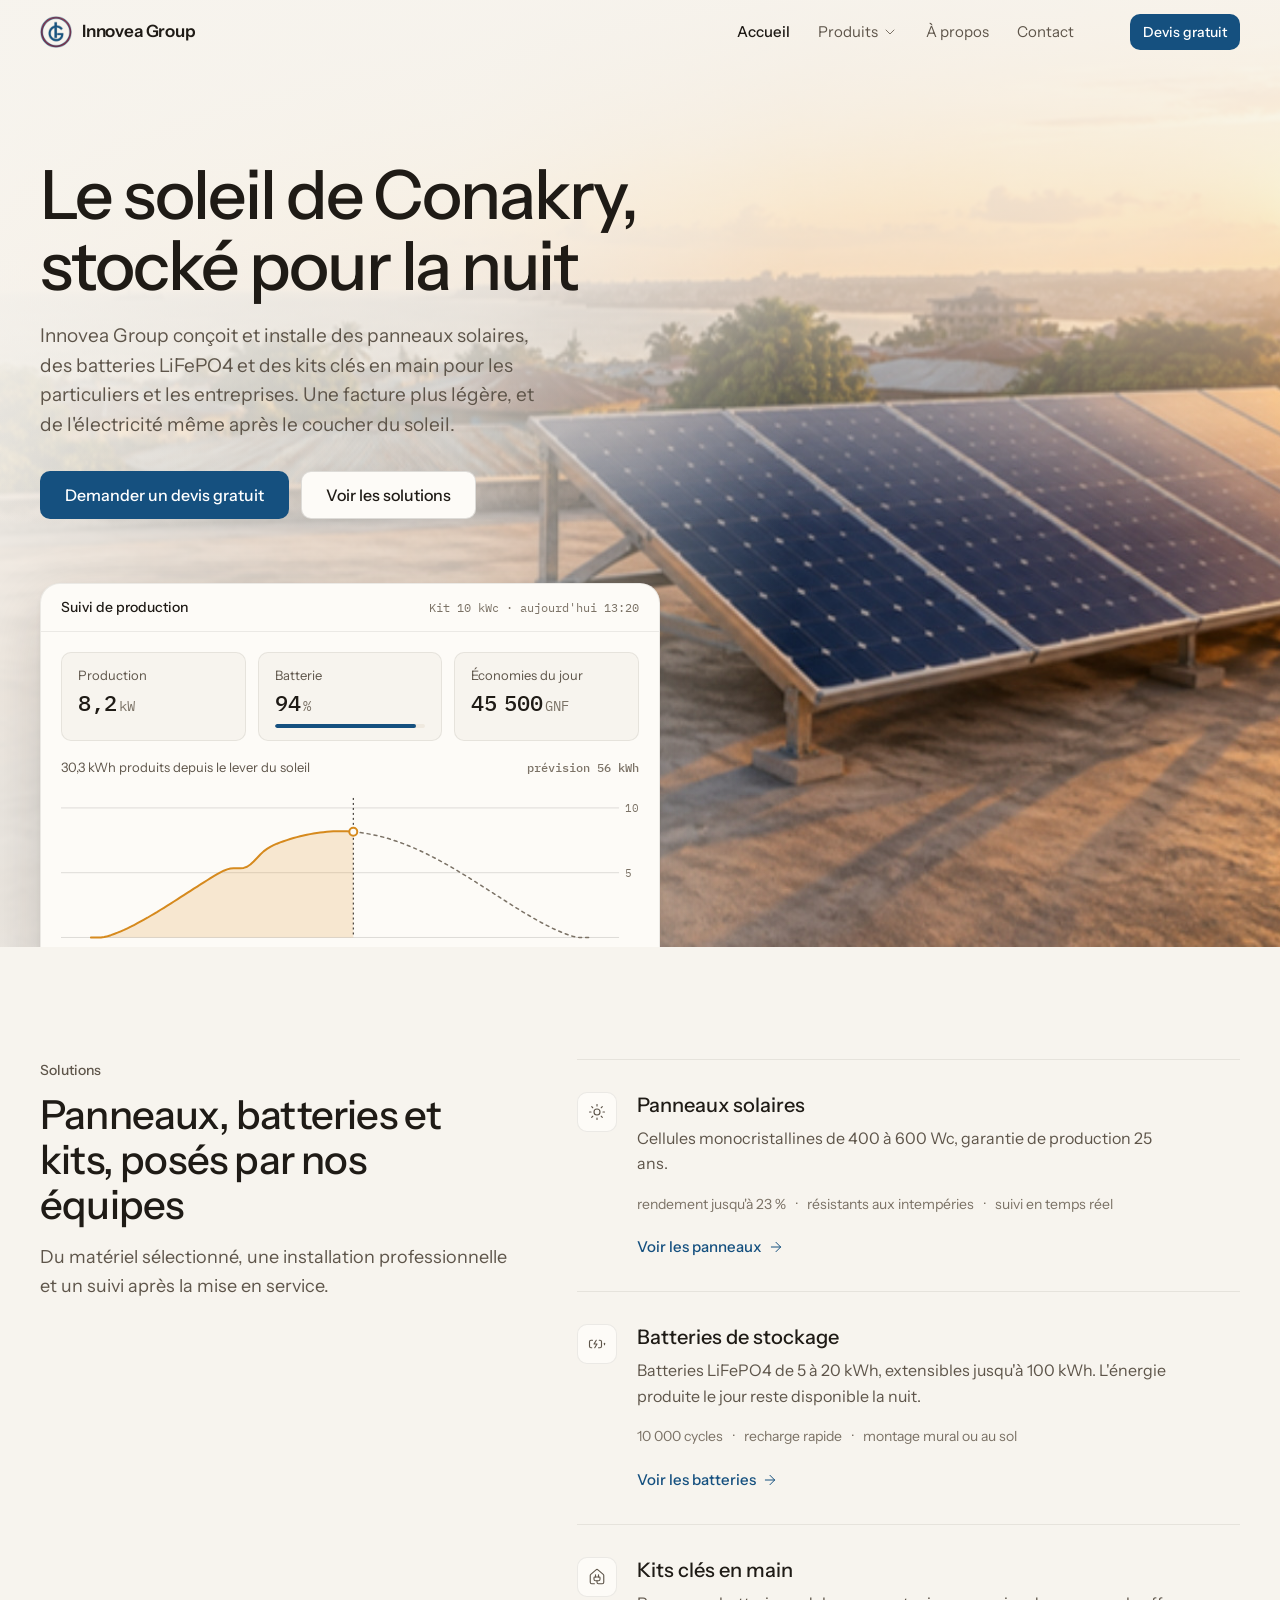
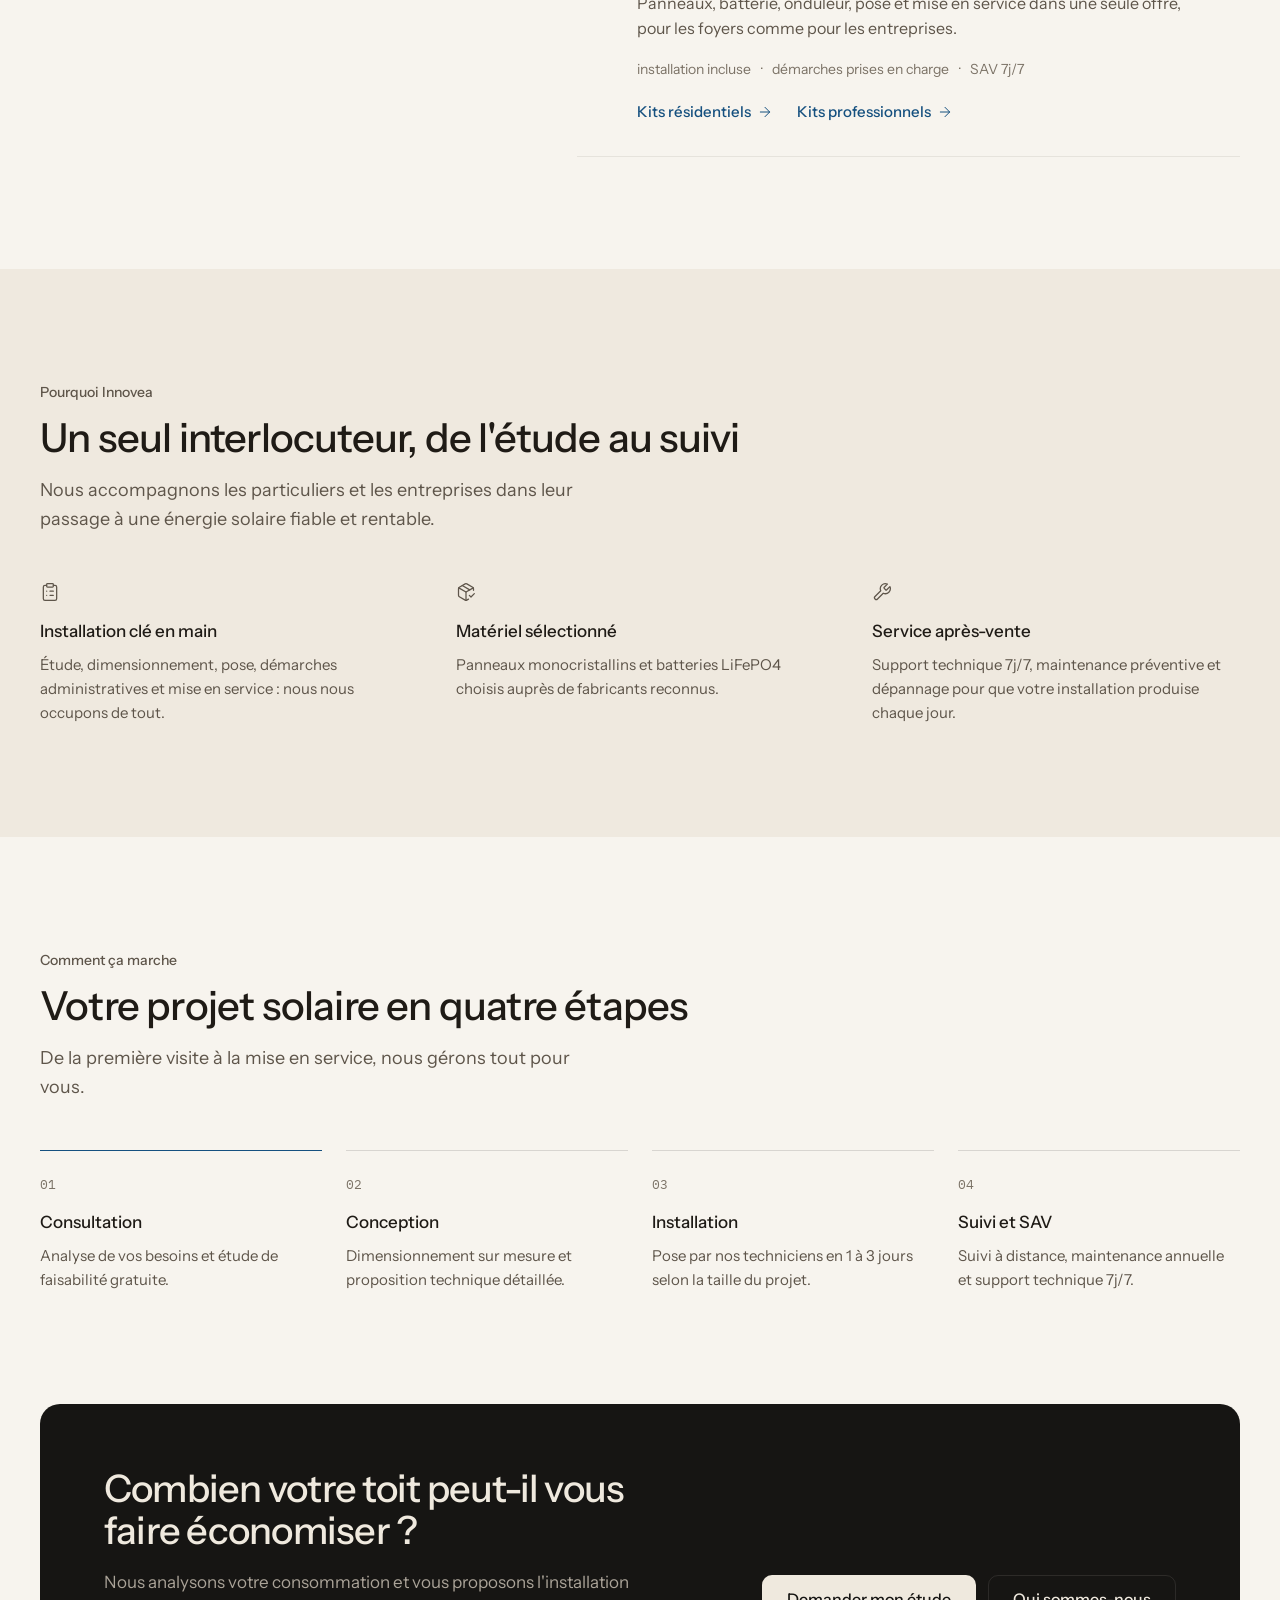
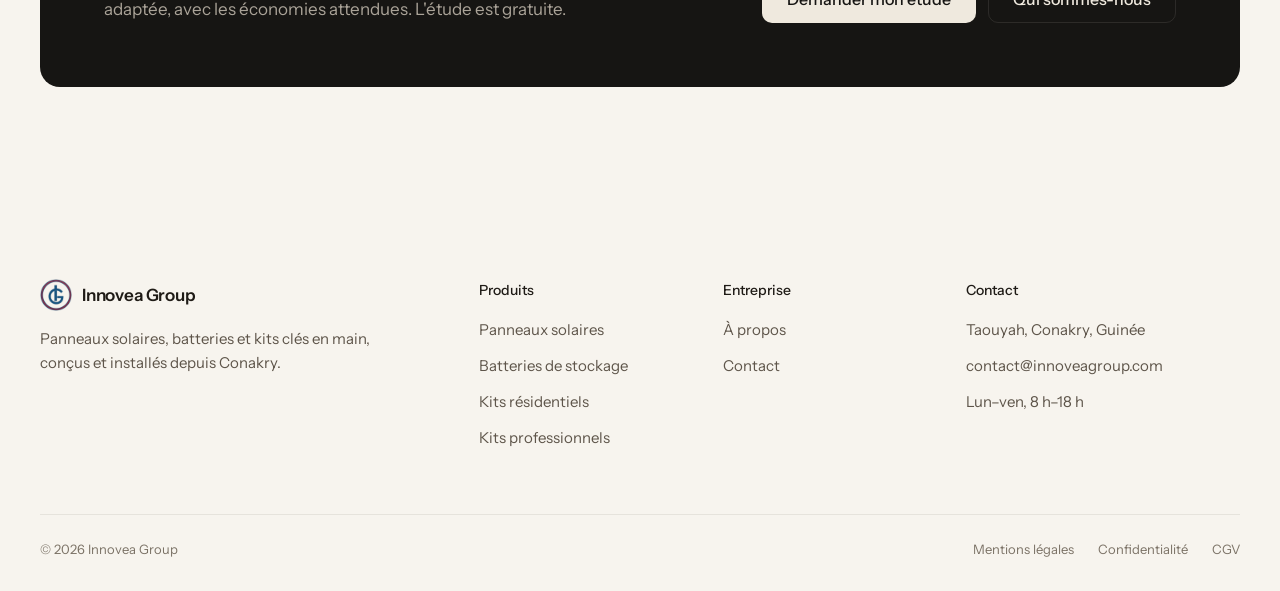
<file: index.html>
<!DOCTYPE html>
<html lang="fr">
<head>
  <meta charset="UTF-8">
  <meta name="viewport" content="width=device-width, initial-scale=1.0">
  <title>Innovea Group · Panneaux solaires et batteries à Conakry</title>
  <meta name="description" content="Innovea Group conçoit et installe des panneaux solaires, des batteries LiFePO4 et des kits clés en main pour les particuliers et les entreprises en Guinée.">
  <meta name="theme-color" content="#f7f4ee">
  <link rel="icon" type="image/png" href="img/favicon.png">
  <link rel="preconnect" href="https://fonts.googleapis.com">
  <link rel="preconnect" href="https://fonts.gstatic.com" crossorigin>
  <link rel="stylesheet" href="https://fonts.googleapis.com/css2?family=IBM+Plex+Mono:wght@400;500&family=Instrument+Sans:wght@400;500;600&display=swap">
  <link rel="stylesheet" href="css/styles.css">
  <link rel="preload" as="image" href="img/hero-toit.jpg" fetchpriority="high">
</head>
<body>
<header class="navbar over-hero" id="navbar">
  <div class="navbar-inner">
    <a href="index.html" class="brand" aria-label="Innovea Group, accueil">
      <img src="img/logo-ig.png" alt="" width="32" height="32">
      <span>Innovea Group</span>
    </a>
    <nav class="nav-links" aria-label="Navigation principale">
      <div class="nav-item"><a href="index.html" class="nav-link active" aria-current="page">Accueil</a></div>
      <div class="nav-item">
        <a href="panneaux-solaires.html" class="nav-link" aria-haspopup="true">Produits<svg class="i" viewBox="0 0 24 24" fill="none" stroke="currentColor" stroke-width="1.5" stroke-linecap="round" stroke-linejoin="round" aria-hidden="true"><path d="m6 9 6 6 6-6" /></svg></a>
        <div class="nav-menu">
        <a href="panneaux-solaires.html"><svg class="i" viewBox="0 0 24 24" fill="none" stroke="currentColor" stroke-width="1.5" stroke-linecap="round" stroke-linejoin="round" aria-hidden="true"><circle cx="12" cy="12" r="4" /> <path d="M12 2v2" /> <path d="M12 20v2" /> <path d="m4.93 4.93 1.41 1.41" /> <path d="m17.66 17.66 1.41 1.41" /> <path d="M2 12h2" /> <path d="M20 12h2" /> <path d="m6.34 17.66-1.41 1.41" /> <path d="m19.07 4.93-1.41 1.41" /></svg>Panneaux solaires</a>
        <a href="batteries.html"><svg class="i" viewBox="0 0 24 24" fill="none" stroke="currentColor" stroke-width="1.5" stroke-linecap="round" stroke-linejoin="round" aria-hidden="true"><path d="M15 7h1a2 2 0 0 1 2 2v6a2 2 0 0 1-2 2h-2" /> <path d="M6 7H4a2 2 0 0 0-2 2v6a2 2 0 0 0 2 2h1" /> <path d="m11 7-3 5h4l-3 5" /> <line x1="22" x2="22" y1="11" y2="13" /></svg>Batteries de stockage</a>
        <a href="kits-residentiels.html"><svg class="i" viewBox="0 0 24 24" fill="none" stroke="currentColor" stroke-width="1.5" stroke-linecap="round" stroke-linejoin="round" aria-hidden="true"><path d="M15 21v-8a1 1 0 0 0-1-1h-4a1 1 0 0 0-1 1v8" /> <path d="M3 10a2 2 0 0 1 .709-1.528l7-5.999a2 2 0 0 1 2.582 0l7 5.999A2 2 0 0 1 21 10v9a2 2 0 0 1-2 2H5a2 2 0 0 1-2-2z" /></svg>Kits résidentiels</a>
        <a href="kits-professionnels.html"><svg class="i" viewBox="0 0 24 24" fill="none" stroke="currentColor" stroke-width="1.5" stroke-linecap="round" stroke-linejoin="round" aria-hidden="true"><path d="M6 22V4a2 2 0 0 1 2-2h8a2 2 0 0 1 2 2v18Z" /> <path d="M6 12H4a2 2 0 0 0-2 2v6a2 2 0 0 0 2 2h2" /> <path d="M18 9h2a2 2 0 0 1 2 2v9a2 2 0 0 1-2 2h-2" /> <path d="M10 6h4" /> <path d="M10 10h4" /> <path d="M10 14h4" /> <path d="M10 18h4" /></svg>Kits professionnels</a>
        </div>
      </div>
      <div class="nav-item"><a href="a-propos.html" class="nav-link">À propos</a></div>
      <div class="nav-item"><a href="contact.html" class="nav-link">Contact</a></div>
    </nav>
    <a href="contact.html" class="btn btn-primary btn-sm nav-cta">Devis gratuit</a>
    <button class="nav-toggle" id="navToggle" aria-label="Ouvrir le menu" aria-expanded="false" aria-controls="mobileNav">
      <svg class="i i-open" viewBox="0 0 24 24" fill="none" stroke="currentColor" stroke-width="1.5" stroke-linecap="round" stroke-linejoin="round" aria-hidden="true"><line x1="4" x2="20" y1="12" y2="12" /> <line x1="4" x2="20" y1="6" y2="6" /> <line x1="4" x2="20" y1="18" y2="18" /></svg><svg class="i i-close" viewBox="0 0 24 24" fill="none" stroke="currentColor" stroke-width="1.5" stroke-linecap="round" stroke-linejoin="round" aria-hidden="true"><path d="M18 6 6 18" /> <path d="m6 6 12 12" /></svg>
    </button>
  </div>
</header>
<nav class="mobile-nav" id="mobileNav" aria-label="Menu mobile">
  <a class="m-link" href="index.html"><svg class="i" viewBox="0 0 24 24" fill="none" stroke="currentColor" stroke-width="1.5" stroke-linecap="round" stroke-linejoin="round" aria-hidden="true"><path d="M15 21v-8a1 1 0 0 0-1-1h-4a1 1 0 0 0-1 1v8" /> <path d="M3 10a2 2 0 0 1 .709-1.528l7-5.999a2 2 0 0 1 2.582 0l7 5.999A2 2 0 0 1 21 10v9a2 2 0 0 1-2 2H5a2 2 0 0 1-2-2z" /></svg>Accueil</a>
  <div class="m-group">Produits</div>
  <a class="m-link" href="panneaux-solaires.html"><svg class="i" viewBox="0 0 24 24" fill="none" stroke="currentColor" stroke-width="1.5" stroke-linecap="round" stroke-linejoin="round" aria-hidden="true"><circle cx="12" cy="12" r="4" /> <path d="M12 2v2" /> <path d="M12 20v2" /> <path d="m4.93 4.93 1.41 1.41" /> <path d="m17.66 17.66 1.41 1.41" /> <path d="M2 12h2" /> <path d="M20 12h2" /> <path d="m6.34 17.66-1.41 1.41" /> <path d="m19.07 4.93-1.41 1.41" /></svg>Panneaux solaires</a>
  <a class="m-link" href="batteries.html"><svg class="i" viewBox="0 0 24 24" fill="none" stroke="currentColor" stroke-width="1.5" stroke-linecap="round" stroke-linejoin="round" aria-hidden="true"><path d="M15 7h1a2 2 0 0 1 2 2v6a2 2 0 0 1-2 2h-2" /> <path d="M6 7H4a2 2 0 0 0-2 2v6a2 2 0 0 0 2 2h1" /> <path d="m11 7-3 5h4l-3 5" /> <line x1="22" x2="22" y1="11" y2="13" /></svg>Batteries de stockage</a>
  <a class="m-link" href="kits-residentiels.html"><svg class="i" viewBox="0 0 24 24" fill="none" stroke="currentColor" stroke-width="1.5" stroke-linecap="round" stroke-linejoin="round" aria-hidden="true"><path d="M15 21v-8a1 1 0 0 0-1-1h-4a1 1 0 0 0-1 1v8" /> <path d="M3 10a2 2 0 0 1 .709-1.528l7-5.999a2 2 0 0 1 2.582 0l7 5.999A2 2 0 0 1 21 10v9a2 2 0 0 1-2 2H5a2 2 0 0 1-2-2z" /></svg>Kits résidentiels</a>
  <a class="m-link" href="kits-professionnels.html"><svg class="i" viewBox="0 0 24 24" fill="none" stroke="currentColor" stroke-width="1.5" stroke-linecap="round" stroke-linejoin="round" aria-hidden="true"><path d="M6 22V4a2 2 0 0 1 2-2h8a2 2 0 0 1 2 2v18Z" /> <path d="M6 12H4a2 2 0 0 0-2 2v6a2 2 0 0 0 2 2h2" /> <path d="M18 9h2a2 2 0 0 1 2 2v9a2 2 0 0 1-2 2h-2" /> <path d="M10 6h4" /> <path d="M10 10h4" /> <path d="M10 14h4" /> <path d="M10 18h4" /></svg>Kits professionnels</a>
  <div class="m-group">Entreprise</div>
  <a class="m-link" href="a-propos.html"><svg class="i" viewBox="0 0 24 24" fill="none" stroke="currentColor" stroke-width="1.5" stroke-linecap="round" stroke-linejoin="round" aria-hidden="true"><circle cx="12" cy="12" r="10" /> <path d="M12 16v-4" /> <path d="M12 8h.01" /></svg>À propos</a>
  <a class="m-link" href="contact.html"><svg class="i" viewBox="0 0 24 24" fill="none" stroke="currentColor" stroke-width="1.5" stroke-linecap="round" stroke-linejoin="round" aria-hidden="true"><rect width="20" height="16" x="2" y="4" rx="2" /> <path d="m22 7-8.97 5.7a1.94 1.94 0 0 1-2.06 0L2 7" /></svg>Contact</a>
  <a href="contact.html" class="btn btn-primary btn-lg btn-block">Demander un devis gratuit</a>
</nav>

<main>
<section class="hero">
  <div class="hero-scene" role="img" aria-label="Toit-terrasse à Conakry équipé de panneaux solaires, en fin d'après-midi"></div>
  <div class="container hero-inner">
    <div class="hero-text">
      <h1 class="hero-title">Le soleil de Conakry, stocké pour la nuit</h1>
      <p class="hero-lead">Innovea Group conçoit et installe des panneaux solaires, des batteries LiFePO4 et des kits clés en main pour les particuliers et les entreprises. Une facture plus légère, et de l'électricité même après le coucher du soleil.</p>
      <div class="actions">
        <a href="contact.html" class="btn btn-primary btn-lg">Demander un devis gratuit</a>
        <a href="#solutions" class="btn btn-secondary btn-lg">Voir les solutions</a>
      </div>
    </div>

    <div class="hero-window">
      <div class="window" aria-label="Aperçu de l'application de suivi de production">
        <div class="window-bar">
          <span class="window-title">Suivi de production</span>
          <span class="window-meta">Kit 10 kWc · aujourd'hui 13:20</span>
        </div>
        <div class="window-body">
          <div class="readings">
            <div class="reading">
              <div class="reading-label">Production</div>
              <div class="reading-value">8,2<span class="unit">kW</span></div>
            </div>
            <div class="reading">
              <div class="reading-label">Batterie</div>
              <div class="reading-value">94<span class="unit">%</span></div>
              <div class="gauge"><span style="width:94%"></span></div>
            </div>
            <div class="reading">
              <div class="reading-label">Économies du jour</div>
              <div class="reading-value">45 500<span class="unit">GNF</span></div>
            </div>
          </div>
          <div class="curve">
            <div class="curve-head">
              <span>30,3 kWh produits depuis le lever du soleil</span>
              <span class="num">prévision 56 kWh</span>
            </div>
            <svg viewBox="0 0 580 180" role="img" aria-label="Courbe de production solaire de la journée : 30 kWh produits à 13 h 20, environ 56 kWh prévus">
  <g class="grid"><line x1="0" x2="560" y1="152" y2="152"/><line x1="0" x2="560" y1="87" y2="87"/><line x1="0" x2="560" y1="22" y2="22"/></g>
  <g class="axis"><text x="40" y="172" text-anchor="middle">07h</text><text x="160" y="172" text-anchor="middle">10h</text><text x="280" y="172" text-anchor="middle">13h</text><text x="400" y="172" text-anchor="middle">16h</text><text x="520" y="172" text-anchor="middle">19h</text><text x="566" y="91">5</text><text x="566" y="26">10</text></g>
  <path class="area" d="M30.0 152.0 L33.3 152.0 L36.7 152.0 L40.0 152.0 L43.3 151.5 L46.7 150.7 L50.0 149.7 L53.3 148.5 L56.7 147.2 L60.0 145.8 L63.3 144.4 L66.7 142.8 L70.0 141.2 L73.3 139.5 L76.7 137.7 L80.0 135.9 L83.3 134.1 L86.7 132.2 L90.0 130.2 L93.3 128.3 L96.7 126.3 L100.0 124.2 L103.3 122.2 L106.7 120.1 L110.0 118.0 L113.3 115.9 L116.7 113.7 L120.0 111.6 L123.3 109.5 L126.7 107.3 L130.0 105.2 L133.3 103.0 L136.7 100.9 L140.0 98.8 L143.3 96.7 L146.7 94.6 L150.0 92.5 L153.3 90.5 L156.7 88.5 L160.0 86.6 L163.3 85.0 L166.7 83.7 L170.0 82.8 L173.3 82.5 L176.7 82.5 L180.0 82.6 L183.3 82.2 L186.7 81.0 L190.0 78.8 L193.3 75.7 L196.7 72.2 L200.0 68.7 L203.3 65.6 L206.7 63.1 L210.0 61.0 L213.3 59.4 L216.7 57.9 L220.0 56.6 L223.3 55.4 L226.7 54.3 L230.0 53.2 L233.3 52.2 L236.7 51.3 L240.0 50.5 L243.3 49.7 L246.7 48.9 L250.0 48.3 L253.3 47.7 L256.7 47.1 L260.0 46.7 L263.3 46.3 L266.7 46.0 L270.0 45.7 L273.3 45.5 L276.7 45.4 L280.0 45.4 L283.3 45.4 L286.7 45.5 L290.0 45.7 L293.3 46.0 L293.3 152 L30.0 152 Z"/>
  <path class="line" d="M30.0 152.0 L33.3 152.0 L36.7 152.0 L40.0 152.0 L43.3 151.5 L46.7 150.7 L50.0 149.7 L53.3 148.5 L56.7 147.2 L60.0 145.8 L63.3 144.4 L66.7 142.8 L70.0 141.2 L73.3 139.5 L76.7 137.7 L80.0 135.9 L83.3 134.1 L86.7 132.2 L90.0 130.2 L93.3 128.3 L96.7 126.3 L100.0 124.2 L103.3 122.2 L106.7 120.1 L110.0 118.0 L113.3 115.9 L116.7 113.7 L120.0 111.6 L123.3 109.5 L126.7 107.3 L130.0 105.2 L133.3 103.0 L136.7 100.9 L140.0 98.8 L143.3 96.7 L146.7 94.6 L150.0 92.5 L153.3 90.5 L156.7 88.5 L160.0 86.6 L163.3 85.0 L166.7 83.7 L170.0 82.8 L173.3 82.5 L176.7 82.5 L180.0 82.6 L183.3 82.2 L186.7 81.0 L190.0 78.8 L193.3 75.7 L196.7 72.2 L200.0 68.7 L203.3 65.6 L206.7 63.1 L210.0 61.0 L213.3 59.4 L216.7 57.9 L220.0 56.6 L223.3 55.4 L226.7 54.3 L230.0 53.2 L233.3 52.2 L236.7 51.3 L240.0 50.5 L243.3 49.7 L246.7 48.9 L250.0 48.3 L253.3 47.7 L256.7 47.1 L260.0 46.7 L263.3 46.3 L266.7 46.0 L270.0 45.7 L273.3 45.5 L276.7 45.4 L280.0 45.4 L283.3 45.4 L286.7 45.5 L290.0 45.7 L293.3 46.0"/>
  <path class="forecast" d="M293.3 46.0 L296.7 46.3 L300.0 46.7 L303.3 47.1 L306.7 47.7 L310.0 48.3 L313.3 48.9 L316.7 49.7 L320.0 50.5 L323.3 51.3 L326.7 52.2 L330.0 53.2 L333.3 54.3 L336.7 55.4 L340.0 56.6 L343.3 57.8 L346.7 59.1 L350.0 60.5 L353.3 61.9 L356.7 63.3 L360.0 64.8 L363.3 66.4 L366.7 68.0 L370.0 69.7 L373.3 71.4 L376.7 73.1 L380.0 74.9 L383.3 76.7 L386.7 78.6 L390.0 80.5 L393.3 82.4 L396.7 84.4 L400.0 86.4 L403.3 88.4 L406.7 90.4 L410.0 92.5 L413.3 94.6 L416.7 96.7 L420.0 98.8 L423.3 100.9 L426.7 103.0 L430.0 105.2 L433.3 107.3 L436.7 109.5 L440.0 111.6 L443.3 113.7 L446.7 115.9 L450.0 118.0 L453.3 120.1 L456.7 122.2 L460.0 124.2 L463.3 126.3 L466.7 128.3 L470.0 130.2 L473.3 132.2 L476.7 134.1 L480.0 135.9 L483.3 137.7 L486.7 139.5 L490.0 141.2 L493.3 142.8 L496.7 144.4 L500.0 145.8 L503.3 147.2 L506.7 148.5 L510.0 149.7 L513.3 150.7 L516.7 151.5 L520.0 152.0 L523.3 152.0 L526.7 152.0 L530.0 152.0"/>
  <g class="now"><line x1="293.3" x2="293.3" y1="12" y2="152"/><circle cx="293.3" cy="46.0" r="4"/></g>
</svg>
          </div>
        </div>
      </div>
    </div>
  </div>
</section>

<section class="section" id="solutions">
  <div class="container split">
    <div class="sticky">
      <p class="eyebrow">Solutions</p>
      <h2 class="title">Panneaux, batteries et kits, posés par nos équipes</h2>
      <p class="lead">Du matériel sélectionné, une installation professionnelle et un suivi après la mise en service.</p>
    </div>
    <div class="rows">
      <article class="row">
        <div class="row-icon"><svg class="i" viewBox="0 0 24 24" fill="none" stroke="currentColor" stroke-width="1.5" stroke-linecap="round" stroke-linejoin="round" aria-hidden="true"><circle cx="12" cy="12" r="4" /> <path d="M12 2v2" /> <path d="M12 20v2" /> <path d="m4.93 4.93 1.41 1.41" /> <path d="m17.66 17.66 1.41 1.41" /> <path d="M2 12h2" /> <path d="M20 12h2" /> <path d="m6.34 17.66-1.41 1.41" /> <path d="m19.07 4.93-1.41 1.41" /></svg></div>
        <div>
          <h3>Panneaux solaires</h3>
          <p>Cellules monocristallines de 400 à 600 Wc, garantie de production 25 ans.</p>
          <ul class="specs">
            <li>rendement jusqu'à 23 %</li>
            <li>résistants aux intempéries</li>
            <li>suivi en temps réel</li>
          </ul>
          <div class="row-links"><a class="link" href="panneaux-solaires.html">Voir les panneaux<svg class="i i-16" viewBox="0 0 24 24" fill="none" stroke="currentColor" stroke-width="1.5" stroke-linecap="round" stroke-linejoin="round" aria-hidden="true"><path d="M5 12h14" /> <path d="m12 5 7 7-7 7" /></svg></a></div>
        </div>
      </article>
      <article class="row">
        <div class="row-icon"><svg class="i" viewBox="0 0 24 24" fill="none" stroke="currentColor" stroke-width="1.5" stroke-linecap="round" stroke-linejoin="round" aria-hidden="true"><path d="M15 7h1a2 2 0 0 1 2 2v6a2 2 0 0 1-2 2h-2" /> <path d="M6 7H4a2 2 0 0 0-2 2v6a2 2 0 0 0 2 2h1" /> <path d="m11 7-3 5h4l-3 5" /> <line x1="22" x2="22" y1="11" y2="13" /></svg></div>
        <div>
          <h3>Batteries de stockage</h3>
          <p>Batteries LiFePO4 de 5 à 20 kWh, extensibles jusqu'à 100 kWh. L'énergie produite le jour reste disponible la nuit.</p>
          <ul class="specs">
            <li>10 000 cycles</li>
            <li>recharge rapide</li>
            <li>montage mural ou au sol</li>
          </ul>
          <div class="row-links"><a class="link" href="batteries.html">Voir les batteries<svg class="i i-16" viewBox="0 0 24 24" fill="none" stroke="currentColor" stroke-width="1.5" stroke-linecap="round" stroke-linejoin="round" aria-hidden="true"><path d="M5 12h14" /> <path d="m12 5 7 7-7 7" /></svg></a></div>
        </div>
      </article>
      <article class="row">
        <div class="row-icon"><svg class="i" viewBox="0 0 24 24" fill="none" stroke="currentColor" stroke-width="1.5" stroke-linecap="round" stroke-linejoin="round" aria-hidden="true"><path d="M10 12V8.964" /> <path d="M14 12V8.964" /> <path d="M15 12a1 1 0 0 1 1 1v2a2 2 0 0 1-2 2h-4a2 2 0 0 1-2-2v-2a1 1 0 0 1 1-1z" /> <path d="M8.5 21H5a2 2 0 0 1-2-2v-9a2 2 0 0 1 .709-1.528l7-5.999a2 2 0 0 1 2.582 0l7 5.999A2 2 0 0 1 21 10v9a2 2 0 0 1-2 2h-5a2 2 0 0 1-2-2v-2" /></svg></div>
        <div>
          <h3>Kits clés en main</h3>
          <p>Panneaux, batterie, onduleur, pose et mise en service dans une seule offre, pour les foyers comme pour les entreprises.</p>
          <ul class="specs">
            <li>installation incluse</li>
            <li>démarches prises en charge</li>
            <li>SAV 7j/7</li>
          </ul>
          <div class="row-links">
            <a class="link" href="kits-residentiels.html">Kits résidentiels<svg class="i i-16" viewBox="0 0 24 24" fill="none" stroke="currentColor" stroke-width="1.5" stroke-linecap="round" stroke-linejoin="round" aria-hidden="true"><path d="M5 12h14" /> <path d="m12 5 7 7-7 7" /></svg></a>
            <a class="link" href="kits-professionnels.html">Kits professionnels<svg class="i i-16" viewBox="0 0 24 24" fill="none" stroke="currentColor" stroke-width="1.5" stroke-linecap="round" stroke-linejoin="round" aria-hidden="true"><path d="M5 12h14" /> <path d="m12 5 7 7-7 7" /></svg></a>
          </div>
        </div>
      </article>
    </div>
  </div>
</section>

<section class="section section-alt">
  <div class="container">
    <div class="section-head">
      <p class="eyebrow">Pourquoi Innovea</p>
      <h2 class="title">Un seul interlocuteur, de l'étude au suivi</h2>
      <p class="lead">Nous accompagnons les particuliers et les entreprises dans leur passage à une énergie solaire fiable et rentable.</p>
    </div>
    <div class="features">
      <div class="feature">
        <svg class="i" viewBox="0 0 24 24" fill="none" stroke="currentColor" stroke-width="1.5" stroke-linecap="round" stroke-linejoin="round" aria-hidden="true"><rect width="8" height="4" x="8" y="2" rx="1" ry="1" /> <path d="M16 4h2a2 2 0 0 1 2 2v14a2 2 0 0 1-2 2H6a2 2 0 0 1-2-2V6a2 2 0 0 1 2-2h2" /> <path d="M12 11h4" /> <path d="M12 16h4" /> <path d="M8 11h.01" /> <path d="M8 16h.01" /></svg>
        <h3>Installation clé en main</h3>
        <p>Étude, dimensionnement, pose, démarches administratives et mise en service : nous nous occupons de tout.</p>
      </div>
      <div class="feature">
        <svg class="i" viewBox="0 0 24 24" fill="none" stroke="currentColor" stroke-width="1.5" stroke-linecap="round" stroke-linejoin="round" aria-hidden="true"><path d="m16 16 2 2 4-4" /> <path d="M21 10V8a2 2 0 0 0-1-1.73l-7-4a2 2 0 0 0-2 0l-7 4A2 2 0 0 0 3 8v8a2 2 0 0 0 1 1.73l7 4a2 2 0 0 0 2 0l2-1.14" /> <path d="m7.5 4.27 9 5.15" /> <polyline points="3.29 7 12 12 20.71 7" /> <line x1="12" x2="12" y1="22" y2="12" /></svg>
        <h3>Matériel sélectionné</h3>
        <p>Panneaux monocristallins et batteries LiFePO4 choisis auprès de fabricants reconnus.</p>
      </div>
      <div class="feature">
        <svg class="i" viewBox="0 0 24 24" fill="none" stroke="currentColor" stroke-width="1.5" stroke-linecap="round" stroke-linejoin="round" aria-hidden="true"><path d="M14.7 6.3a1 1 0 0 0 0 1.4l1.6 1.6a1 1 0 0 0 1.4 0l3.77-3.77a6 6 0 0 1-7.94 7.94l-6.91 6.91a2.12 2.12 0 0 1-3-3l6.91-6.91a6 6 0 0 1 7.94-7.94l-3.76 3.76z" /></svg>
        <h3>Service après-vente</h3>
        <p>Support technique 7j/7, maintenance préventive et dépannage pour que votre installation produise chaque jour.</p>
      </div>
    </div>
  </div>
</section>

<section class="section">
  <div class="container">
    <div class="section-head">
      <p class="eyebrow">Comment ça marche</p>
      <h2 class="title">Votre projet solaire en quatre étapes</h2>
      <p class="lead">De la première visite à la mise en service, nous gérons tout pour vous.</p>
    </div>
    <ol class="steps">
      <li class="step">
        <span class="step-num">01</span>
        <h3>Consultation</h3>
        <p>Analyse de vos besoins et étude de faisabilité gratuite.</p>
      </li>
      <li class="step">
        <span class="step-num">02</span>
        <h3>Conception</h3>
        <p>Dimensionnement sur mesure et proposition technique détaillée.</p>
      </li>
      <li class="step">
        <span class="step-num">03</span>
        <h3>Installation</h3>
        <p>Pose par nos techniciens en 1 à 3 jours selon la taille du projet.</p>
      </li>
      <li class="step">
        <span class="step-num">04</span>
        <h3>Suivi et SAV</h3>
        <p>Suivi à distance, maintenance annuelle et support technique 7j/7.</p>
      </li>
    </ol>
  </div>
</section>

<section class="section">
  <div class="container">
    <div class="cta">
      <div>
        <h2>Combien votre toit peut-il vous faire économiser ?</h2>
        <p>Nous analysons votre consommation et vous proposons l'installation adaptée, avec les économies attendues. L'étude est gratuite.</p>
      </div>
      <div class="actions">
        <a href="contact.html" class="btn btn-light btn-lg">Demander mon étude</a>
        <a href="a-propos.html" class="btn btn-ghost-dark btn-lg">Qui sommes-nous</a>
      </div>
    </div>
  </div>
</section>
</main>

<footer class="footer">
  <div class="container">
    <div class="footer-grid">
      <div class="footer-brand">
        <a href="index.html" class="brand"><img src="img/logo-ig.png" alt="" width="32" height="32"><span>Innovea Group</span></a>
        <p>Panneaux solaires, batteries et kits clés en main, conçus et installés depuis Conakry.</p>
      </div>
      <div>
        <div class="footer-title">Produits</div>
        <ul class="footer-links">
          <li><a href="panneaux-solaires.html">Panneaux solaires</a></li>
          <li><a href="batteries.html">Batteries de stockage</a></li>
          <li><a href="kits-residentiels.html">Kits résidentiels</a></li>
          <li><a href="kits-professionnels.html">Kits professionnels</a></li>
        </ul>
      </div>
      <div>
        <div class="footer-title">Entreprise</div>
        <ul class="footer-links">
          <li><a href="a-propos.html">À propos</a></li>
          <li><a href="contact.html">Contact</a></li>
        </ul>
      </div>
      <div>
        <div class="footer-title">Contact</div>
        <ul class="footer-links">
          <li>Taouyah, Conakry, Guinée</li>
          <li><a href="mailto:contact@innoveagroup.com">contact@innoveagroup.com</a></li>
          <li>Lun–ven, 8 h–18 h</li>
        </ul>
      </div>
    </div>
    <div class="footer-bottom">
      <span>© 2026 Innovea Group</span>
      <nav aria-label="Informations légales">
        <a href="#">Mentions légales</a>
        <a href="#">Confidentialité</a>
        <a href="#">CGV</a>
      </nav>
    </div>
  </div>
</footer>

<script src="js/main.js"></script>
</body>
</html>
</file>
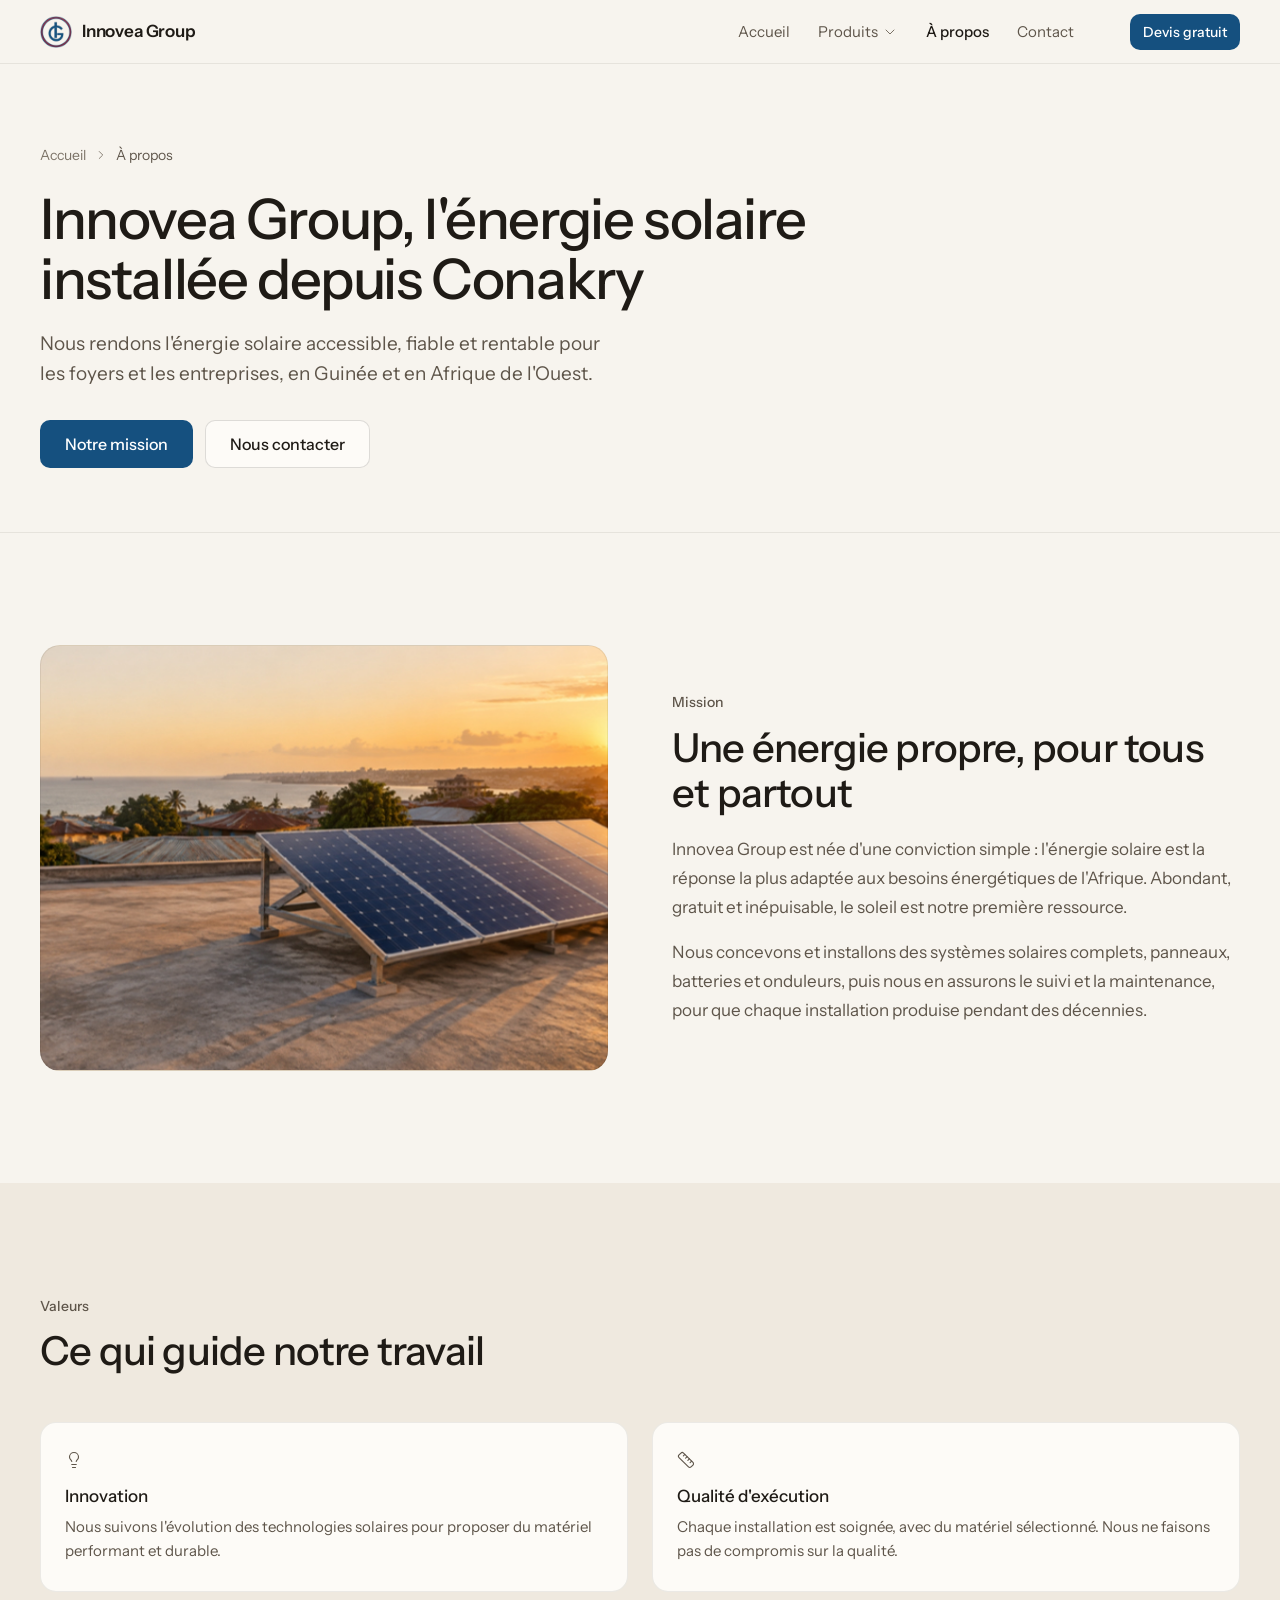
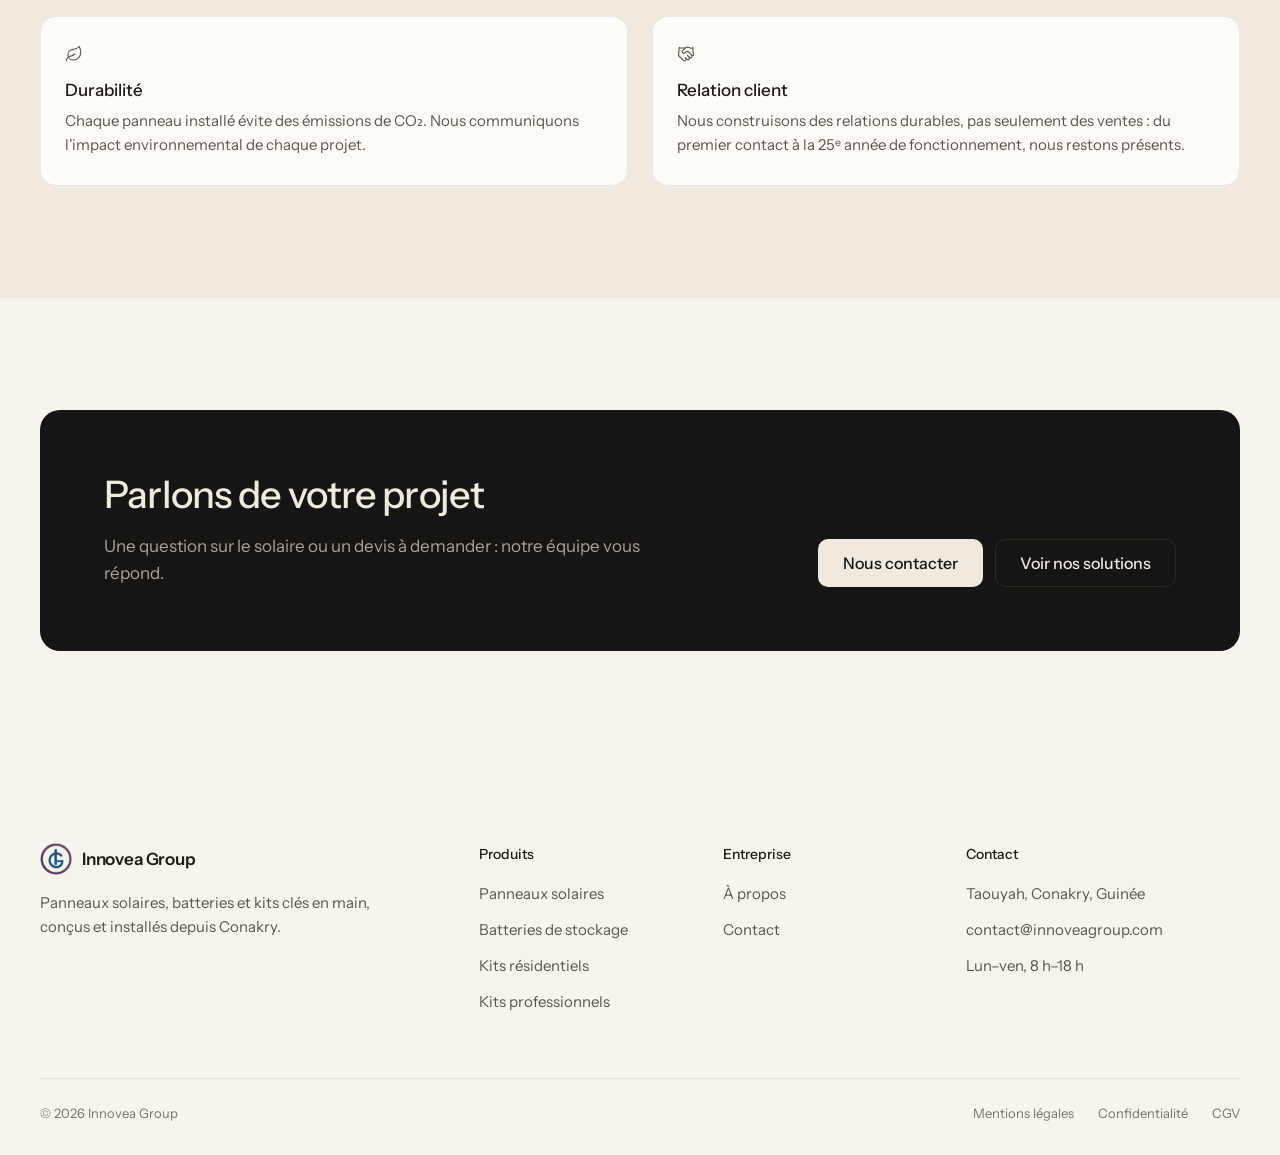
<file: a-propos.html>
<!DOCTYPE html>
<html lang="fr">
<head>
  <meta charset="UTF-8">
  <meta name="viewport" content="width=device-width, initial-scale=1.0">
  <title>À propos · Innovea Group</title>
  <meta name="description" content="Innovea Group rend l'énergie solaire accessible, fiable et rentable pour les foyers et les entreprises en Guinée.">
  <meta name="theme-color" content="#f7f4ee">
  <link rel="icon" type="image/png" href="img/favicon.png">
  <link rel="preconnect" href="https://fonts.googleapis.com">
  <link rel="preconnect" href="https://fonts.gstatic.com" crossorigin>
  <link rel="stylesheet" href="https://fonts.googleapis.com/css2?family=IBM+Plex+Mono:wght@400;500&family=Instrument+Sans:wght@400;500;600&display=swap">
  <link rel="stylesheet" href="css/styles.css">
</head>
<body>
<header class="navbar" id="navbar">
  <div class="navbar-inner">
    <a href="index.html" class="brand" aria-label="Innovea Group, accueil">
      <img src="img/logo-ig.png" alt="" width="32" height="32">
      <span>Innovea Group</span>
    </a>
    <nav class="nav-links" aria-label="Navigation principale">
      <div class="nav-item"><a href="index.html" class="nav-link">Accueil</a></div>
      <div class="nav-item">
        <a href="panneaux-solaires.html" class="nav-link" aria-haspopup="true">Produits<svg class="i" viewBox="0 0 24 24" fill="none" stroke="currentColor" stroke-width="1.5" stroke-linecap="round" stroke-linejoin="round" aria-hidden="true"><path d="m6 9 6 6 6-6" /></svg></a>
        <div class="nav-menu">
        <a href="panneaux-solaires.html"><svg class="i" viewBox="0 0 24 24" fill="none" stroke="currentColor" stroke-width="1.5" stroke-linecap="round" stroke-linejoin="round" aria-hidden="true"><circle cx="12" cy="12" r="4" /> <path d="M12 2v2" /> <path d="M12 20v2" /> <path d="m4.93 4.93 1.41 1.41" /> <path d="m17.66 17.66 1.41 1.41" /> <path d="M2 12h2" /> <path d="M20 12h2" /> <path d="m6.34 17.66-1.41 1.41" /> <path d="m19.07 4.93-1.41 1.41" /></svg>Panneaux solaires</a>
        <a href="batteries.html"><svg class="i" viewBox="0 0 24 24" fill="none" stroke="currentColor" stroke-width="1.5" stroke-linecap="round" stroke-linejoin="round" aria-hidden="true"><path d="M15 7h1a2 2 0 0 1 2 2v6a2 2 0 0 1-2 2h-2" /> <path d="M6 7H4a2 2 0 0 0-2 2v6a2 2 0 0 0 2 2h1" /> <path d="m11 7-3 5h4l-3 5" /> <line x1="22" x2="22" y1="11" y2="13" /></svg>Batteries de stockage</a>
        <a href="kits-residentiels.html"><svg class="i" viewBox="0 0 24 24" fill="none" stroke="currentColor" stroke-width="1.5" stroke-linecap="round" stroke-linejoin="round" aria-hidden="true"><path d="M15 21v-8a1 1 0 0 0-1-1h-4a1 1 0 0 0-1 1v8" /> <path d="M3 10a2 2 0 0 1 .709-1.528l7-5.999a2 2 0 0 1 2.582 0l7 5.999A2 2 0 0 1 21 10v9a2 2 0 0 1-2 2H5a2 2 0 0 1-2-2z" /></svg>Kits résidentiels</a>
        <a href="kits-professionnels.html"><svg class="i" viewBox="0 0 24 24" fill="none" stroke="currentColor" stroke-width="1.5" stroke-linecap="round" stroke-linejoin="round" aria-hidden="true"><path d="M6 22V4a2 2 0 0 1 2-2h8a2 2 0 0 1 2 2v18Z" /> <path d="M6 12H4a2 2 0 0 0-2 2v6a2 2 0 0 0 2 2h2" /> <path d="M18 9h2a2 2 0 0 1 2 2v9a2 2 0 0 1-2 2h-2" /> <path d="M10 6h4" /> <path d="M10 10h4" /> <path d="M10 14h4" /> <path d="M10 18h4" /></svg>Kits professionnels</a>
        </div>
      </div>
      <div class="nav-item"><a href="a-propos.html" class="nav-link active" aria-current="page">À propos</a></div>
      <div class="nav-item"><a href="contact.html" class="nav-link">Contact</a></div>
    </nav>
    <a href="contact.html" class="btn btn-primary btn-sm nav-cta">Devis gratuit</a>
    <button class="nav-toggle" id="navToggle" aria-label="Ouvrir le menu" aria-expanded="false" aria-controls="mobileNav">
      <svg class="i i-open" viewBox="0 0 24 24" fill="none" stroke="currentColor" stroke-width="1.5" stroke-linecap="round" stroke-linejoin="round" aria-hidden="true"><line x1="4" x2="20" y1="12" y2="12" /> <line x1="4" x2="20" y1="6" y2="6" /> <line x1="4" x2="20" y1="18" y2="18" /></svg><svg class="i i-close" viewBox="0 0 24 24" fill="none" stroke="currentColor" stroke-width="1.5" stroke-linecap="round" stroke-linejoin="round" aria-hidden="true"><path d="M18 6 6 18" /> <path d="m6 6 12 12" /></svg>
    </button>
  </div>
</header>
<nav class="mobile-nav" id="mobileNav" aria-label="Menu mobile">
  <a class="m-link" href="index.html"><svg class="i" viewBox="0 0 24 24" fill="none" stroke="currentColor" stroke-width="1.5" stroke-linecap="round" stroke-linejoin="round" aria-hidden="true"><path d="M15 21v-8a1 1 0 0 0-1-1h-4a1 1 0 0 0-1 1v8" /> <path d="M3 10a2 2 0 0 1 .709-1.528l7-5.999a2 2 0 0 1 2.582 0l7 5.999A2 2 0 0 1 21 10v9a2 2 0 0 1-2 2H5a2 2 0 0 1-2-2z" /></svg>Accueil</a>
  <div class="m-group">Produits</div>
  <a class="m-link" href="panneaux-solaires.html"><svg class="i" viewBox="0 0 24 24" fill="none" stroke="currentColor" stroke-width="1.5" stroke-linecap="round" stroke-linejoin="round" aria-hidden="true"><circle cx="12" cy="12" r="4" /> <path d="M12 2v2" /> <path d="M12 20v2" /> <path d="m4.93 4.93 1.41 1.41" /> <path d="m17.66 17.66 1.41 1.41" /> <path d="M2 12h2" /> <path d="M20 12h2" /> <path d="m6.34 17.66-1.41 1.41" /> <path d="m19.07 4.93-1.41 1.41" /></svg>Panneaux solaires</a>
  <a class="m-link" href="batteries.html"><svg class="i" viewBox="0 0 24 24" fill="none" stroke="currentColor" stroke-width="1.5" stroke-linecap="round" stroke-linejoin="round" aria-hidden="true"><path d="M15 7h1a2 2 0 0 1 2 2v6a2 2 0 0 1-2 2h-2" /> <path d="M6 7H4a2 2 0 0 0-2 2v6a2 2 0 0 0 2 2h1" /> <path d="m11 7-3 5h4l-3 5" /> <line x1="22" x2="22" y1="11" y2="13" /></svg>Batteries de stockage</a>
  <a class="m-link" href="kits-residentiels.html"><svg class="i" viewBox="0 0 24 24" fill="none" stroke="currentColor" stroke-width="1.5" stroke-linecap="round" stroke-linejoin="round" aria-hidden="true"><path d="M15 21v-8a1 1 0 0 0-1-1h-4a1 1 0 0 0-1 1v8" /> <path d="M3 10a2 2 0 0 1 .709-1.528l7-5.999a2 2 0 0 1 2.582 0l7 5.999A2 2 0 0 1 21 10v9a2 2 0 0 1-2 2H5a2 2 0 0 1-2-2z" /></svg>Kits résidentiels</a>
  <a class="m-link" href="kits-professionnels.html"><svg class="i" viewBox="0 0 24 24" fill="none" stroke="currentColor" stroke-width="1.5" stroke-linecap="round" stroke-linejoin="round" aria-hidden="true"><path d="M6 22V4a2 2 0 0 1 2-2h8a2 2 0 0 1 2 2v18Z" /> <path d="M6 12H4a2 2 0 0 0-2 2v6a2 2 0 0 0 2 2h2" /> <path d="M18 9h2a2 2 0 0 1 2 2v9a2 2 0 0 1-2 2h-2" /> <path d="M10 6h4" /> <path d="M10 10h4" /> <path d="M10 14h4" /> <path d="M10 18h4" /></svg>Kits professionnels</a>
  <div class="m-group">Entreprise</div>
  <a class="m-link" href="a-propos.html"><svg class="i" viewBox="0 0 24 24" fill="none" stroke="currentColor" stroke-width="1.5" stroke-linecap="round" stroke-linejoin="round" aria-hidden="true"><circle cx="12" cy="12" r="10" /> <path d="M12 16v-4" /> <path d="M12 8h.01" /></svg>À propos</a>
  <a class="m-link" href="contact.html"><svg class="i" viewBox="0 0 24 24" fill="none" stroke="currentColor" stroke-width="1.5" stroke-linecap="round" stroke-linejoin="round" aria-hidden="true"><rect width="20" height="16" x="2" y="4" rx="2" /> <path d="m22 7-8.97 5.7a1.94 1.94 0 0 1-2.06 0L2 7" /></svg>Contact</a>
  <a href="contact.html" class="btn btn-primary btn-lg btn-block">Demander un devis gratuit</a>
</nav>

<main>
<section class="page-hero">
  <div class="container">
    <nav class="breadcrumb" aria-label="Fil d'Ariane"><a href="index.html">Accueil</a><svg class="i" viewBox="0 0 24 24" fill="none" stroke="currentColor" stroke-width="1.5" stroke-linecap="round" stroke-linejoin="round" aria-hidden="true"><path d="m9 18 6-6-6-6" /></svg><span aria-current="page">À propos</span></nav>
    <h1 class="page-title">Innovea Group, l'énergie solaire installée depuis Conakry</h1>
    <p class="page-lead">Nous rendons l'énergie solaire accessible, fiable et rentable pour les foyers et les entreprises, en Guinée et en Afrique de l'Ouest.</p>
    <div class="actions">
      <a href="#mission" class="btn btn-primary btn-lg">Notre mission</a>
      <a href="contact.html" class="btn btn-secondary btn-lg">Nous contacter</a>
    </div>
  </div>
</section>

<section class="section" id="mission">
  <div class="container split-even">
    <div class="photo" role="img" aria-label="Panneaux solaires installés sur un toit-terrasse à Conakry"></div>
    <div>
      <p class="eyebrow">Mission</p>
      <h2 class="title">Une énergie propre, pour tous et partout</h2>
      <div class="prose" style="margin-top:20px">
        <p>Innovea Group est née d'une conviction simple : l'énergie solaire est la réponse la plus adaptée aux besoins énergétiques de l'Afrique. Abondant, gratuit et inépuisable, le soleil est notre première ressource.</p>
        <p>Nous concevons et installons des systèmes solaires complets, panneaux, batteries et onduleurs, puis nous en assurons le suivi et la maintenance, pour que chaque installation produise pendant des décennies.</p>
      </div>
    </div>
  </div>
</section>

<section class="section section-alt">
  <div class="container">
    <div class="section-head">
      <p class="eyebrow">Valeurs</p>
      <h2 class="title">Ce qui guide notre travail</h2>
    </div>
    <div class="grid-2">
      <div class="item card"><svg class="i" viewBox="0 0 24 24" fill="none" stroke="currentColor" stroke-width="1.5" stroke-linecap="round" stroke-linejoin="round" aria-hidden="true"><path d="M15 14c.2-1 .7-1.7 1.5-2.5 1-.9 1.5-2.2 1.5-3.5A6 6 0 0 0 6 8c0 1 .2 2.2 1.5 3.5.7.7 1.3 1.5 1.5 2.5" /> <path d="M9 18h6" /> <path d="M10 22h4" /></svg><h3>Innovation</h3><p>Nous suivons l'évolution des technologies solaires pour proposer du matériel performant et durable.</p></div>
      <div class="item card"><svg class="i" viewBox="0 0 24 24" fill="none" stroke="currentColor" stroke-width="1.5" stroke-linecap="round" stroke-linejoin="round" aria-hidden="true"><path d="M21.3 15.3a2.4 2.4 0 0 1 0 3.4l-2.6 2.6a2.4 2.4 0 0 1-3.4 0L2.7 8.7a2.41 2.41 0 0 1 0-3.4l2.6-2.6a2.41 2.41 0 0 1 3.4 0Z" /> <path d="m14.5 12.5 2-2" /> <path d="m11.5 9.5 2-2" /> <path d="m8.5 6.5 2-2" /> <path d="m17.5 15.5 2-2" /></svg><h3>Qualité d'exécution</h3><p>Chaque installation est soignée, avec du matériel sélectionné. Nous ne faisons pas de compromis sur la qualité.</p></div>
      <div class="item card"><svg class="i" viewBox="0 0 24 24" fill="none" stroke="currentColor" stroke-width="1.5" stroke-linecap="round" stroke-linejoin="round" aria-hidden="true"><path d="M11 20A7 7 0 0 1 9.8 6.1C15.5 5 17 4.48 19 2c1 2 2 4.18 2 8 0 5.5-4.78 10-10 10Z" /> <path d="M2 21c0-3 1.85-5.36 5.08-6C9.5 14.52 12 13 13 12" /></svg><h3>Durabilité</h3><p>Chaque panneau installé évite des émissions de CO₂. Nous communiquons l'impact environnemental de chaque projet.</p></div>
      <div class="item card"><svg class="i" viewBox="0 0 24 24" fill="none" stroke="currentColor" stroke-width="1.5" stroke-linecap="round" stroke-linejoin="round" aria-hidden="true"><path d="m11 17 2 2a1 1 0 1 0 3-3" /> <path d="m14 14 2.5 2.5a1 1 0 1 0 3-3l-3.88-3.88a3 3 0 0 0-4.24 0l-.88.88a1 1 0 1 1-3-3l2.81-2.81a5.79 5.79 0 0 1 7.06-.87l.47.28a2 2 0 0 0 1.42.25L21 4" /> <path d="m21 3 1 11h-2" /> <path d="M3 3 2 14l6.5 6.5a1 1 0 1 0 3-3" /> <path d="M3 4h8" /></svg><h3>Relation client</h3><p>Nous construisons des relations durables, pas seulement des ventes : du premier contact à la 25<sup>e</sup> année de fonctionnement, nous restons présents.</p></div>
    </div>
  </div>
</section>

<section class="section">
  <div class="container">
    <div class="cta">
      <div>
        <h2>Parlons de votre projet</h2>
        <p>Une question sur le solaire ou un devis à demander : notre équipe vous répond.</p>
      </div>
      <div class="actions">
        <a href="contact.html" class="btn btn-light btn-lg">Nous contacter</a>
        <a href="kits-residentiels.html" class="btn btn-ghost-dark btn-lg">Voir nos solutions</a>
      </div>
    </div>
  </div>
</section>
</main>

<footer class="footer">
  <div class="container">
    <div class="footer-grid">
      <div class="footer-brand">
        <a href="index.html" class="brand"><img src="img/logo-ig.png" alt="" width="32" height="32"><span>Innovea Group</span></a>
        <p>Panneaux solaires, batteries et kits clés en main, conçus et installés depuis Conakry.</p>
      </div>
      <div>
        <div class="footer-title">Produits</div>
        <ul class="footer-links">
          <li><a href="panneaux-solaires.html">Panneaux solaires</a></li>
          <li><a href="batteries.html">Batteries de stockage</a></li>
          <li><a href="kits-residentiels.html">Kits résidentiels</a></li>
          <li><a href="kits-professionnels.html">Kits professionnels</a></li>
        </ul>
      </div>
      <div>
        <div class="footer-title">Entreprise</div>
        <ul class="footer-links">
          <li><a href="a-propos.html">À propos</a></li>
          <li><a href="contact.html">Contact</a></li>
        </ul>
      </div>
      <div>
        <div class="footer-title">Contact</div>
        <ul class="footer-links">
          <li>Taouyah, Conakry, Guinée</li>
          <li><a href="mailto:contact@innoveagroup.com">contact@innoveagroup.com</a></li>
          <li>Lun–ven, 8 h–18 h</li>
        </ul>
      </div>
    </div>
    <div class="footer-bottom">
      <span>© 2026 Innovea Group</span>
      <nav aria-label="Informations légales">
        <a href="#">Mentions légales</a>
        <a href="#">Confidentialité</a>
        <a href="#">CGV</a>
      </nav>
    </div>
  </div>
</footer>

<script src="js/main.js"></script>
</body>
</html>
</file>
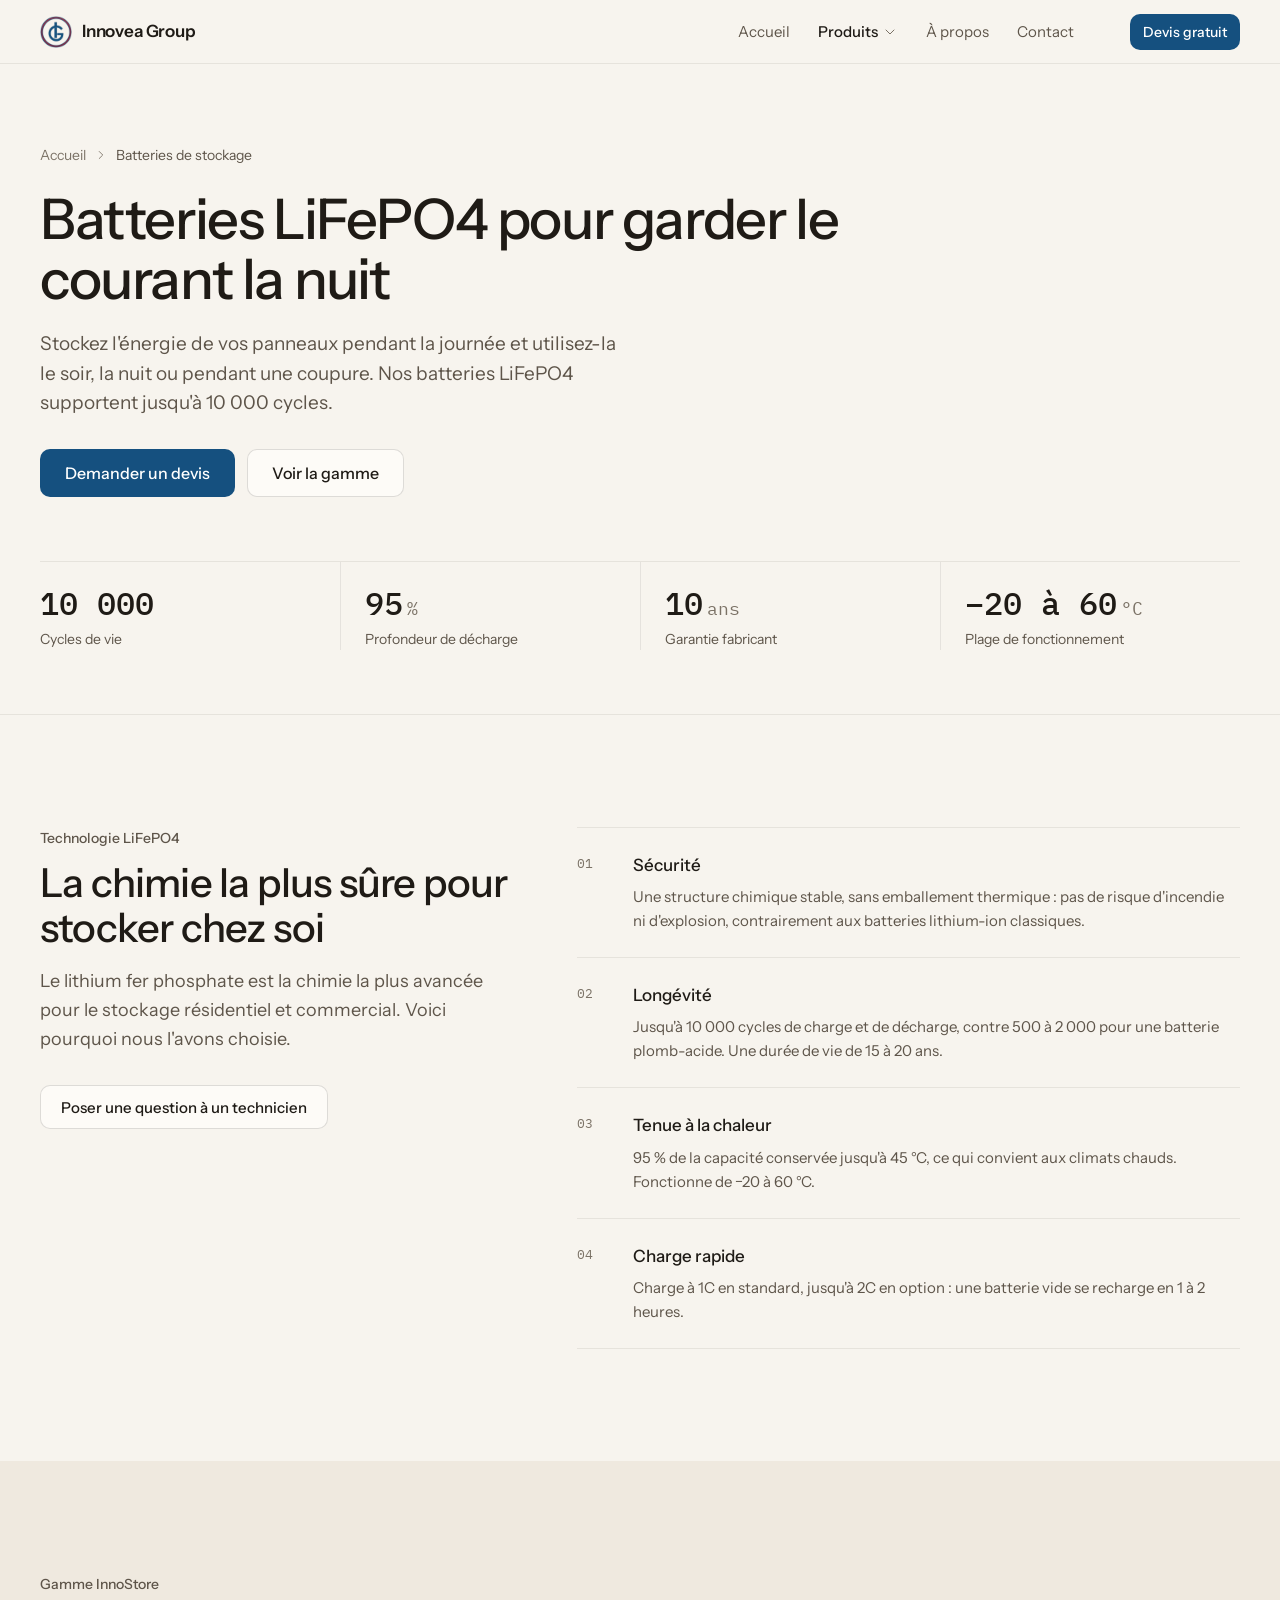
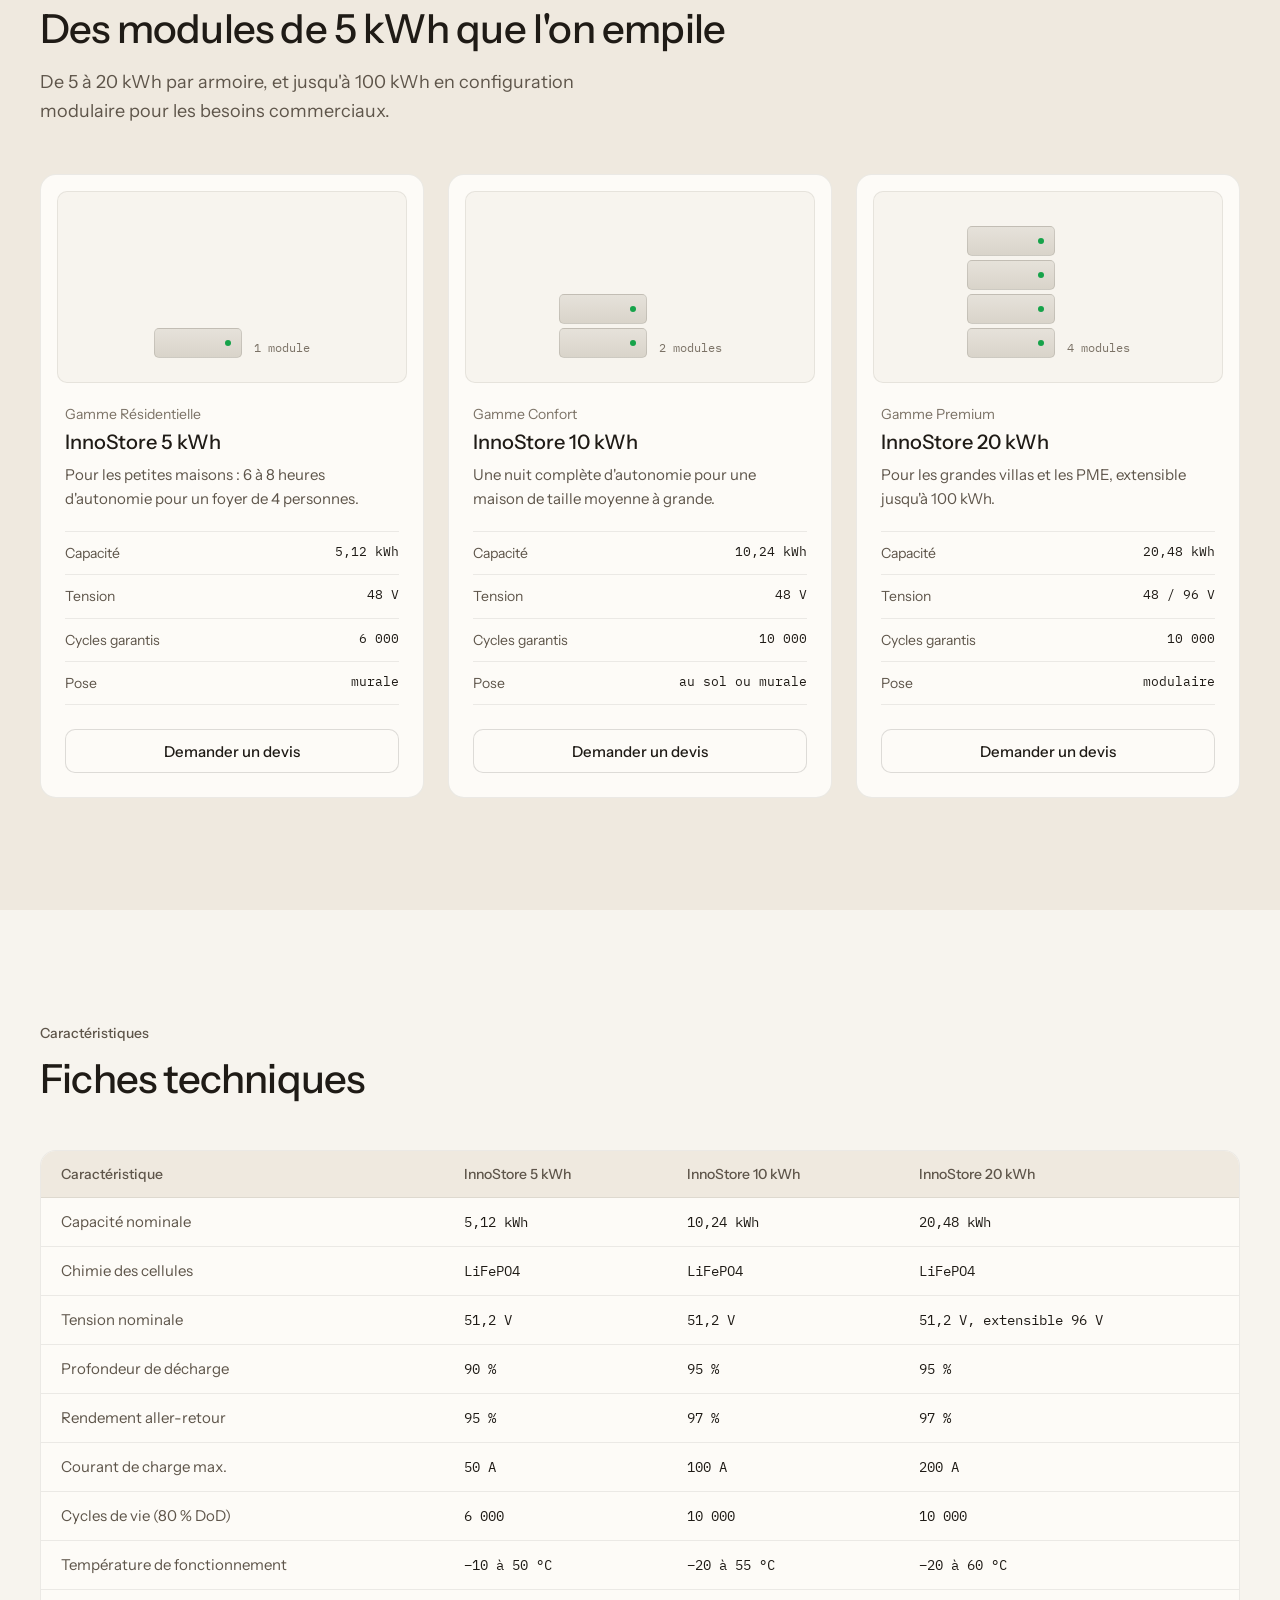
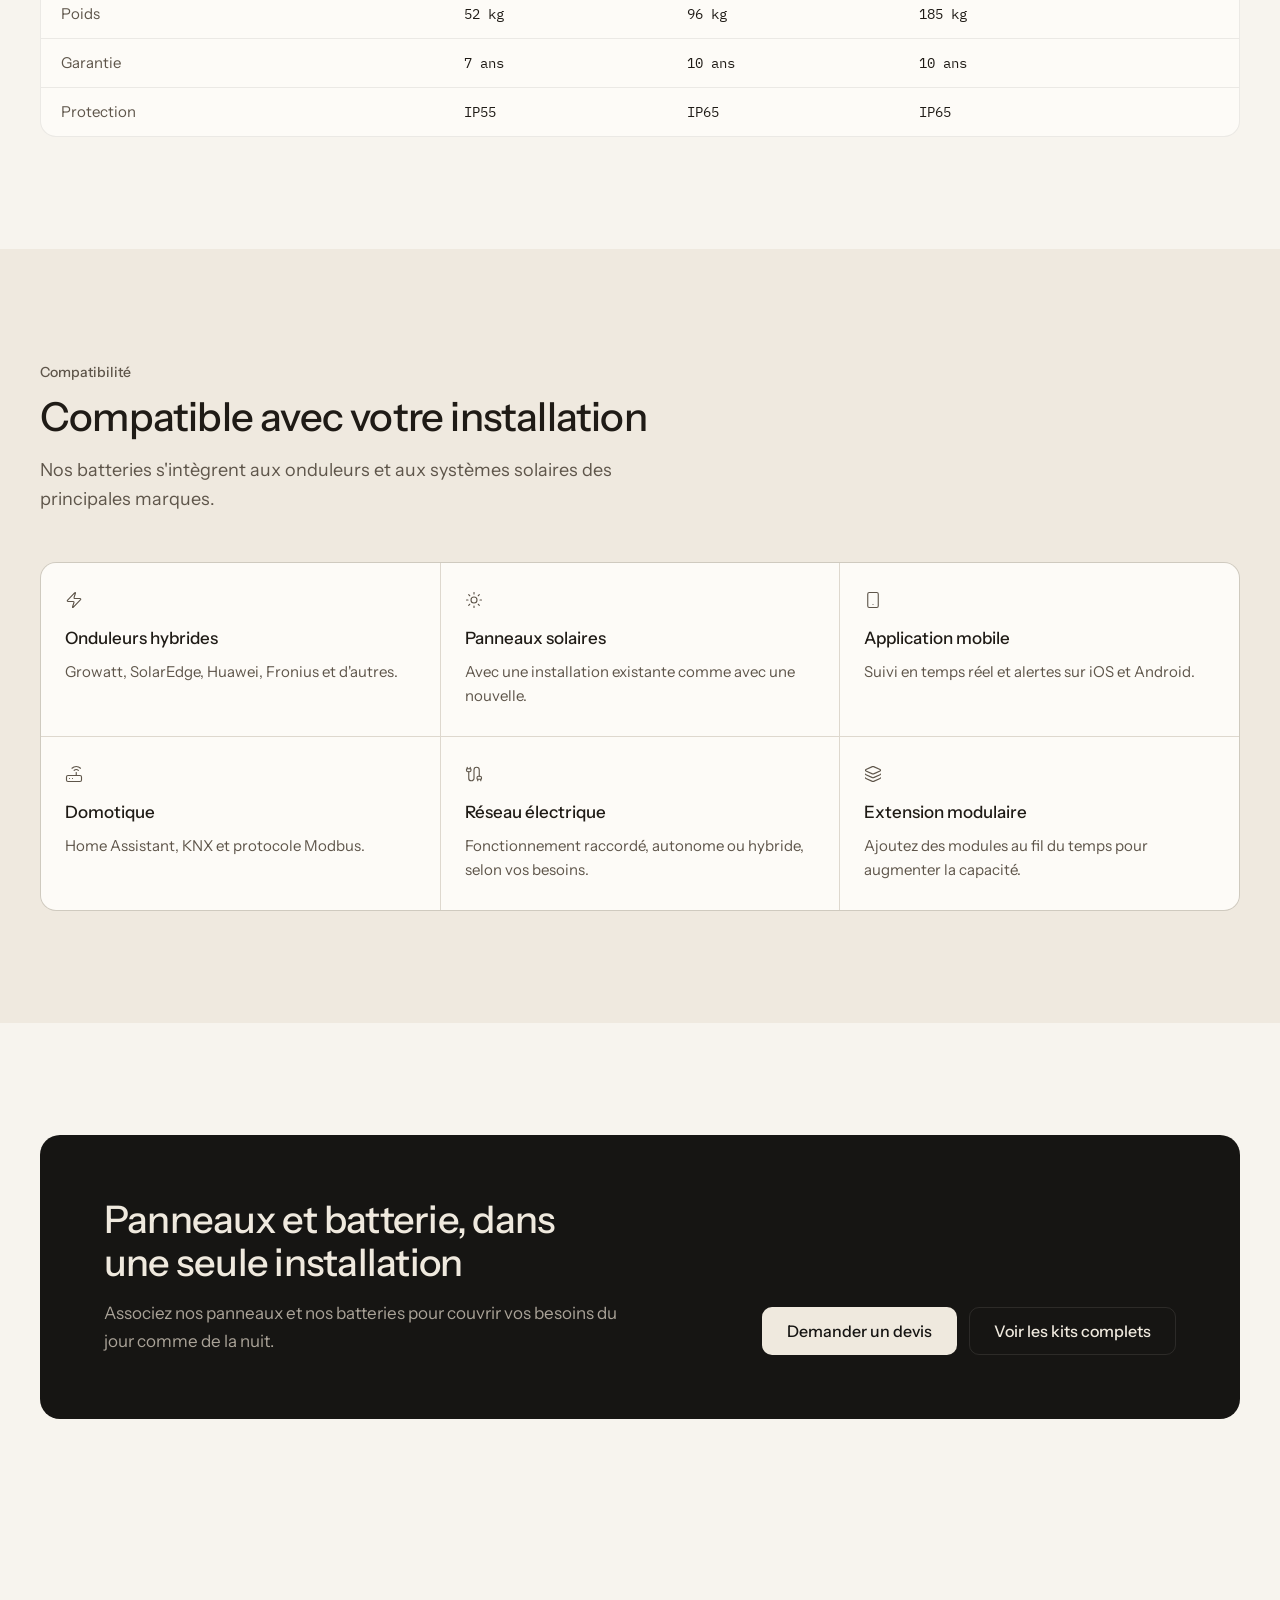
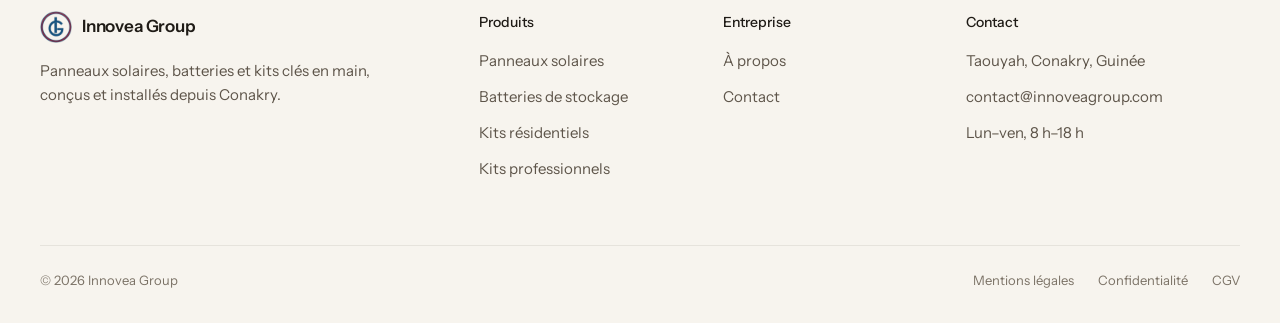
<file: batteries.html>
<!DOCTYPE html>
<html lang="fr">
<head>
  <meta charset="UTF-8">
  <meta name="viewport" content="width=device-width, initial-scale=1.0">
  <title>Batteries de stockage LiFePO4 · Innovea Group</title>
  <meta name="description" content="Batteries LiFePO4 InnoStore de 5 à 20 kWh, extensibles jusqu'à 100 kWh. Stockez l'énergie solaire du jour pour la nuit. Installation par Innovea Group.">
  <meta name="theme-color" content="#f7f4ee">
  <link rel="icon" type="image/png" href="img/favicon.png">
  <link rel="preconnect" href="https://fonts.googleapis.com">
  <link rel="preconnect" href="https://fonts.gstatic.com" crossorigin>
  <link rel="stylesheet" href="https://fonts.googleapis.com/css2?family=IBM+Plex+Mono:wght@400;500&family=Instrument+Sans:wght@400;500;600&display=swap">
  <link rel="stylesheet" href="css/styles.css">
</head>
<body>
<header class="navbar" id="navbar">
  <div class="navbar-inner">
    <a href="index.html" class="brand" aria-label="Innovea Group, accueil">
      <img src="img/logo-ig.png" alt="" width="32" height="32">
      <span>Innovea Group</span>
    </a>
    <nav class="nav-links" aria-label="Navigation principale">
      <div class="nav-item"><a href="index.html" class="nav-link">Accueil</a></div>
      <div class="nav-item">
        <a href="panneaux-solaires.html" class="nav-link active" aria-haspopup="true">Produits<svg class="i" viewBox="0 0 24 24" fill="none" stroke="currentColor" stroke-width="1.5" stroke-linecap="round" stroke-linejoin="round" aria-hidden="true"><path d="m6 9 6 6 6-6" /></svg></a>
        <div class="nav-menu">
        <a href="panneaux-solaires.html"><svg class="i" viewBox="0 0 24 24" fill="none" stroke="currentColor" stroke-width="1.5" stroke-linecap="round" stroke-linejoin="round" aria-hidden="true"><circle cx="12" cy="12" r="4" /> <path d="M12 2v2" /> <path d="M12 20v2" /> <path d="m4.93 4.93 1.41 1.41" /> <path d="m17.66 17.66 1.41 1.41" /> <path d="M2 12h2" /> <path d="M20 12h2" /> <path d="m6.34 17.66-1.41 1.41" /> <path d="m19.07 4.93-1.41 1.41" /></svg>Panneaux solaires</a>
        <a href="batteries.html" class="active" aria-current="page"><svg class="i" viewBox="0 0 24 24" fill="none" stroke="currentColor" stroke-width="1.5" stroke-linecap="round" stroke-linejoin="round" aria-hidden="true"><path d="M15 7h1a2 2 0 0 1 2 2v6a2 2 0 0 1-2 2h-2" /> <path d="M6 7H4a2 2 0 0 0-2 2v6a2 2 0 0 0 2 2h1" /> <path d="m11 7-3 5h4l-3 5" /> <line x1="22" x2="22" y1="11" y2="13" /></svg>Batteries de stockage</a>
        <a href="kits-residentiels.html"><svg class="i" viewBox="0 0 24 24" fill="none" stroke="currentColor" stroke-width="1.5" stroke-linecap="round" stroke-linejoin="round" aria-hidden="true"><path d="M15 21v-8a1 1 0 0 0-1-1h-4a1 1 0 0 0-1 1v8" /> <path d="M3 10a2 2 0 0 1 .709-1.528l7-5.999a2 2 0 0 1 2.582 0l7 5.999A2 2 0 0 1 21 10v9a2 2 0 0 1-2 2H5a2 2 0 0 1-2-2z" /></svg>Kits résidentiels</a>
        <a href="kits-professionnels.html"><svg class="i" viewBox="0 0 24 24" fill="none" stroke="currentColor" stroke-width="1.5" stroke-linecap="round" stroke-linejoin="round" aria-hidden="true"><path d="M6 22V4a2 2 0 0 1 2-2h8a2 2 0 0 1 2 2v18Z" /> <path d="M6 12H4a2 2 0 0 0-2 2v6a2 2 0 0 0 2 2h2" /> <path d="M18 9h2a2 2 0 0 1 2 2v9a2 2 0 0 1-2 2h-2" /> <path d="M10 6h4" /> <path d="M10 10h4" /> <path d="M10 14h4" /> <path d="M10 18h4" /></svg>Kits professionnels</a>
        </div>
      </div>
      <div class="nav-item"><a href="a-propos.html" class="nav-link">À propos</a></div>
      <div class="nav-item"><a href="contact.html" class="nav-link">Contact</a></div>
    </nav>
    <a href="contact.html" class="btn btn-primary btn-sm nav-cta">Devis gratuit</a>
    <button class="nav-toggle" id="navToggle" aria-label="Ouvrir le menu" aria-expanded="false" aria-controls="mobileNav">
      <svg class="i i-open" viewBox="0 0 24 24" fill="none" stroke="currentColor" stroke-width="1.5" stroke-linecap="round" stroke-linejoin="round" aria-hidden="true"><line x1="4" x2="20" y1="12" y2="12" /> <line x1="4" x2="20" y1="6" y2="6" /> <line x1="4" x2="20" y1="18" y2="18" /></svg><svg class="i i-close" viewBox="0 0 24 24" fill="none" stroke="currentColor" stroke-width="1.5" stroke-linecap="round" stroke-linejoin="round" aria-hidden="true"><path d="M18 6 6 18" /> <path d="m6 6 12 12" /></svg>
    </button>
  </div>
</header>
<nav class="mobile-nav" id="mobileNav" aria-label="Menu mobile">
  <a class="m-link" href="index.html"><svg class="i" viewBox="0 0 24 24" fill="none" stroke="currentColor" stroke-width="1.5" stroke-linecap="round" stroke-linejoin="round" aria-hidden="true"><path d="M15 21v-8a1 1 0 0 0-1-1h-4a1 1 0 0 0-1 1v8" /> <path d="M3 10a2 2 0 0 1 .709-1.528l7-5.999a2 2 0 0 1 2.582 0l7 5.999A2 2 0 0 1 21 10v9a2 2 0 0 1-2 2H5a2 2 0 0 1-2-2z" /></svg>Accueil</a>
  <div class="m-group">Produits</div>
  <a class="m-link" href="panneaux-solaires.html"><svg class="i" viewBox="0 0 24 24" fill="none" stroke="currentColor" stroke-width="1.5" stroke-linecap="round" stroke-linejoin="round" aria-hidden="true"><circle cx="12" cy="12" r="4" /> <path d="M12 2v2" /> <path d="M12 20v2" /> <path d="m4.93 4.93 1.41 1.41" /> <path d="m17.66 17.66 1.41 1.41" /> <path d="M2 12h2" /> <path d="M20 12h2" /> <path d="m6.34 17.66-1.41 1.41" /> <path d="m19.07 4.93-1.41 1.41" /></svg>Panneaux solaires</a>
  <a class="m-link" href="batteries.html"><svg class="i" viewBox="0 0 24 24" fill="none" stroke="currentColor" stroke-width="1.5" stroke-linecap="round" stroke-linejoin="round" aria-hidden="true"><path d="M15 7h1a2 2 0 0 1 2 2v6a2 2 0 0 1-2 2h-2" /> <path d="M6 7H4a2 2 0 0 0-2 2v6a2 2 0 0 0 2 2h1" /> <path d="m11 7-3 5h4l-3 5" /> <line x1="22" x2="22" y1="11" y2="13" /></svg>Batteries de stockage</a>
  <a class="m-link" href="kits-residentiels.html"><svg class="i" viewBox="0 0 24 24" fill="none" stroke="currentColor" stroke-width="1.5" stroke-linecap="round" stroke-linejoin="round" aria-hidden="true"><path d="M15 21v-8a1 1 0 0 0-1-1h-4a1 1 0 0 0-1 1v8" /> <path d="M3 10a2 2 0 0 1 .709-1.528l7-5.999a2 2 0 0 1 2.582 0l7 5.999A2 2 0 0 1 21 10v9a2 2 0 0 1-2 2H5a2 2 0 0 1-2-2z" /></svg>Kits résidentiels</a>
  <a class="m-link" href="kits-professionnels.html"><svg class="i" viewBox="0 0 24 24" fill="none" stroke="currentColor" stroke-width="1.5" stroke-linecap="round" stroke-linejoin="round" aria-hidden="true"><path d="M6 22V4a2 2 0 0 1 2-2h8a2 2 0 0 1 2 2v18Z" /> <path d="M6 12H4a2 2 0 0 0-2 2v6a2 2 0 0 0 2 2h2" /> <path d="M18 9h2a2 2 0 0 1 2 2v9a2 2 0 0 1-2 2h-2" /> <path d="M10 6h4" /> <path d="M10 10h4" /> <path d="M10 14h4" /> <path d="M10 18h4" /></svg>Kits professionnels</a>
  <div class="m-group">Entreprise</div>
  <a class="m-link" href="a-propos.html"><svg class="i" viewBox="0 0 24 24" fill="none" stroke="currentColor" stroke-width="1.5" stroke-linecap="round" stroke-linejoin="round" aria-hidden="true"><circle cx="12" cy="12" r="10" /> <path d="M12 16v-4" /> <path d="M12 8h.01" /></svg>À propos</a>
  <a class="m-link" href="contact.html"><svg class="i" viewBox="0 0 24 24" fill="none" stroke="currentColor" stroke-width="1.5" stroke-linecap="round" stroke-linejoin="round" aria-hidden="true"><rect width="20" height="16" x="2" y="4" rx="2" /> <path d="m22 7-8.97 5.7a1.94 1.94 0 0 1-2.06 0L2 7" /></svg>Contact</a>
  <a href="contact.html" class="btn btn-primary btn-lg btn-block">Demander un devis gratuit</a>
</nav>

<main>
<section class="page-hero">
  <div class="container">
    <nav class="breadcrumb" aria-label="Fil d'Ariane"><a href="index.html">Accueil</a><svg class="i" viewBox="0 0 24 24" fill="none" stroke="currentColor" stroke-width="1.5" stroke-linecap="round" stroke-linejoin="round" aria-hidden="true"><path d="m9 18 6-6-6-6" /></svg><span aria-current="page">Batteries de stockage</span></nav>
    <h1 class="page-title">Batteries LiFePO4 pour garder le courant la nuit</h1>
    <p class="page-lead">Stockez l'énergie de vos panneaux pendant la journée et utilisez-la le soir, la nuit ou pendant une coupure. Nos batteries LiFePO4 supportent jusqu'à 10 000 cycles.</p>
    <div class="actions">
      <a href="contact.html" class="btn btn-primary btn-lg">Demander un devis</a>
      <a href="#gamme" class="btn btn-secondary btn-lg">Voir la gamme</a>
    </div>
    <div class="readout">
      <div><span class="num">10 000</span><span class="label">Cycles de vie</span></div>
      <div><span class="num">95<span class="unit">%</span></span><span class="label">Profondeur de décharge</span></div>
      <div><span class="num">10<span class="unit">ans</span></span><span class="label">Garantie fabricant</span></div>
      <div><span class="num">−20 à 60<span class="unit">°C</span></span><span class="label">Plage de fonctionnement</span></div>
    </div>
  </div>
</section>

<section class="section">
  <div class="container split">
    <div class="sticky">
      <p class="eyebrow">Technologie LiFePO4</p>
      <h2 class="title">La chimie la plus sûre pour stocker chez soi</h2>
      <p class="lead">Le lithium fer phosphate est la chimie la plus avancée pour le stockage résidentiel et commercial. Voici pourquoi nous l'avons choisie.</p>
      <div class="actions"><a href="contact.html" class="btn btn-secondary">Poser une question à un technicien</a></div>
    </div>
    <ol class="numbered">
      <li><span class="step-num">01</span><div><h3>Sécurité</h3><p>Une structure chimique stable, sans emballement thermique : pas de risque d'incendie ni d'explosion, contrairement aux batteries lithium-ion classiques.</p></div></li>
      <li><span class="step-num">02</span><div><h3>Longévité</h3><p>Jusqu'à 10 000 cycles de charge et de décharge, contre 500 à 2 000 pour une batterie plomb-acide. Une durée de vie de 15 à 20 ans.</p></div></li>
      <li><span class="step-num">03</span><div><h3>Tenue à la chaleur</h3><p>95 % de la capacité conservée jusqu'à 45 °C, ce qui convient aux climats chauds. Fonctionne de −20 à 60 °C.</p></div></li>
      <li><span class="step-num">04</span><div><h3>Charge rapide</h3><p>Charge à 1C en standard, jusqu'à 2C en option : une batterie vide se recharge en 1 à 2 heures.</p></div></li>
    </ol>
  </div>
</section>

<section class="section section-alt" id="gamme">
  <div class="container">
    <div class="section-head">
      <p class="eyebrow">Gamme InnoStore</p>
      <h2 class="title">Des modules de 5 kWh que l'on empile</h2>
      <p class="lead">De 5 à 20 kWh par armoire, et jusqu'à 100 kWh en configuration modulaire pour les besoins commerciaux.</p>
    </div>
    <div class="grid-3">
      <article class="card">
        <div class="art" aria-hidden="true"><div class="battery-art"><span></span></div><span class="art-caption">1 module</span></div>
        <span class="card-label">Gamme Résidentielle</span>
        <h3>InnoStore 5 kWh</h3>
        <p>Pour les petites maisons : 6 à 8 heures d'autonomie pour un foyer de 4 personnes.</p>
        <div class="card-foot">
          <dl class="kv">
            <div><dt>Capacité</dt><dd>5,12 kWh</dd></div>
            <div><dt>Tension</dt><dd>48 V</dd></div>
            <div><dt>Cycles garantis</dt><dd>6 000</dd></div>
            <div><dt>Pose</dt><dd>murale</dd></div>
          </dl>
          <a href="contact.html" class="btn btn-secondary btn-block">Demander un devis</a>
        </div>
      </article>
      <article class="card">
        <div class="art" aria-hidden="true"><div class="battery-art"><span></span><span></span></div><span class="art-caption">2 modules</span></div>
        <span class="card-label">Gamme Confort</span>
        <h3>InnoStore 10 kWh</h3>
        <p>Une nuit complète d'autonomie pour une maison de taille moyenne à grande.</p>
        <div class="card-foot">
          <dl class="kv">
            <div><dt>Capacité</dt><dd>10,24 kWh</dd></div>
            <div><dt>Tension</dt><dd>48 V</dd></div>
            <div><dt>Cycles garantis</dt><dd>10 000</dd></div>
            <div><dt>Pose</dt><dd>au sol ou murale</dd></div>
          </dl>
          <a href="contact.html" class="btn btn-secondary btn-block">Demander un devis</a>
        </div>
      </article>
      <article class="card">
        <div class="art" aria-hidden="true"><div class="battery-art"><span></span><span></span><span></span><span></span></div><span class="art-caption">4 modules</span></div>
        <span class="card-label">Gamme Premium</span>
        <h3>InnoStore 20 kWh</h3>
        <p>Pour les grandes villas et les PME, extensible jusqu'à 100 kWh.</p>
        <div class="card-foot">
          <dl class="kv">
            <div><dt>Capacité</dt><dd>20,48 kWh</dd></div>
            <div><dt>Tension</dt><dd>48 / 96 V</dd></div>
            <div><dt>Cycles garantis</dt><dd>10 000</dd></div>
            <div><dt>Pose</dt><dd>modulaire</dd></div>
          </dl>
          <a href="contact.html" class="btn btn-secondary btn-block">Demander un devis</a>
        </div>
      </article>
    </div>
  </div>
</section>

<section class="section">
  <div class="container">
    <div class="section-head">
      <p class="eyebrow">Caractéristiques</p>
      <h2 class="title">Fiches techniques</h2>
    </div>
    <div class="table-wrap">
      <table class="spec-table">
        <thead>
          <tr><th>Caractéristique</th><th>InnoStore 5 kWh</th><th>InnoStore 10 kWh</th><th>InnoStore 20 kWh</th></tr>
        </thead>
        <tbody>
          <tr><td>Capacité nominale</td><td>5,12 kWh</td><td>10,24 kWh</td><td>20,48 kWh</td></tr>
          <tr><td>Chimie des cellules</td><td>LiFePO4</td><td>LiFePO4</td><td>LiFePO4</td></tr>
          <tr><td>Tension nominale</td><td>51,2 V</td><td>51,2 V</td><td>51,2 V, extensible 96 V</td></tr>
          <tr><td>Profondeur de décharge</td><td>90 %</td><td>95 %</td><td>95 %</td></tr>
          <tr><td>Rendement aller-retour</td><td>95 %</td><td>97 %</td><td>97 %</td></tr>
          <tr><td>Courant de charge max.</td><td>50 A</td><td>100 A</td><td>200 A</td></tr>
          <tr><td>Cycles de vie (80 % DoD)</td><td>6 000</td><td>10 000</td><td>10 000</td></tr>
          <tr><td>Température de fonctionnement</td><td>−10 à 50 °C</td><td>−20 à 55 °C</td><td>−20 à 60 °C</td></tr>
          <tr><td>Poids</td><td>52 kg</td><td>96 kg</td><td>185 kg</td></tr>
          <tr><td>Garantie</td><td>7 ans</td><td>10 ans</td><td>10 ans</td></tr>
          <tr><td>Protection</td><td>IP55</td><td>IP65</td><td>IP65</td></tr>
        </tbody>
      </table>
    </div>
  </div>
</section>

<section class="section section-alt">
  <div class="container">
    <div class="section-head">
      <p class="eyebrow">Compatibilité</p>
      <h2 class="title">Compatible avec votre installation</h2>
      <p class="lead">Nos batteries s'intègrent aux onduleurs et aux systèmes solaires des principales marques.</p>
    </div>
    <div class="items">
      <div class="item"><svg class="i" viewBox="0 0 24 24" fill="none" stroke="currentColor" stroke-width="1.5" stroke-linecap="round" stroke-linejoin="round" aria-hidden="true"><path d="M4 14a1 1 0 0 1-.78-1.63l9.9-10.2a.5.5 0 0 1 .86.46l-1.92 6.02A1 1 0 0 0 13 10h7a1 1 0 0 1 .78 1.63l-9.9 10.2a.5.5 0 0 1-.86-.46l1.92-6.02A1 1 0 0 0 11 14z" /></svg><h3>Onduleurs hybrides</h3><p>Growatt, SolarEdge, Huawei, Fronius et d'autres.</p></div>
      <div class="item"><svg class="i" viewBox="0 0 24 24" fill="none" stroke="currentColor" stroke-width="1.5" stroke-linecap="round" stroke-linejoin="round" aria-hidden="true"><circle cx="12" cy="12" r="4" /> <path d="M12 2v2" /> <path d="M12 20v2" /> <path d="m4.93 4.93 1.41 1.41" /> <path d="m17.66 17.66 1.41 1.41" /> <path d="M2 12h2" /> <path d="M20 12h2" /> <path d="m6.34 17.66-1.41 1.41" /> <path d="m19.07 4.93-1.41 1.41" /></svg><h3>Panneaux solaires</h3><p>Avec une installation existante comme avec une nouvelle.</p></div>
      <div class="item"><svg class="i" viewBox="0 0 24 24" fill="none" stroke="currentColor" stroke-width="1.5" stroke-linecap="round" stroke-linejoin="round" aria-hidden="true"><rect width="14" height="20" x="5" y="2" rx="2" ry="2" /> <path d="M12 18h.01" /></svg><h3>Application mobile</h3><p>Suivi en temps réel et alertes sur iOS et Android.</p></div>
      <div class="item"><svg class="i" viewBox="0 0 24 24" fill="none" stroke="currentColor" stroke-width="1.5" stroke-linecap="round" stroke-linejoin="round" aria-hidden="true"><rect width="20" height="8" x="2" y="14" rx="2" /> <path d="M6.01 18H6" /> <path d="M10.01 18H10" /> <path d="M15 10v4" /> <path d="M17.84 7.17a4 4 0 0 0-5.66 0" /> <path d="M20.66 4.34a8 8 0 0 0-11.31 0" /></svg><h3>Domotique</h3><p>Home Assistant, KNX et protocole Modbus.</p></div>
      <div class="item"><svg class="i" viewBox="0 0 24 24" fill="none" stroke="currentColor" stroke-width="1.5" stroke-linecap="round" stroke-linejoin="round" aria-hidden="true"><path d="M17 21v-2a1 1 0 0 1-1-1v-1a2 2 0 0 1 2-2h2a2 2 0 0 1 2 2v1a1 1 0 0 1-1 1" /> <path d="M19 15V6.5a1 1 0 0 0-7 0v11a1 1 0 0 1-7 0V9" /> <path d="M21 21v-2h-4" /> <path d="M3 5h4V3" /> <path d="M7 5a1 1 0 0 1 1 1v1a2 2 0 0 1-2 2H4a2 2 0 0 1-2-2V6a1 1 0 0 1 1-1V3" /></svg><h3>Réseau électrique</h3><p>Fonctionnement raccordé, autonome ou hybride, selon vos besoins.</p></div>
      <div class="item"><svg class="i" viewBox="0 0 24 24" fill="none" stroke="currentColor" stroke-width="1.5" stroke-linecap="round" stroke-linejoin="round" aria-hidden="true"><path d="M12.83 2.18a2 2 0 0 0-1.66 0L2.6 6.08a1 1 0 0 0 0 1.83l8.58 3.91a2 2 0 0 0 1.66 0l8.58-3.9a1 1 0 0 0 0-1.83z" /> <path d="M2 12a1 1 0 0 0 .58.91l8.6 3.91a2 2 0 0 0 1.65 0l8.58-3.9A1 1 0 0 0 22 12" /> <path d="M2 17a1 1 0 0 0 .58.91l8.6 3.91a2 2 0 0 0 1.65 0l8.58-3.9A1 1 0 0 0 22 17" /></svg><h3>Extension modulaire</h3><p>Ajoutez des modules au fil du temps pour augmenter la capacité.</p></div>
    </div>
  </div>
</section>

<section class="section">
  <div class="container">
    <div class="cta">
      <div>
        <h2>Panneaux et batterie, dans une seule installation</h2>
        <p>Associez nos panneaux et nos batteries pour couvrir vos besoins du jour comme de la nuit.</p>
      </div>
      <div class="actions">
        <a href="contact.html" class="btn btn-light btn-lg">Demander un devis</a>
        <a href="kits-residentiels.html" class="btn btn-ghost-dark btn-lg">Voir les kits complets</a>
      </div>
    </div>
  </div>
</section>
</main>

<footer class="footer">
  <div class="container">
    <div class="footer-grid">
      <div class="footer-brand">
        <a href="index.html" class="brand"><img src="img/logo-ig.png" alt="" width="32" height="32"><span>Innovea Group</span></a>
        <p>Panneaux solaires, batteries et kits clés en main, conçus et installés depuis Conakry.</p>
      </div>
      <div>
        <div class="footer-title">Produits</div>
        <ul class="footer-links">
          <li><a href="panneaux-solaires.html">Panneaux solaires</a></li>
          <li><a href="batteries.html">Batteries de stockage</a></li>
          <li><a href="kits-residentiels.html">Kits résidentiels</a></li>
          <li><a href="kits-professionnels.html">Kits professionnels</a></li>
        </ul>
      </div>
      <div>
        <div class="footer-title">Entreprise</div>
        <ul class="footer-links">
          <li><a href="a-propos.html">À propos</a></li>
          <li><a href="contact.html">Contact</a></li>
        </ul>
      </div>
      <div>
        <div class="footer-title">Contact</div>
        <ul class="footer-links">
          <li>Taouyah, Conakry, Guinée</li>
          <li><a href="mailto:contact@innoveagroup.com">contact@innoveagroup.com</a></li>
          <li>Lun–ven, 8 h–18 h</li>
        </ul>
      </div>
    </div>
    <div class="footer-bottom">
      <span>© 2026 Innovea Group</span>
      <nav aria-label="Informations légales">
        <a href="#">Mentions légales</a>
        <a href="#">Confidentialité</a>
        <a href="#">CGV</a>
      </nav>
    </div>
  </div>
</footer>

<script src="js/main.js"></script>
</body>
</html>
</file>
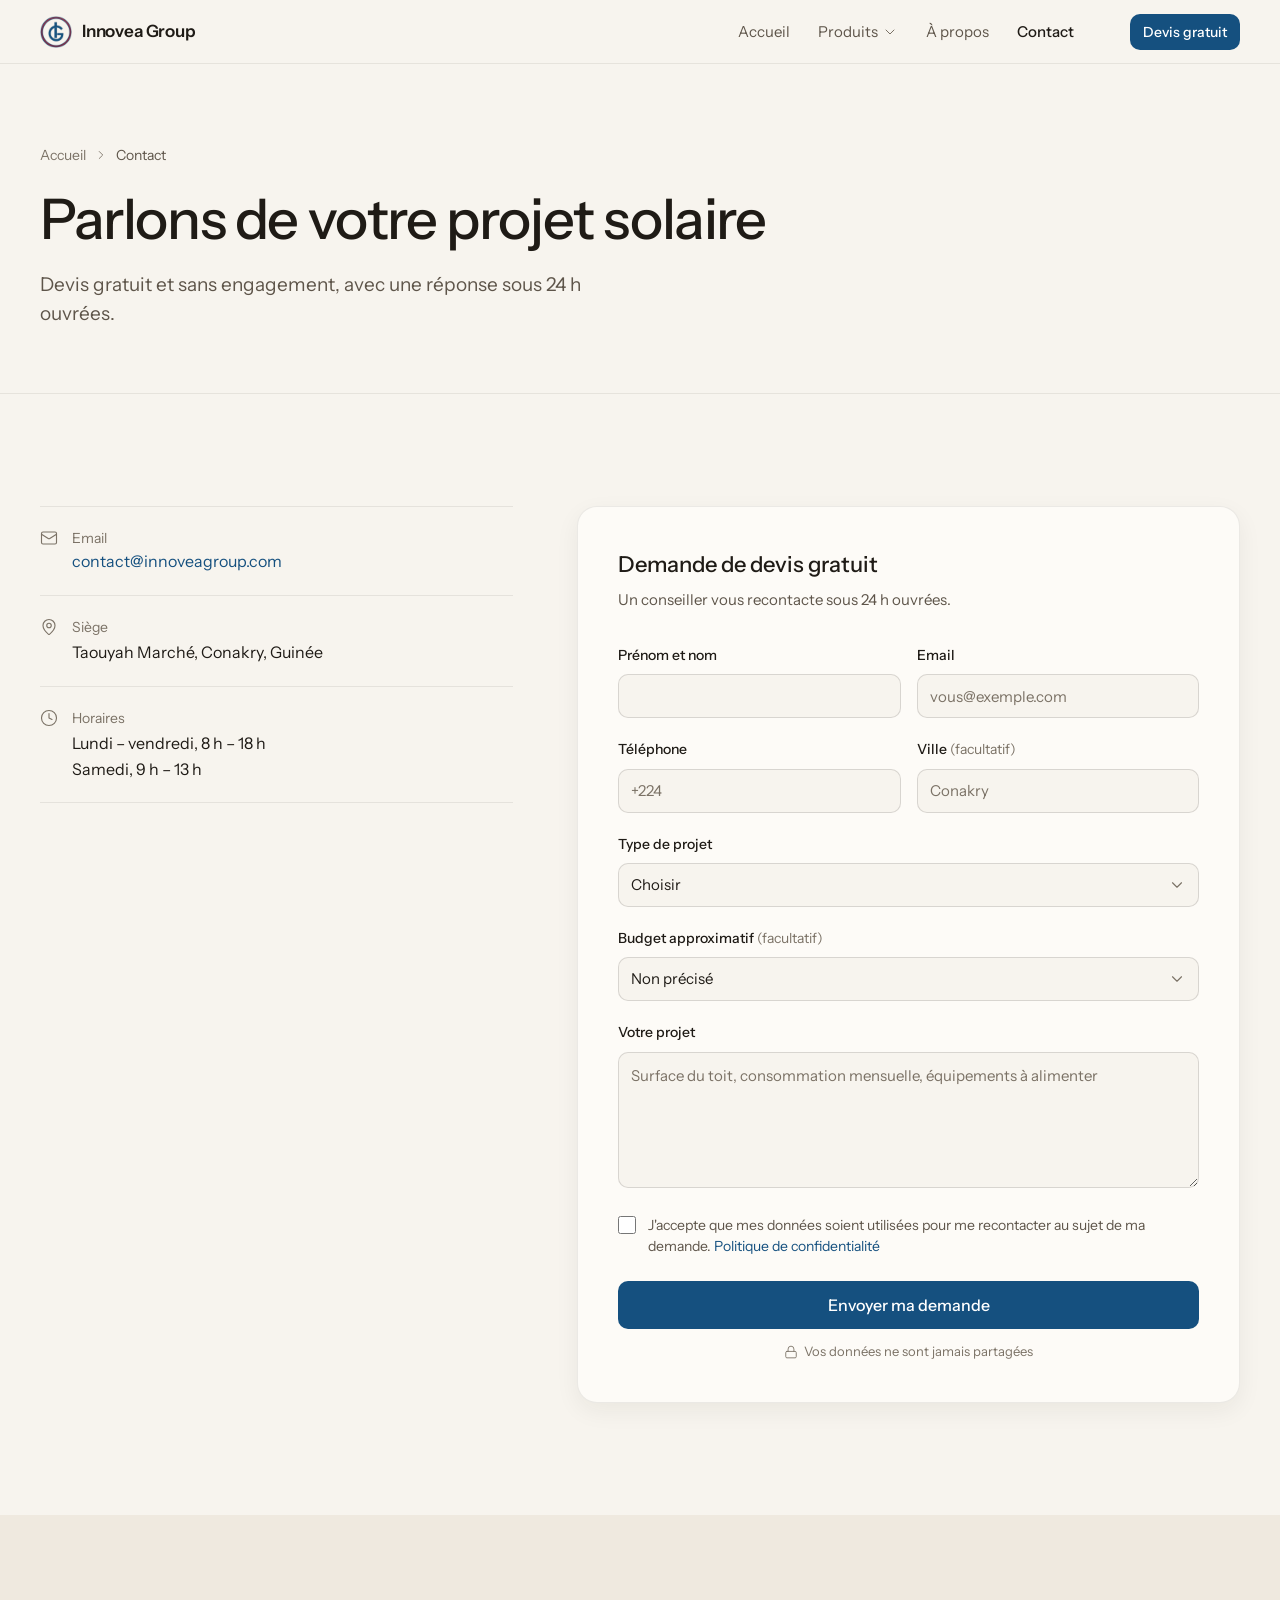
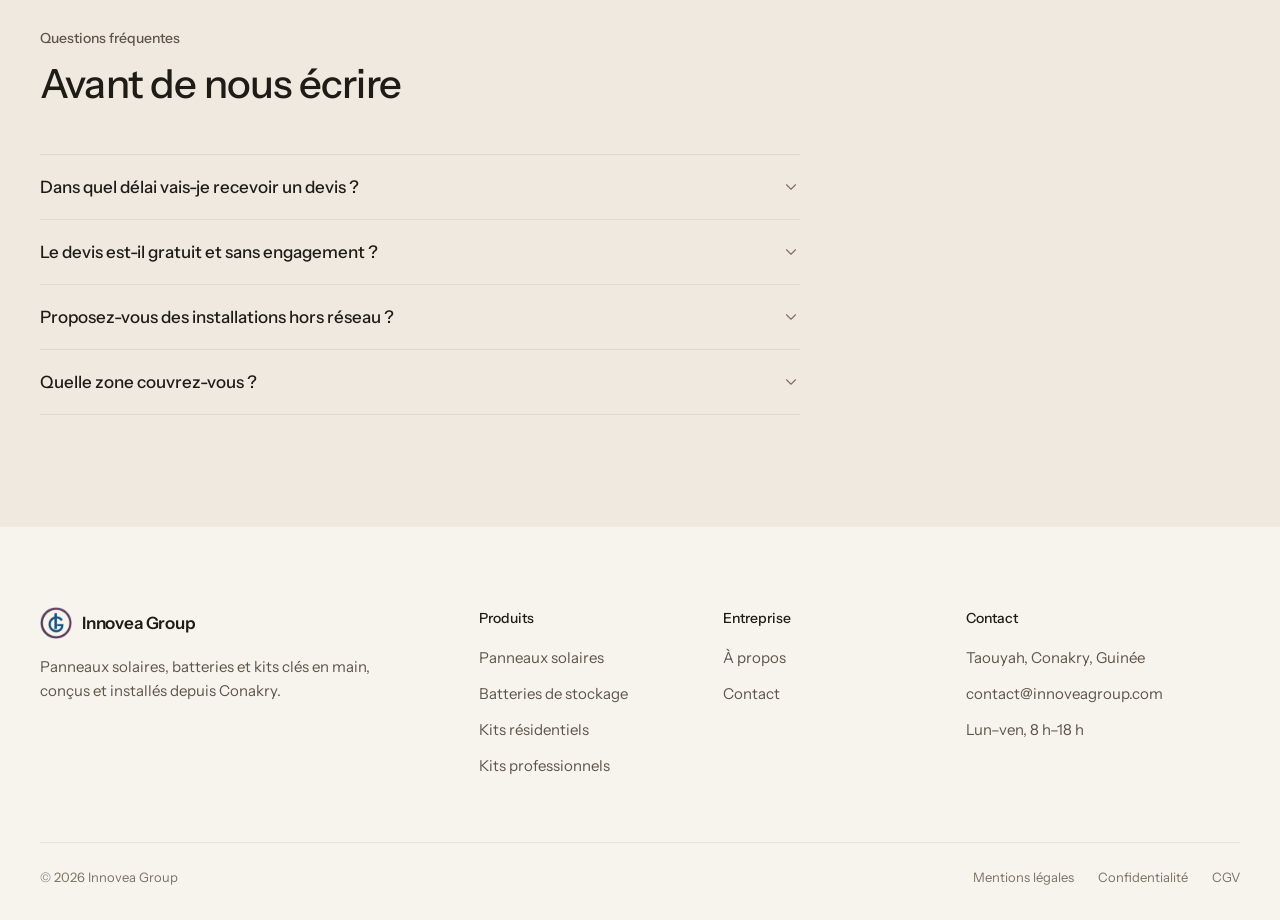
<file: contact.html>
<!DOCTYPE html>
<html lang="fr">
<head>
  <meta charset="UTF-8">
  <meta name="viewport" content="width=device-width, initial-scale=1.0">
  <title>Contact et devis gratuit · Innovea Group</title>
  <meta name="description" content="Demandez un devis gratuit et sans engagement pour votre projet solaire. Innovea Group, Taouyah, Conakry.">
  <meta name="theme-color" content="#f7f4ee">
  <link rel="icon" type="image/png" href="img/favicon.png">
  <link rel="preconnect" href="https://fonts.googleapis.com">
  <link rel="preconnect" href="https://fonts.gstatic.com" crossorigin>
  <link rel="stylesheet" href="https://fonts.googleapis.com/css2?family=IBM+Plex+Mono:wght@400;500&family=Instrument+Sans:wght@400;500;600&display=swap">
  <link rel="stylesheet" href="css/styles.css">
</head>
<body>
<header class="navbar" id="navbar">
  <div class="navbar-inner">
    <a href="index.html" class="brand" aria-label="Innovea Group, accueil">
      <img src="img/logo-ig.png" alt="" width="32" height="32">
      <span>Innovea Group</span>
    </a>
    <nav class="nav-links" aria-label="Navigation principale">
      <div class="nav-item"><a href="index.html" class="nav-link">Accueil</a></div>
      <div class="nav-item">
        <a href="panneaux-solaires.html" class="nav-link" aria-haspopup="true">Produits<svg class="i" viewBox="0 0 24 24" fill="none" stroke="currentColor" stroke-width="1.5" stroke-linecap="round" stroke-linejoin="round" aria-hidden="true"><path d="m6 9 6 6 6-6" /></svg></a>
        <div class="nav-menu">
        <a href="panneaux-solaires.html"><svg class="i" viewBox="0 0 24 24" fill="none" stroke="currentColor" stroke-width="1.5" stroke-linecap="round" stroke-linejoin="round" aria-hidden="true"><circle cx="12" cy="12" r="4" /> <path d="M12 2v2" /> <path d="M12 20v2" /> <path d="m4.93 4.93 1.41 1.41" /> <path d="m17.66 17.66 1.41 1.41" /> <path d="M2 12h2" /> <path d="M20 12h2" /> <path d="m6.34 17.66-1.41 1.41" /> <path d="m19.07 4.93-1.41 1.41" /></svg>Panneaux solaires</a>
        <a href="batteries.html"><svg class="i" viewBox="0 0 24 24" fill="none" stroke="currentColor" stroke-width="1.5" stroke-linecap="round" stroke-linejoin="round" aria-hidden="true"><path d="M15 7h1a2 2 0 0 1 2 2v6a2 2 0 0 1-2 2h-2" /> <path d="M6 7H4a2 2 0 0 0-2 2v6a2 2 0 0 0 2 2h1" /> <path d="m11 7-3 5h4l-3 5" /> <line x1="22" x2="22" y1="11" y2="13" /></svg>Batteries de stockage</a>
        <a href="kits-residentiels.html"><svg class="i" viewBox="0 0 24 24" fill="none" stroke="currentColor" stroke-width="1.5" stroke-linecap="round" stroke-linejoin="round" aria-hidden="true"><path d="M15 21v-8a1 1 0 0 0-1-1h-4a1 1 0 0 0-1 1v8" /> <path d="M3 10a2 2 0 0 1 .709-1.528l7-5.999a2 2 0 0 1 2.582 0l7 5.999A2 2 0 0 1 21 10v9a2 2 0 0 1-2 2H5a2 2 0 0 1-2-2z" /></svg>Kits résidentiels</a>
        <a href="kits-professionnels.html"><svg class="i" viewBox="0 0 24 24" fill="none" stroke="currentColor" stroke-width="1.5" stroke-linecap="round" stroke-linejoin="round" aria-hidden="true"><path d="M6 22V4a2 2 0 0 1 2-2h8a2 2 0 0 1 2 2v18Z" /> <path d="M6 12H4a2 2 0 0 0-2 2v6a2 2 0 0 0 2 2h2" /> <path d="M18 9h2a2 2 0 0 1 2 2v9a2 2 0 0 1-2 2h-2" /> <path d="M10 6h4" /> <path d="M10 10h4" /> <path d="M10 14h4" /> <path d="M10 18h4" /></svg>Kits professionnels</a>
        </div>
      </div>
      <div class="nav-item"><a href="a-propos.html" class="nav-link">À propos</a></div>
      <div class="nav-item"><a href="contact.html" class="nav-link active" aria-current="page">Contact</a></div>
    </nav>
    <a href="contact.html" class="btn btn-primary btn-sm nav-cta">Devis gratuit</a>
    <button class="nav-toggle" id="navToggle" aria-label="Ouvrir le menu" aria-expanded="false" aria-controls="mobileNav">
      <svg class="i i-open" viewBox="0 0 24 24" fill="none" stroke="currentColor" stroke-width="1.5" stroke-linecap="round" stroke-linejoin="round" aria-hidden="true"><line x1="4" x2="20" y1="12" y2="12" /> <line x1="4" x2="20" y1="6" y2="6" /> <line x1="4" x2="20" y1="18" y2="18" /></svg><svg class="i i-close" viewBox="0 0 24 24" fill="none" stroke="currentColor" stroke-width="1.5" stroke-linecap="round" stroke-linejoin="round" aria-hidden="true"><path d="M18 6 6 18" /> <path d="m6 6 12 12" /></svg>
    </button>
  </div>
</header>
<nav class="mobile-nav" id="mobileNav" aria-label="Menu mobile">
  <a class="m-link" href="index.html"><svg class="i" viewBox="0 0 24 24" fill="none" stroke="currentColor" stroke-width="1.5" stroke-linecap="round" stroke-linejoin="round" aria-hidden="true"><path d="M15 21v-8a1 1 0 0 0-1-1h-4a1 1 0 0 0-1 1v8" /> <path d="M3 10a2 2 0 0 1 .709-1.528l7-5.999a2 2 0 0 1 2.582 0l7 5.999A2 2 0 0 1 21 10v9a2 2 0 0 1-2 2H5a2 2 0 0 1-2-2z" /></svg>Accueil</a>
  <div class="m-group">Produits</div>
  <a class="m-link" href="panneaux-solaires.html"><svg class="i" viewBox="0 0 24 24" fill="none" stroke="currentColor" stroke-width="1.5" stroke-linecap="round" stroke-linejoin="round" aria-hidden="true"><circle cx="12" cy="12" r="4" /> <path d="M12 2v2" /> <path d="M12 20v2" /> <path d="m4.93 4.93 1.41 1.41" /> <path d="m17.66 17.66 1.41 1.41" /> <path d="M2 12h2" /> <path d="M20 12h2" /> <path d="m6.34 17.66-1.41 1.41" /> <path d="m19.07 4.93-1.41 1.41" /></svg>Panneaux solaires</a>
  <a class="m-link" href="batteries.html"><svg class="i" viewBox="0 0 24 24" fill="none" stroke="currentColor" stroke-width="1.5" stroke-linecap="round" stroke-linejoin="round" aria-hidden="true"><path d="M15 7h1a2 2 0 0 1 2 2v6a2 2 0 0 1-2 2h-2" /> <path d="M6 7H4a2 2 0 0 0-2 2v6a2 2 0 0 0 2 2h1" /> <path d="m11 7-3 5h4l-3 5" /> <line x1="22" x2="22" y1="11" y2="13" /></svg>Batteries de stockage</a>
  <a class="m-link" href="kits-residentiels.html"><svg class="i" viewBox="0 0 24 24" fill="none" stroke="currentColor" stroke-width="1.5" stroke-linecap="round" stroke-linejoin="round" aria-hidden="true"><path d="M15 21v-8a1 1 0 0 0-1-1h-4a1 1 0 0 0-1 1v8" /> <path d="M3 10a2 2 0 0 1 .709-1.528l7-5.999a2 2 0 0 1 2.582 0l7 5.999A2 2 0 0 1 21 10v9a2 2 0 0 1-2 2H5a2 2 0 0 1-2-2z" /></svg>Kits résidentiels</a>
  <a class="m-link" href="kits-professionnels.html"><svg class="i" viewBox="0 0 24 24" fill="none" stroke="currentColor" stroke-width="1.5" stroke-linecap="round" stroke-linejoin="round" aria-hidden="true"><path d="M6 22V4a2 2 0 0 1 2-2h8a2 2 0 0 1 2 2v18Z" /> <path d="M6 12H4a2 2 0 0 0-2 2v6a2 2 0 0 0 2 2h2" /> <path d="M18 9h2a2 2 0 0 1 2 2v9a2 2 0 0 1-2 2h-2" /> <path d="M10 6h4" /> <path d="M10 10h4" /> <path d="M10 14h4" /> <path d="M10 18h4" /></svg>Kits professionnels</a>
  <div class="m-group">Entreprise</div>
  <a class="m-link" href="a-propos.html"><svg class="i" viewBox="0 0 24 24" fill="none" stroke="currentColor" stroke-width="1.5" stroke-linecap="round" stroke-linejoin="round" aria-hidden="true"><circle cx="12" cy="12" r="10" /> <path d="M12 16v-4" /> <path d="M12 8h.01" /></svg>À propos</a>
  <a class="m-link" href="contact.html"><svg class="i" viewBox="0 0 24 24" fill="none" stroke="currentColor" stroke-width="1.5" stroke-linecap="round" stroke-linejoin="round" aria-hidden="true"><rect width="20" height="16" x="2" y="4" rx="2" /> <path d="m22 7-8.97 5.7a1.94 1.94 0 0 1-2.06 0L2 7" /></svg>Contact</a>
  <a href="contact.html" class="btn btn-primary btn-lg btn-block">Demander un devis gratuit</a>
</nav>

<main>
<section class="page-hero">
  <div class="container">
    <nav class="breadcrumb" aria-label="Fil d'Ariane"><a href="index.html">Accueil</a><svg class="i" viewBox="0 0 24 24" fill="none" stroke="currentColor" stroke-width="1.5" stroke-linecap="round" stroke-linejoin="round" aria-hidden="true"><path d="m9 18 6-6-6-6" /></svg><span aria-current="page">Contact</span></nav>
    <h1 class="page-title">Parlons de votre projet solaire</h1>
    <p class="page-lead">Devis gratuit et sans engagement, avec une réponse sous 24 h ouvrées.</p>
  </div>
</section>

<section class="section">
  <div class="container contact-grid">
    <div class="sticky">
      <ul class="contact-list">
        <li><svg class="i" viewBox="0 0 24 24" fill="none" stroke="currentColor" stroke-width="1.5" stroke-linecap="round" stroke-linejoin="round" aria-hidden="true"><rect width="20" height="16" x="2" y="4" rx="2" /> <path d="m22 7-8.97 5.7a1.94 1.94 0 0 1-2.06 0L2 7" /></svg><div><div class="k">Email</div><a class="v" href="mailto:contact@innoveagroup.com">contact@innoveagroup.com</a></div></li>
        <li><svg class="i" viewBox="0 0 24 24" fill="none" stroke="currentColor" stroke-width="1.5" stroke-linecap="round" stroke-linejoin="round" aria-hidden="true"><path d="M20 10c0 4.993-5.539 10.193-7.399 11.799a1 1 0 0 1-1.202 0C9.539 20.193 4 14.993 4 10a8 8 0 0 1 16 0" /> <circle cx="12" cy="10" r="3" /></svg><div><div class="k">Siège</div><div class="v">Taouyah Marché, Conakry, Guinée</div></div></li>
        <li><svg class="i" viewBox="0 0 24 24" fill="none" stroke="currentColor" stroke-width="1.5" stroke-linecap="round" stroke-linejoin="round" aria-hidden="true"><circle cx="12" cy="12" r="10" /> <polyline points="12 6 12 12 16 14" /></svg><div><div class="k">Horaires</div><div class="v">Lundi – vendredi, 8 h – 18 h<br>Samedi, 9 h – 13 h</div></div></li>
      </ul>
    </div>

    <div class="form-box">
      <form id="contactForm" novalidate>
        <h2>Demande de devis gratuit</h2>
        <p class="form-intro">Un conseiller vous recontacte sous 24 h ouvrées.</p>
        <!-- Web3Forms : ne pas modifier ces champs -->
        <input type="hidden" name="access_key" value="d252d925-fa77-4da9-af49-1e21f3e4d233">
        <input type="hidden" name="subject" value="Nouvelle demande de devis — Innovea Group">
        <input type="hidden" name="from_name" value="Site Innovea Group">
        <input type="hidden" name="replyto" id="replyto_field" value="">
        <input type="checkbox" name="botcheck" style="display:none" tabindex="-1" autocomplete="off">

        <div class="form-row">
          <div>
            <label class="form-label" for="nom">Prénom et nom</label>
            <input type="text" id="nom" name="nom" class="form-input" autocomplete="name" required>
            <div class="form-error"></div>
          </div>
          <div>
            <label class="form-label" for="email">Email</label>
            <input type="email" id="email" name="email" class="form-input" autocomplete="email" placeholder="vous@exemple.com" required>
            <div class="form-error"></div>
          </div>
        </div>
        <div class="form-row">
          <div>
            <label class="form-label" for="telephone">Téléphone</label>
            <input type="tel" id="telephone" name="telephone" class="form-input" autocomplete="tel" placeholder="+224" required>
            <div class="form-error"></div>
          </div>
          <div>
            <label class="form-label" for="ville">Ville <span class="opt">(facultatif)</span></label>
            <input type="text" id="ville" name="ville" class="form-input" autocomplete="address-level2" placeholder="Conakry">
          </div>
        </div>
        <div class="form-group">
          <label class="form-label" for="type_projet">Type de projet</label>
          <select id="type_projet" name="type_projet" class="form-input" required>
            <option value="" disabled selected>Choisir</option>
            <option value="residential">Kit résidentiel (maison, villa)</option>
            <option value="commercial">Kit professionnel (entreprise, commerce)</option>
            <option value="industrial">Projet industriel (usine, grande capacité)</option>
            <option value="panels">Panneaux solaires seuls</option>
            <option value="batteries">Batteries de stockage seules</option>
            <option value="audit">Audit énergétique</option>
            <option value="maintenance">Maintenance et SAV</option>
            <option value="other">Autre demande</option>
          </select>
          <div class="form-error"></div>
        </div>
        <div class="form-group">
          <label class="form-label" for="budget">Budget approximatif <span class="opt">(facultatif)</span></label>
          <select id="budget" name="budget" class="form-input">
            <option value="" selected>Non précisé</option>
            <option value="lt2m">Moins de 30 000 000 GNF</option>
            <option value="2m5m">30 000 000 – 75 000 000 GNF</option>
            <option value="5m10m">75 000 000 – 150 000 000 GNF</option>
            <option value="10m50m">150 000 000 – 750 000 000 GNF</option>
            <option value="gt50m">Plus de 750 000 000 GNF</option>
          </select>
        </div>
        <div class="form-group">
          <label class="form-label" for="message">Votre projet</label>
          <textarea id="message" name="message" class="form-input" placeholder="Surface du toit, consommation mensuelle, équipements à alimenter" required></textarea>
          <div class="form-error"></div>
        </div>
        <label class="consent" for="consent">
          <input type="checkbox" id="consent" name="consent" required>
          <span>J'accepte que mes données soient utilisées pour me recontacter au sujet de ma demande. <a href="#">Politique de confidentialité</a></span>
        </label>
        <button type="submit" class="btn btn-primary btn-lg btn-block">Envoyer ma demande</button>
        <p class="form-foot"><svg class="i" viewBox="0 0 24 24" fill="none" stroke="currentColor" stroke-width="1.5" stroke-linecap="round" stroke-linejoin="round" aria-hidden="true"><rect width="18" height="11" x="3" y="11" rx="2" ry="2" /> <path d="M7 11V7a5 5 0 0 1 10 0v4" /></svg>Vos données ne sont jamais partagées</p>
      </form>
      <div class="form-success" id="formSuccess" role="status">
        <svg class="i" viewBox="0 0 24 24" fill="none" stroke="currentColor" stroke-width="1.5" stroke-linecap="round" stroke-linejoin="round" aria-hidden="true"><circle cx="12" cy="12" r="10" /> <path d="m9 12 2 2 4-4" /></svg>
        <h2>Demande envoyée</h2>
        <p>Merci. Un conseiller vous contacte sous 24 heures pour parler de votre projet et préparer votre devis.</p>
        <a href="index.html" class="btn btn-secondary">Retour à l'accueil</a>
      </div>
    </div>
  </div>
</section>

<section class="section section-alt">
  <div class="container">
    <div class="section-head">
      <p class="eyebrow">Questions fréquentes</p>
      <h2 class="title">Avant de nous écrire</h2>
    </div>
    <div class="faq">
      <div class="faq-item">
        <button class="faq-toggle" aria-expanded="false">Dans quel délai vais-je recevoir un devis ?<svg class="i" viewBox="0 0 24 24" fill="none" stroke="currentColor" stroke-width="1.5" stroke-linecap="round" stroke-linejoin="round" aria-hidden="true"><path d="m6 9 6 6 6-6" /></svg></button>
        <div class="faq-body">Nous répondons sous 24 h ouvrées. Pour un projet résidentiel, le devis part généralement le jour même. Pour un projet industriel, l'étude de faisabilité complète prend 3 à 5 jours.</div>
      </div>
      <div class="faq-item">
        <button class="faq-toggle" aria-expanded="false">Le devis est-il gratuit et sans engagement ?<svg class="i" viewBox="0 0 24 24" fill="none" stroke="currentColor" stroke-width="1.5" stroke-linecap="round" stroke-linejoin="round" aria-hidden="true"><path d="m6 9 6 6 6-6" /></svg></button>
        <div class="faq-body">Oui. L'étude initiale et le devis sont gratuits, sans obligation d'achat.</div>
      </div>
      <div class="faq-item">
        <button class="faq-toggle" aria-expanded="false">Proposez-vous des installations hors réseau ?<svg class="i" viewBox="0 0 24 24" fill="none" stroke="currentColor" stroke-width="1.5" stroke-linecap="round" stroke-linejoin="round" aria-hidden="true"><path d="m6 9 6 6 6-6" /></svg></button>
        <div class="faq-body">Oui. Nos systèmes fonctionnent raccordés au réseau, en autonomie complète ou en mode hybride. Pour les zones éloignées ou non raccordées, nous dimensionnons le stockage selon l'autonomie souhaitée.</div>
      </div>
      <div class="faq-item">
        <button class="faq-toggle" aria-expanded="false">Quelle zone couvrez-vous ?<svg class="i" viewBox="0 0 24 24" fill="none" stroke="currentColor" stroke-width="1.5" stroke-linecap="round" stroke-linejoin="round" aria-hidden="true"><path d="m6 9 6 6 6-6" /></svg></button>
        <div class="faq-body">Nous intervenons principalement en Guinée et en Côte d'Ivoire avec nos équipes locales. Pour les autres pays d'Afrique de l'Ouest et du Centre, des équipes mobiles peuvent se déplacer : contactez-nous pour en parler.</div>
      </div>
    </div>
  </div>
</section>
</main>

<footer class="footer">
  <div class="container">
    <div class="footer-grid">
      <div class="footer-brand">
        <a href="index.html" class="brand"><img src="img/logo-ig.png" alt="" width="32" height="32"><span>Innovea Group</span></a>
        <p>Panneaux solaires, batteries et kits clés en main, conçus et installés depuis Conakry.</p>
      </div>
      <div>
        <div class="footer-title">Produits</div>
        <ul class="footer-links">
          <li><a href="panneaux-solaires.html">Panneaux solaires</a></li>
          <li><a href="batteries.html">Batteries de stockage</a></li>
          <li><a href="kits-residentiels.html">Kits résidentiels</a></li>
          <li><a href="kits-professionnels.html">Kits professionnels</a></li>
        </ul>
      </div>
      <div>
        <div class="footer-title">Entreprise</div>
        <ul class="footer-links">
          <li><a href="a-propos.html">À propos</a></li>
          <li><a href="contact.html">Contact</a></li>
        </ul>
      </div>
      <div>
        <div class="footer-title">Contact</div>
        <ul class="footer-links">
          <li>Taouyah, Conakry, Guinée</li>
          <li><a href="mailto:contact@innoveagroup.com">contact@innoveagroup.com</a></li>
          <li>Lun–ven, 8 h–18 h</li>
        </ul>
      </div>
    </div>
    <div class="footer-bottom">
      <span>© 2026 Innovea Group</span>
      <nav aria-label="Informations légales">
        <a href="#">Mentions légales</a>
        <a href="#">Confidentialité</a>
        <a href="#">CGV</a>
      </nav>
    </div>
  </div>
</footer>

<script src="js/main.js"></script>
</body>
</html>
</file>
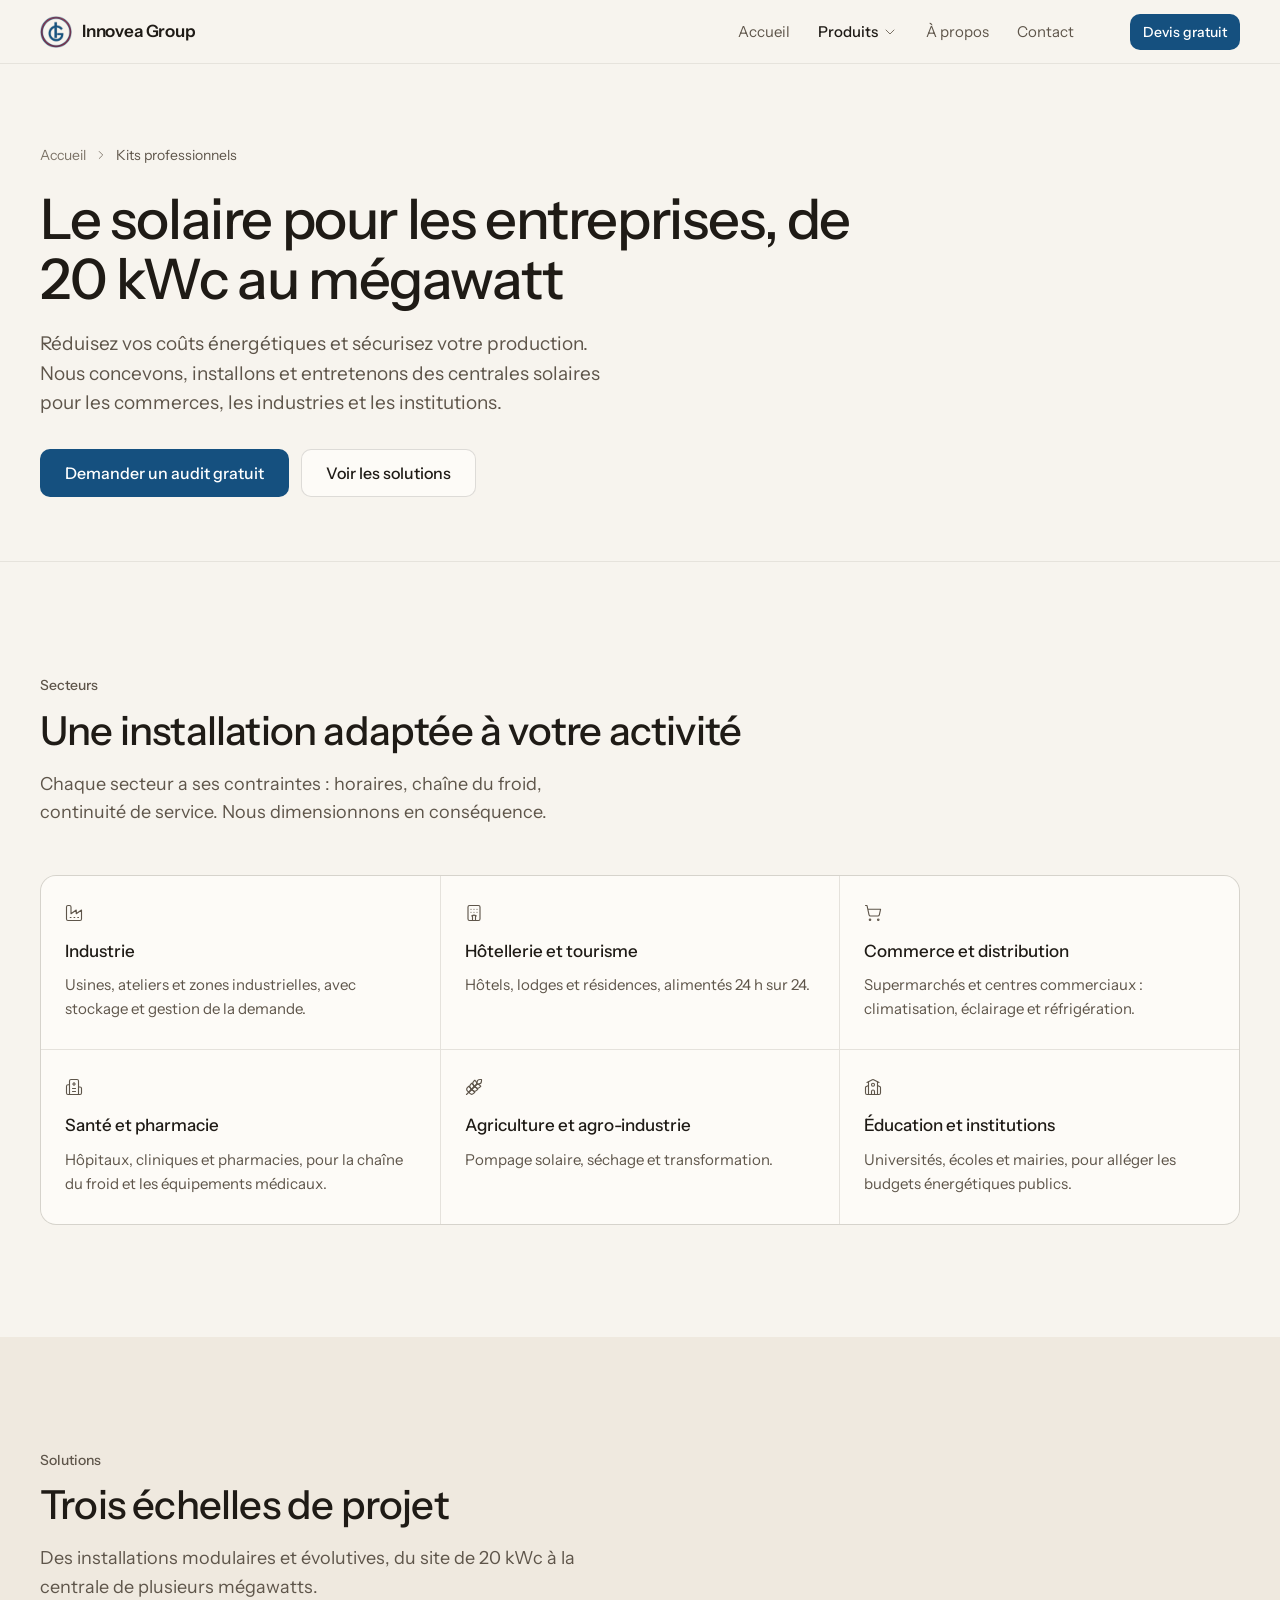
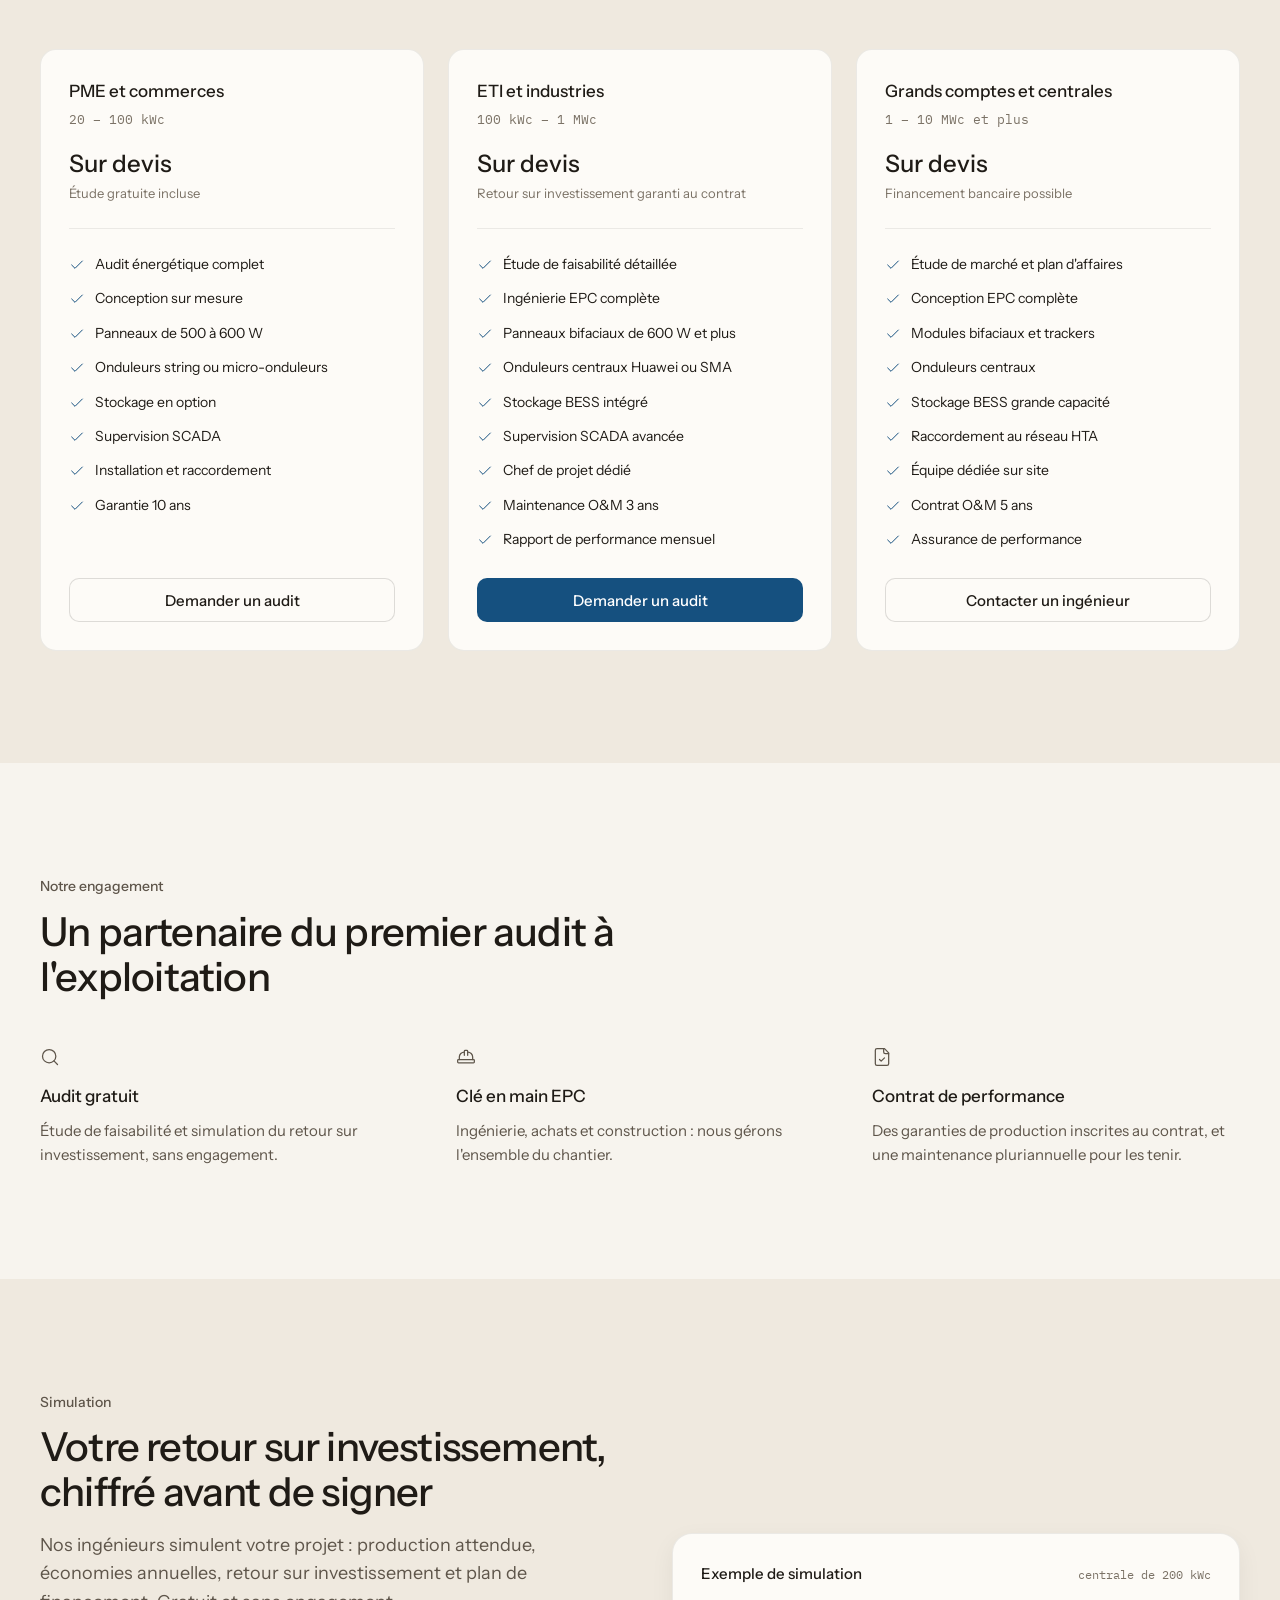
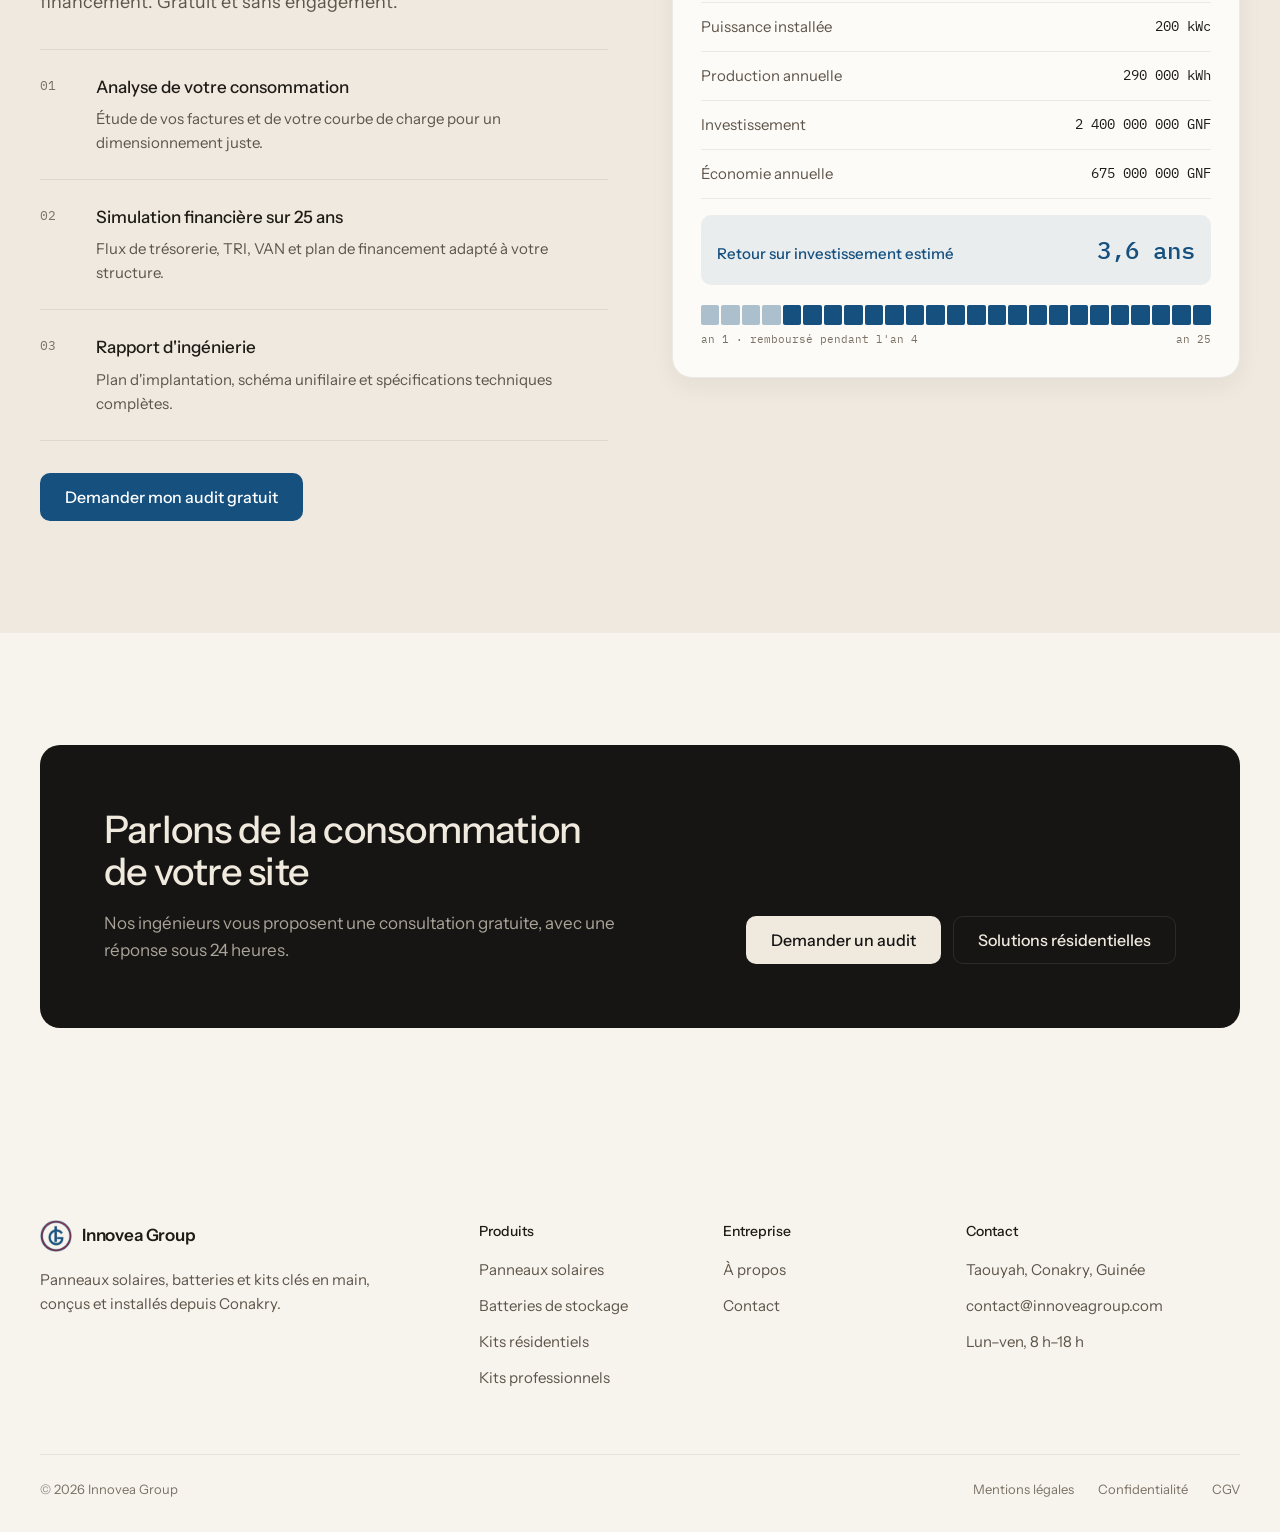
<file: kits-professionnels.html>
<!DOCTYPE html>
<html lang="fr">
<head>
  <meta charset="UTF-8">
  <meta name="viewport" content="width=device-width, initial-scale=1.0">
  <title>Solaire pour entreprises et industries · Innovea Group</title>
  <meta name="description" content="Installations solaires professionnelles de 20 kWc à plusieurs mégawatts : audit énergétique, ingénierie EPC, stockage BESS et maintenance. Innovea Group, Guinée.">
  <meta name="theme-color" content="#f7f4ee">
  <link rel="icon" type="image/png" href="img/favicon.png">
  <link rel="preconnect" href="https://fonts.googleapis.com">
  <link rel="preconnect" href="https://fonts.gstatic.com" crossorigin>
  <link rel="stylesheet" href="https://fonts.googleapis.com/css2?family=IBM+Plex+Mono:wght@400;500&family=Instrument+Sans:wght@400;500;600&display=swap">
  <link rel="stylesheet" href="css/styles.css">
</head>
<body>
<header class="navbar" id="navbar">
  <div class="navbar-inner">
    <a href="index.html" class="brand" aria-label="Innovea Group, accueil">
      <img src="img/logo-ig.png" alt="" width="32" height="32">
      <span>Innovea Group</span>
    </a>
    <nav class="nav-links" aria-label="Navigation principale">
      <div class="nav-item"><a href="index.html" class="nav-link">Accueil</a></div>
      <div class="nav-item">
        <a href="panneaux-solaires.html" class="nav-link active" aria-haspopup="true">Produits<svg class="i" viewBox="0 0 24 24" fill="none" stroke="currentColor" stroke-width="1.5" stroke-linecap="round" stroke-linejoin="round" aria-hidden="true"><path d="m6 9 6 6 6-6" /></svg></a>
        <div class="nav-menu">
        <a href="panneaux-solaires.html"><svg class="i" viewBox="0 0 24 24" fill="none" stroke="currentColor" stroke-width="1.5" stroke-linecap="round" stroke-linejoin="round" aria-hidden="true"><circle cx="12" cy="12" r="4" /> <path d="M12 2v2" /> <path d="M12 20v2" /> <path d="m4.93 4.93 1.41 1.41" /> <path d="m17.66 17.66 1.41 1.41" /> <path d="M2 12h2" /> <path d="M20 12h2" /> <path d="m6.34 17.66-1.41 1.41" /> <path d="m19.07 4.93-1.41 1.41" /></svg>Panneaux solaires</a>
        <a href="batteries.html"><svg class="i" viewBox="0 0 24 24" fill="none" stroke="currentColor" stroke-width="1.5" stroke-linecap="round" stroke-linejoin="round" aria-hidden="true"><path d="M15 7h1a2 2 0 0 1 2 2v6a2 2 0 0 1-2 2h-2" /> <path d="M6 7H4a2 2 0 0 0-2 2v6a2 2 0 0 0 2 2h1" /> <path d="m11 7-3 5h4l-3 5" /> <line x1="22" x2="22" y1="11" y2="13" /></svg>Batteries de stockage</a>
        <a href="kits-residentiels.html"><svg class="i" viewBox="0 0 24 24" fill="none" stroke="currentColor" stroke-width="1.5" stroke-linecap="round" stroke-linejoin="round" aria-hidden="true"><path d="M15 21v-8a1 1 0 0 0-1-1h-4a1 1 0 0 0-1 1v8" /> <path d="M3 10a2 2 0 0 1 .709-1.528l7-5.999a2 2 0 0 1 2.582 0l7 5.999A2 2 0 0 1 21 10v9a2 2 0 0 1-2 2H5a2 2 0 0 1-2-2z" /></svg>Kits résidentiels</a>
        <a href="kits-professionnels.html" class="active" aria-current="page"><svg class="i" viewBox="0 0 24 24" fill="none" stroke="currentColor" stroke-width="1.5" stroke-linecap="round" stroke-linejoin="round" aria-hidden="true"><path d="M6 22V4a2 2 0 0 1 2-2h8a2 2 0 0 1 2 2v18Z" /> <path d="M6 12H4a2 2 0 0 0-2 2v6a2 2 0 0 0 2 2h2" /> <path d="M18 9h2a2 2 0 0 1 2 2v9a2 2 0 0 1-2 2h-2" /> <path d="M10 6h4" /> <path d="M10 10h4" /> <path d="M10 14h4" /> <path d="M10 18h4" /></svg>Kits professionnels</a>
        </div>
      </div>
      <div class="nav-item"><a href="a-propos.html" class="nav-link">À propos</a></div>
      <div class="nav-item"><a href="contact.html" class="nav-link">Contact</a></div>
    </nav>
    <a href="contact.html" class="btn btn-primary btn-sm nav-cta">Devis gratuit</a>
    <button class="nav-toggle" id="navToggle" aria-label="Ouvrir le menu" aria-expanded="false" aria-controls="mobileNav">
      <svg class="i i-open" viewBox="0 0 24 24" fill="none" stroke="currentColor" stroke-width="1.5" stroke-linecap="round" stroke-linejoin="round" aria-hidden="true"><line x1="4" x2="20" y1="12" y2="12" /> <line x1="4" x2="20" y1="6" y2="6" /> <line x1="4" x2="20" y1="18" y2="18" /></svg><svg class="i i-close" viewBox="0 0 24 24" fill="none" stroke="currentColor" stroke-width="1.5" stroke-linecap="round" stroke-linejoin="round" aria-hidden="true"><path d="M18 6 6 18" /> <path d="m6 6 12 12" /></svg>
    </button>
  </div>
</header>
<nav class="mobile-nav" id="mobileNav" aria-label="Menu mobile">
  <a class="m-link" href="index.html"><svg class="i" viewBox="0 0 24 24" fill="none" stroke="currentColor" stroke-width="1.5" stroke-linecap="round" stroke-linejoin="round" aria-hidden="true"><path d="M15 21v-8a1 1 0 0 0-1-1h-4a1 1 0 0 0-1 1v8" /> <path d="M3 10a2 2 0 0 1 .709-1.528l7-5.999a2 2 0 0 1 2.582 0l7 5.999A2 2 0 0 1 21 10v9a2 2 0 0 1-2 2H5a2 2 0 0 1-2-2z" /></svg>Accueil</a>
  <div class="m-group">Produits</div>
  <a class="m-link" href="panneaux-solaires.html"><svg class="i" viewBox="0 0 24 24" fill="none" stroke="currentColor" stroke-width="1.5" stroke-linecap="round" stroke-linejoin="round" aria-hidden="true"><circle cx="12" cy="12" r="4" /> <path d="M12 2v2" /> <path d="M12 20v2" /> <path d="m4.93 4.93 1.41 1.41" /> <path d="m17.66 17.66 1.41 1.41" /> <path d="M2 12h2" /> <path d="M20 12h2" /> <path d="m6.34 17.66-1.41 1.41" /> <path d="m19.07 4.93-1.41 1.41" /></svg>Panneaux solaires</a>
  <a class="m-link" href="batteries.html"><svg class="i" viewBox="0 0 24 24" fill="none" stroke="currentColor" stroke-width="1.5" stroke-linecap="round" stroke-linejoin="round" aria-hidden="true"><path d="M15 7h1a2 2 0 0 1 2 2v6a2 2 0 0 1-2 2h-2" /> <path d="M6 7H4a2 2 0 0 0-2 2v6a2 2 0 0 0 2 2h1" /> <path d="m11 7-3 5h4l-3 5" /> <line x1="22" x2="22" y1="11" y2="13" /></svg>Batteries de stockage</a>
  <a class="m-link" href="kits-residentiels.html"><svg class="i" viewBox="0 0 24 24" fill="none" stroke="currentColor" stroke-width="1.5" stroke-linecap="round" stroke-linejoin="round" aria-hidden="true"><path d="M15 21v-8a1 1 0 0 0-1-1h-4a1 1 0 0 0-1 1v8" /> <path d="M3 10a2 2 0 0 1 .709-1.528l7-5.999a2 2 0 0 1 2.582 0l7 5.999A2 2 0 0 1 21 10v9a2 2 0 0 1-2 2H5a2 2 0 0 1-2-2z" /></svg>Kits résidentiels</a>
  <a class="m-link" href="kits-professionnels.html"><svg class="i" viewBox="0 0 24 24" fill="none" stroke="currentColor" stroke-width="1.5" stroke-linecap="round" stroke-linejoin="round" aria-hidden="true"><path d="M6 22V4a2 2 0 0 1 2-2h8a2 2 0 0 1 2 2v18Z" /> <path d="M6 12H4a2 2 0 0 0-2 2v6a2 2 0 0 0 2 2h2" /> <path d="M18 9h2a2 2 0 0 1 2 2v9a2 2 0 0 1-2 2h-2" /> <path d="M10 6h4" /> <path d="M10 10h4" /> <path d="M10 14h4" /> <path d="M10 18h4" /></svg>Kits professionnels</a>
  <div class="m-group">Entreprise</div>
  <a class="m-link" href="a-propos.html"><svg class="i" viewBox="0 0 24 24" fill="none" stroke="currentColor" stroke-width="1.5" stroke-linecap="round" stroke-linejoin="round" aria-hidden="true"><circle cx="12" cy="12" r="10" /> <path d="M12 16v-4" /> <path d="M12 8h.01" /></svg>À propos</a>
  <a class="m-link" href="contact.html"><svg class="i" viewBox="0 0 24 24" fill="none" stroke="currentColor" stroke-width="1.5" stroke-linecap="round" stroke-linejoin="round" aria-hidden="true"><rect width="20" height="16" x="2" y="4" rx="2" /> <path d="m22 7-8.97 5.7a1.94 1.94 0 0 1-2.06 0L2 7" /></svg>Contact</a>
  <a href="contact.html" class="btn btn-primary btn-lg btn-block">Demander un devis gratuit</a>
</nav>

<main>
<section class="page-hero">
  <div class="container">
    <nav class="breadcrumb" aria-label="Fil d'Ariane"><a href="index.html">Accueil</a><svg class="i" viewBox="0 0 24 24" fill="none" stroke="currentColor" stroke-width="1.5" stroke-linecap="round" stroke-linejoin="round" aria-hidden="true"><path d="m9 18 6-6-6-6" /></svg><span aria-current="page">Kits professionnels</span></nav>
    <h1 class="page-title">Le solaire pour les entreprises, de 20 kWc au mégawatt</h1>
    <p class="page-lead">Réduisez vos coûts énergétiques et sécurisez votre production. Nous concevons, installons et entretenons des centrales solaires pour les commerces, les industries et les institutions.</p>
    <div class="actions">
      <a href="contact.html" class="btn btn-primary btn-lg">Demander un audit gratuit</a>
      <a href="#solutions" class="btn btn-secondary btn-lg">Voir les solutions</a>
    </div>
  </div>
</section>

<section class="section">
  <div class="container">
    <div class="section-head">
      <p class="eyebrow">Secteurs</p>
      <h2 class="title">Une installation adaptée à votre activité</h2>
      <p class="lead">Chaque secteur a ses contraintes : horaires, chaîne du froid, continuité de service. Nous dimensionnons en conséquence.</p>
    </div>
    <div class="items">
      <div class="item"><svg class="i" viewBox="0 0 24 24" fill="none" stroke="currentColor" stroke-width="1.5" stroke-linecap="round" stroke-linejoin="round" aria-hidden="true"><path d="M2 20a2 2 0 0 0 2 2h16a2 2 0 0 0 2-2V8l-7 5V8l-7 5V4a2 2 0 0 0-2-2H4a2 2 0 0 0-2 2Z" /> <path d="M17 18h1" /> <path d="M12 18h1" /> <path d="M7 18h1" /></svg><h3>Industrie</h3><p>Usines, ateliers et zones industrielles, avec stockage et gestion de la demande.</p></div>
      <div class="item"><svg class="i" viewBox="0 0 24 24" fill="none" stroke="currentColor" stroke-width="1.5" stroke-linecap="round" stroke-linejoin="round" aria-hidden="true"><path d="M10 22v-6.57" /> <path d="M12 11h.01" /> <path d="M12 7h.01" /> <path d="M14 15.43V22" /> <path d="M15 16a5 5 0 0 0-6 0" /> <path d="M16 11h.01" /> <path d="M16 7h.01" /> <path d="M8 11h.01" /> <path d="M8 7h.01" /> <rect x="4" y="2" width="16" height="20" rx="2" /></svg><h3>Hôtellerie et tourisme</h3><p>Hôtels, lodges et résidences, alimentés 24 h sur 24.</p></div>
      <div class="item"><svg class="i" viewBox="0 0 24 24" fill="none" stroke="currentColor" stroke-width="1.5" stroke-linecap="round" stroke-linejoin="round" aria-hidden="true"><circle cx="8" cy="21" r="1" /> <circle cx="19" cy="21" r="1" /> <path d="M2.05 2.05h2l2.66 12.42a2 2 0 0 0 2 1.58h9.78a2 2 0 0 0 1.95-1.57l1.65-7.43H5.12" /></svg><h3>Commerce et distribution</h3><p>Supermarchés et centres commerciaux : climatisation, éclairage et réfrigération.</p></div>
      <div class="item"><svg class="i" viewBox="0 0 24 24" fill="none" stroke="currentColor" stroke-width="1.5" stroke-linecap="round" stroke-linejoin="round" aria-hidden="true"><path d="M12 6v4" /> <path d="M14 14h-4" /> <path d="M14 18h-4" /> <path d="M14 8h-4" /> <path d="M18 12h2a2 2 0 0 1 2 2v6a2 2 0 0 1-2 2H4a2 2 0 0 1-2-2v-9a2 2 0 0 1 2-2h2" /> <path d="M18 22V4a2 2 0 0 0-2-2H8a2 2 0 0 0-2 2v18" /></svg><h3>Santé et pharmacie</h3><p>Hôpitaux, cliniques et pharmacies, pour la chaîne du froid et les équipements médicaux.</p></div>
      <div class="item"><svg class="i" viewBox="0 0 24 24" fill="none" stroke="currentColor" stroke-width="1.5" stroke-linecap="round" stroke-linejoin="round" aria-hidden="true"><path d="M2 22 16 8" /> <path d="M3.47 12.53 5 11l1.53 1.53a3.5 3.5 0 0 1 0 4.94L5 19l-1.53-1.53a3.5 3.5 0 0 1 0-4.94Z" /> <path d="M7.47 8.53 9 7l1.53 1.53a3.5 3.5 0 0 1 0 4.94L9 15l-1.53-1.53a3.5 3.5 0 0 1 0-4.94Z" /> <path d="M11.47 4.53 13 3l1.53 1.53a3.5 3.5 0 0 1 0 4.94L13 11l-1.53-1.53a3.5 3.5 0 0 1 0-4.94Z" /> <path d="M20 2h2v2a4 4 0 0 1-4 4h-2V6a4 4 0 0 1 4-4Z" /> <path d="M11.47 17.47 13 19l-1.53 1.53a3.5 3.5 0 0 1-4.94 0L5 19l1.53-1.53a3.5 3.5 0 0 1 4.94 0Z" /> <path d="M15.47 13.47 17 15l-1.53 1.53a3.5 3.5 0 0 1-4.94 0L9 15l1.53-1.53a3.5 3.5 0 0 1 4.94 0Z" /> <path d="M19.47 9.47 21 11l-1.53 1.53a3.5 3.5 0 0 1-4.94 0L13 11l1.53-1.53a3.5 3.5 0 0 1 4.94 0Z" /></svg><h3>Agriculture et agro-industrie</h3><p>Pompage solaire, séchage et transformation.</p></div>
      <div class="item"><svg class="i" viewBox="0 0 24 24" fill="none" stroke="currentColor" stroke-width="1.5" stroke-linecap="round" stroke-linejoin="round" aria-hidden="true"><path d="M14 22v-4a2 2 0 1 0-4 0v4" /> <path d="m18 10 3.447 1.724a1 1 0 0 1 .553.894V20a2 2 0 0 1-2 2H4a2 2 0 0 1-2-2v-7.382a1 1 0 0 1 .553-.894L6 10" /> <path d="M18 5v17" /> <path d="m4 6 7.106-3.553a2 2 0 0 1 1.788 0L20 6" /> <path d="M6 5v17" /> <circle cx="12" cy="9" r="2" /></svg><h3>Éducation et institutions</h3><p>Universités, écoles et mairies, pour alléger les budgets énergétiques publics.</p></div>
    </div>
  </div>
</section>

<section class="section section-alt" id="solutions">
  <div class="container">
    <div class="section-head">
      <p class="eyebrow">Solutions</p>
      <h2 class="title">Trois échelles de projet</h2>
      <p class="lead">Des installations modulaires et évolutives, du site de 20 kWc à la centrale de plusieurs mégawatts.</p>
    </div>
    <div class="plans">
      <article class="plan">
        <div class="plan-name">PME et commerces</div>
        <div class="plan-range">20 – 100 kWc</div>
        <div class="plan-price"><span class="plan-quote">Sur devis</span><p class="plan-note">Étude gratuite incluse</p></div>
        <ul class="checks">
          <li><svg class="i" viewBox="0 0 24 24" fill="none" stroke="currentColor" stroke-width="1.5" stroke-linecap="round" stroke-linejoin="round" aria-hidden="true"><path d="M20 6 9 17l-5-5" /></svg>Audit énergétique complet</li>
          <li><svg class="i" viewBox="0 0 24 24" fill="none" stroke="currentColor" stroke-width="1.5" stroke-linecap="round" stroke-linejoin="round" aria-hidden="true"><path d="M20 6 9 17l-5-5" /></svg>Conception sur mesure</li>
          <li><svg class="i" viewBox="0 0 24 24" fill="none" stroke="currentColor" stroke-width="1.5" stroke-linecap="round" stroke-linejoin="round" aria-hidden="true"><path d="M20 6 9 17l-5-5" /></svg>Panneaux de 500 à 600 W</li>
          <li><svg class="i" viewBox="0 0 24 24" fill="none" stroke="currentColor" stroke-width="1.5" stroke-linecap="round" stroke-linejoin="round" aria-hidden="true"><path d="M20 6 9 17l-5-5" /></svg>Onduleurs string ou micro-onduleurs</li>
          <li><svg class="i" viewBox="0 0 24 24" fill="none" stroke="currentColor" stroke-width="1.5" stroke-linecap="round" stroke-linejoin="round" aria-hidden="true"><path d="M20 6 9 17l-5-5" /></svg>Stockage en option</li>
          <li><svg class="i" viewBox="0 0 24 24" fill="none" stroke="currentColor" stroke-width="1.5" stroke-linecap="round" stroke-linejoin="round" aria-hidden="true"><path d="M20 6 9 17l-5-5" /></svg>Supervision SCADA</li>
          <li><svg class="i" viewBox="0 0 24 24" fill="none" stroke="currentColor" stroke-width="1.5" stroke-linecap="round" stroke-linejoin="round" aria-hidden="true"><path d="M20 6 9 17l-5-5" /></svg>Installation et raccordement</li>
          <li><svg class="i" viewBox="0 0 24 24" fill="none" stroke="currentColor" stroke-width="1.5" stroke-linecap="round" stroke-linejoin="round" aria-hidden="true"><path d="M20 6 9 17l-5-5" /></svg>Garantie 10 ans</li>
        </ul>
        <a href="contact.html" class="btn btn-secondary btn-block">Demander un audit</a>
      </article>
      <article class="plan">
        <div class="plan-name">ETI et industries</div>
        <div class="plan-range">100 kWc – 1 MWc</div>
        <div class="plan-price"><span class="plan-quote">Sur devis</span><p class="plan-note">Retour sur investissement garanti au contrat</p></div>
        <ul class="checks">
          <li><svg class="i" viewBox="0 0 24 24" fill="none" stroke="currentColor" stroke-width="1.5" stroke-linecap="round" stroke-linejoin="round" aria-hidden="true"><path d="M20 6 9 17l-5-5" /></svg>Étude de faisabilité détaillée</li>
          <li><svg class="i" viewBox="0 0 24 24" fill="none" stroke="currentColor" stroke-width="1.5" stroke-linecap="round" stroke-linejoin="round" aria-hidden="true"><path d="M20 6 9 17l-5-5" /></svg>Ingénierie EPC complète</li>
          <li><svg class="i" viewBox="0 0 24 24" fill="none" stroke="currentColor" stroke-width="1.5" stroke-linecap="round" stroke-linejoin="round" aria-hidden="true"><path d="M20 6 9 17l-5-5" /></svg>Panneaux bifaciaux de 600 W et plus</li>
          <li><svg class="i" viewBox="0 0 24 24" fill="none" stroke="currentColor" stroke-width="1.5" stroke-linecap="round" stroke-linejoin="round" aria-hidden="true"><path d="M20 6 9 17l-5-5" /></svg>Onduleurs centraux Huawei ou SMA</li>
          <li><svg class="i" viewBox="0 0 24 24" fill="none" stroke="currentColor" stroke-width="1.5" stroke-linecap="round" stroke-linejoin="round" aria-hidden="true"><path d="M20 6 9 17l-5-5" /></svg>Stockage BESS intégré</li>
          <li><svg class="i" viewBox="0 0 24 24" fill="none" stroke="currentColor" stroke-width="1.5" stroke-linecap="round" stroke-linejoin="round" aria-hidden="true"><path d="M20 6 9 17l-5-5" /></svg>Supervision SCADA avancée</li>
          <li><svg class="i" viewBox="0 0 24 24" fill="none" stroke="currentColor" stroke-width="1.5" stroke-linecap="round" stroke-linejoin="round" aria-hidden="true"><path d="M20 6 9 17l-5-5" /></svg>Chef de projet dédié</li>
          <li><svg class="i" viewBox="0 0 24 24" fill="none" stroke="currentColor" stroke-width="1.5" stroke-linecap="round" stroke-linejoin="round" aria-hidden="true"><path d="M20 6 9 17l-5-5" /></svg>Maintenance O&amp;M 3 ans</li>
          <li><svg class="i" viewBox="0 0 24 24" fill="none" stroke="currentColor" stroke-width="1.5" stroke-linecap="round" stroke-linejoin="round" aria-hidden="true"><path d="M20 6 9 17l-5-5" /></svg>Rapport de performance mensuel</li>
        </ul>
        <a href="contact.html" class="btn btn-primary btn-block">Demander un audit</a>
      </article>
      <article class="plan">
        <div class="plan-name">Grands comptes et centrales</div>
        <div class="plan-range">1 – 10 MWc et plus</div>
        <div class="plan-price"><span class="plan-quote">Sur devis</span><p class="plan-note">Financement bancaire possible</p></div>
        <ul class="checks">
          <li><svg class="i" viewBox="0 0 24 24" fill="none" stroke="currentColor" stroke-width="1.5" stroke-linecap="round" stroke-linejoin="round" aria-hidden="true"><path d="M20 6 9 17l-5-5" /></svg>Étude de marché et plan d'affaires</li>
          <li><svg class="i" viewBox="0 0 24 24" fill="none" stroke="currentColor" stroke-width="1.5" stroke-linecap="round" stroke-linejoin="round" aria-hidden="true"><path d="M20 6 9 17l-5-5" /></svg>Conception EPC complète</li>
          <li><svg class="i" viewBox="0 0 24 24" fill="none" stroke="currentColor" stroke-width="1.5" stroke-linecap="round" stroke-linejoin="round" aria-hidden="true"><path d="M20 6 9 17l-5-5" /></svg>Modules bifaciaux et trackers</li>
          <li><svg class="i" viewBox="0 0 24 24" fill="none" stroke="currentColor" stroke-width="1.5" stroke-linecap="round" stroke-linejoin="round" aria-hidden="true"><path d="M20 6 9 17l-5-5" /></svg>Onduleurs centraux</li>
          <li><svg class="i" viewBox="0 0 24 24" fill="none" stroke="currentColor" stroke-width="1.5" stroke-linecap="round" stroke-linejoin="round" aria-hidden="true"><path d="M20 6 9 17l-5-5" /></svg>Stockage BESS grande capacité</li>
          <li><svg class="i" viewBox="0 0 24 24" fill="none" stroke="currentColor" stroke-width="1.5" stroke-linecap="round" stroke-linejoin="round" aria-hidden="true"><path d="M20 6 9 17l-5-5" /></svg>Raccordement au réseau HTA</li>
          <li><svg class="i" viewBox="0 0 24 24" fill="none" stroke="currentColor" stroke-width="1.5" stroke-linecap="round" stroke-linejoin="round" aria-hidden="true"><path d="M20 6 9 17l-5-5" /></svg>Équipe dédiée sur site</li>
          <li><svg class="i" viewBox="0 0 24 24" fill="none" stroke="currentColor" stroke-width="1.5" stroke-linecap="round" stroke-linejoin="round" aria-hidden="true"><path d="M20 6 9 17l-5-5" /></svg>Contrat O&amp;M 5 ans</li>
          <li><svg class="i" viewBox="0 0 24 24" fill="none" stroke="currentColor" stroke-width="1.5" stroke-linecap="round" stroke-linejoin="round" aria-hidden="true"><path d="M20 6 9 17l-5-5" /></svg>Assurance de performance</li>
        </ul>
        <a href="contact.html" class="btn btn-secondary btn-block">Contacter un ingénieur</a>
      </article>
    </div>
  </div>
</section>

<section class="section">
  <div class="container">
    <div class="section-head">
      <p class="eyebrow">Notre engagement</p>
      <h2 class="title">Un partenaire du premier audit à l'exploitation</h2>
    </div>
    <div class="features">
      <div class="feature"><svg class="i" viewBox="0 0 24 24" fill="none" stroke="currentColor" stroke-width="1.5" stroke-linecap="round" stroke-linejoin="round" aria-hidden="true"><circle cx="11" cy="11" r="8" /> <path d="m21 21-4.3-4.3" /></svg><h3>Audit gratuit</h3><p>Étude de faisabilité et simulation du retour sur investissement, sans engagement.</p></div>
      <div class="feature"><svg class="i" viewBox="0 0 24 24" fill="none" stroke="currentColor" stroke-width="1.5" stroke-linecap="round" stroke-linejoin="round" aria-hidden="true"><path d="M10 10V5a1 1 0 0 1 1-1h2a1 1 0 0 1 1 1v5" /> <path d="M14 6a6 6 0 0 1 6 6v3" /> <path d="M4 15v-3a6 6 0 0 1 6-6" /> <rect x="2" y="15" width="20" height="4" rx="1" /></svg><h3>Clé en main EPC</h3><p>Ingénierie, achats et construction : nous gérons l'ensemble du chantier.</p></div>
      <div class="feature"><svg class="i" viewBox="0 0 24 24" fill="none" stroke="currentColor" stroke-width="1.5" stroke-linecap="round" stroke-linejoin="round" aria-hidden="true"><path d="M15 2H6a2 2 0 0 0-2 2v16a2 2 0 0 0 2 2h12a2 2 0 0 0 2-2V7Z" /> <path d="M14 2v4a2 2 0 0 0 2 2h4" /> <path d="m9 15 2 2 4-4" /></svg><h3>Contrat de performance</h3><p>Des garanties de production inscrites au contrat, et une maintenance pluriannuelle pour les tenir.</p></div>
    </div>
  </div>
</section>

<section class="section section-alt">
  <div class="container split-even">
    <div>
      <p class="eyebrow">Simulation</p>
      <h2 class="title">Votre retour sur investissement, chiffré avant de signer</h2>
      <p class="lead">Nos ingénieurs simulent votre projet : production attendue, économies annuelles, retour sur investissement et plan de financement. Gratuit et sans engagement.</p>
      <ol class="numbered" style="margin-top:32px">
        <li><span class="step-num">01</span><div><h3>Analyse de votre consommation</h3><p>Étude de vos factures et de votre courbe de charge pour un dimensionnement juste.</p></div></li>
        <li><span class="step-num">02</span><div><h3>Simulation financière sur 25 ans</h3><p>Flux de trésorerie, TRI, VAN et plan de financement adapté à votre structure.</p></div></li>
        <li><span class="step-num">03</span><div><h3>Rapport d'ingénierie</h3><p>Plan d'implantation, schéma unifilaire et spécifications techniques complètes.</p></div></li>
      </ol>
      <div class="actions"><a href="contact.html" class="btn btn-primary btn-lg">Demander mon audit gratuit</a></div>
    </div>
    <div class="sim">
      <div class="sim-head">Exemple de simulation <span>centrale de 200 kWc</span></div>
      <dl class="kv">
        <div><dt>Puissance installée</dt><dd>200 kWc</dd></div>
        <div><dt>Production annuelle</dt><dd>290 000 kWh</dd></div>
        <div><dt>Investissement</dt><dd>2 400 000 000 GNF</dd></div>
        <div><dt>Économie annuelle</dt><dd>675 000 000 GNF</dd></div>
      </dl>
      <div class="sim-result"><span>Retour sur investissement estimé</span><span class="num">3,6 ans</span></div>
      <div class="payback" aria-label="Sur 25 ans, l'investissement est remboursé pendant la quatrième année ; les années suivantes sont un gain net">
        <div class="payback-bar">
          <span class="paid"></span><span class="paid"></span><span class="paid"></span><span class="paid"></span><span class="gain"></span><span class="gain"></span><span class="gain"></span><span class="gain"></span><span class="gain"></span><span class="gain"></span><span class="gain"></span><span class="gain"></span><span class="gain"></span><span class="gain"></span><span class="gain"></span><span class="gain"></span><span class="gain"></span><span class="gain"></span><span class="gain"></span><span class="gain"></span><span class="gain"></span><span class="gain"></span><span class="gain"></span><span class="gain"></span><span class="gain"></span>
        </div>
        <div class="payback-legend"><span>an 1 · remboursé pendant l'an 4</span><span>an 25</span></div>
      </div>
    </div>
  </div>
</section>

<section class="section">
  <div class="container">
    <div class="cta">
      <div>
        <h2>Parlons de la consommation de votre site</h2>
        <p>Nos ingénieurs vous proposent une consultation gratuite, avec une réponse sous 24 heures.</p>
      </div>
      <div class="actions">
        <a href="contact.html" class="btn btn-light btn-lg">Demander un audit</a>
        <a href="kits-residentiels.html" class="btn btn-ghost-dark btn-lg">Solutions résidentielles</a>
      </div>
    </div>
  </div>
</section>
</main>

<footer class="footer">
  <div class="container">
    <div class="footer-grid">
      <div class="footer-brand">
        <a href="index.html" class="brand"><img src="img/logo-ig.png" alt="" width="32" height="32"><span>Innovea Group</span></a>
        <p>Panneaux solaires, batteries et kits clés en main, conçus et installés depuis Conakry.</p>
      </div>
      <div>
        <div class="footer-title">Produits</div>
        <ul class="footer-links">
          <li><a href="panneaux-solaires.html">Panneaux solaires</a></li>
          <li><a href="batteries.html">Batteries de stockage</a></li>
          <li><a href="kits-residentiels.html">Kits résidentiels</a></li>
          <li><a href="kits-professionnels.html">Kits professionnels</a></li>
        </ul>
      </div>
      <div>
        <div class="footer-title">Entreprise</div>
        <ul class="footer-links">
          <li><a href="a-propos.html">À propos</a></li>
          <li><a href="contact.html">Contact</a></li>
        </ul>
      </div>
      <div>
        <div class="footer-title">Contact</div>
        <ul class="footer-links">
          <li>Taouyah, Conakry, Guinée</li>
          <li><a href="mailto:contact@innoveagroup.com">contact@innoveagroup.com</a></li>
          <li>Lun–ven, 8 h–18 h</li>
        </ul>
      </div>
    </div>
    <div class="footer-bottom">
      <span>© 2026 Innovea Group</span>
      <nav aria-label="Informations légales">
        <a href="#">Mentions légales</a>
        <a href="#">Confidentialité</a>
        <a href="#">CGV</a>
      </nav>
    </div>
  </div>
</footer>

<script src="js/main.js"></script>
</body>
</html>
</file>
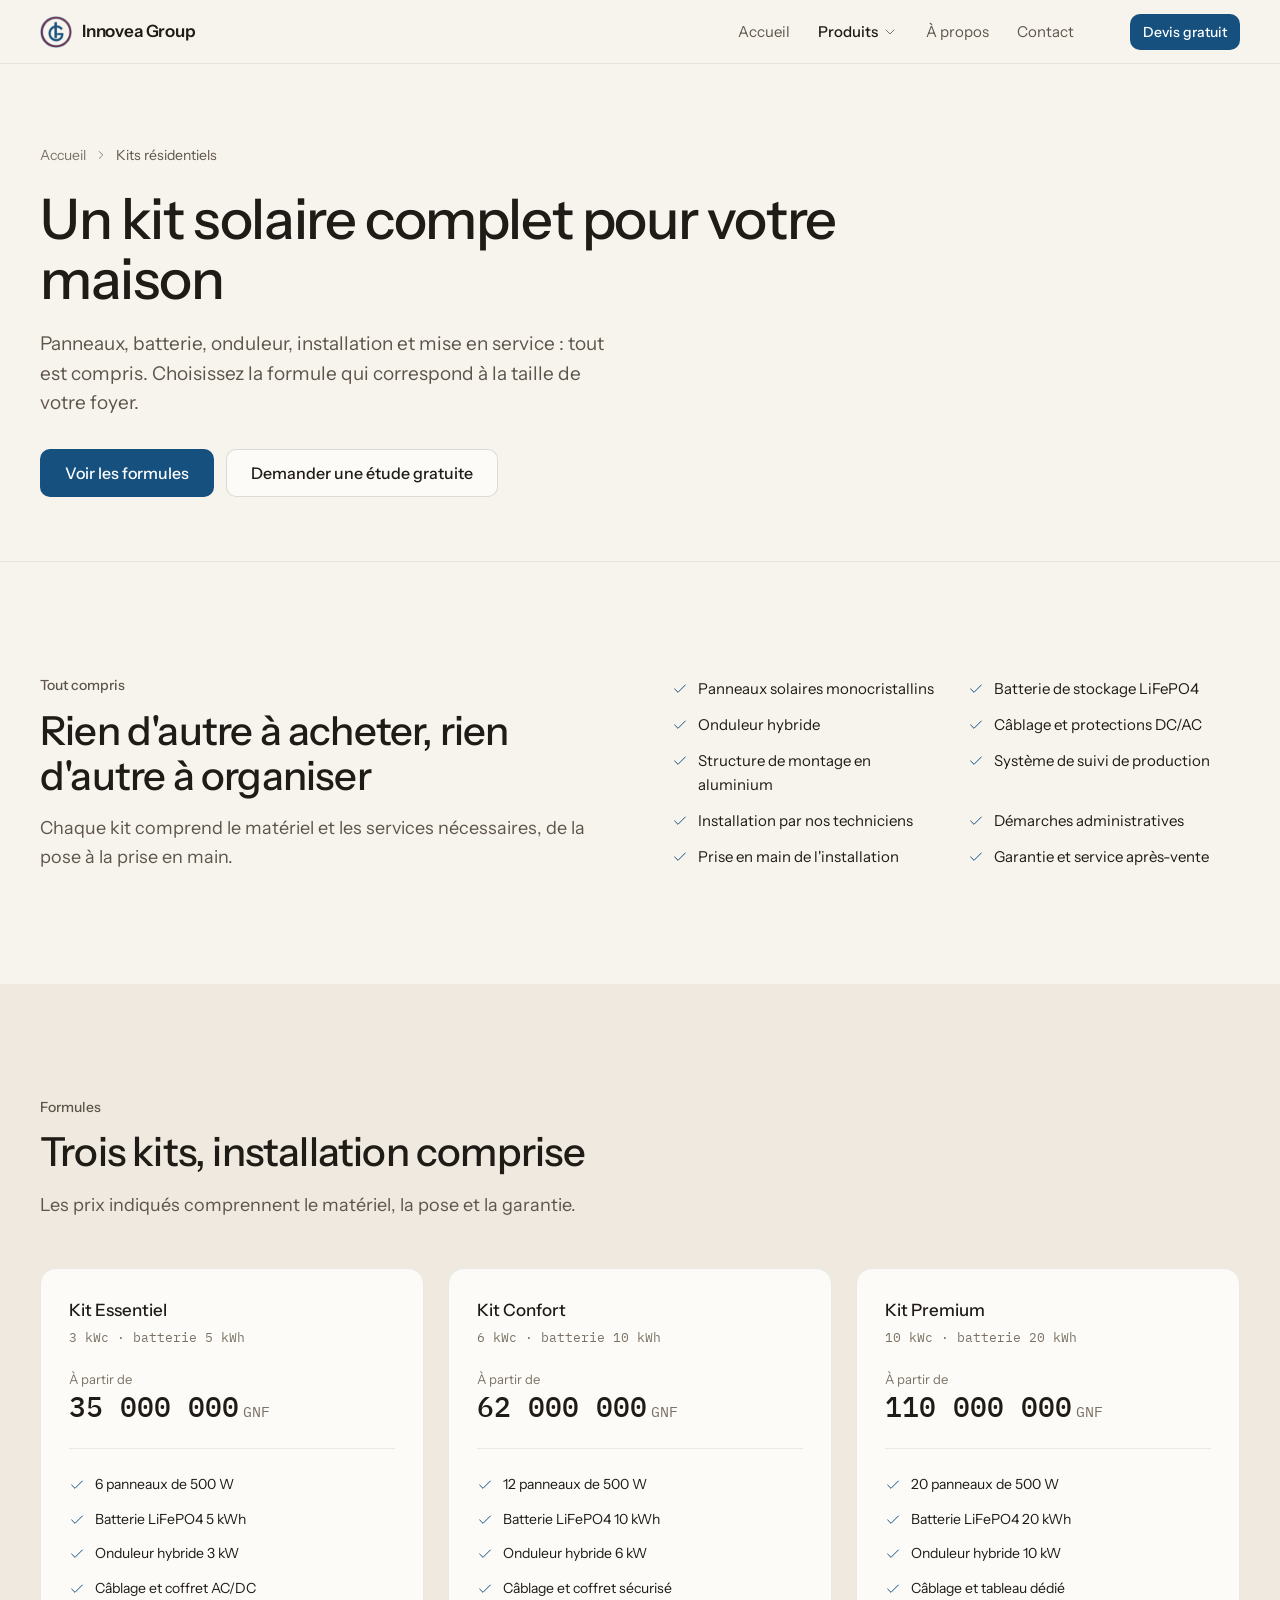
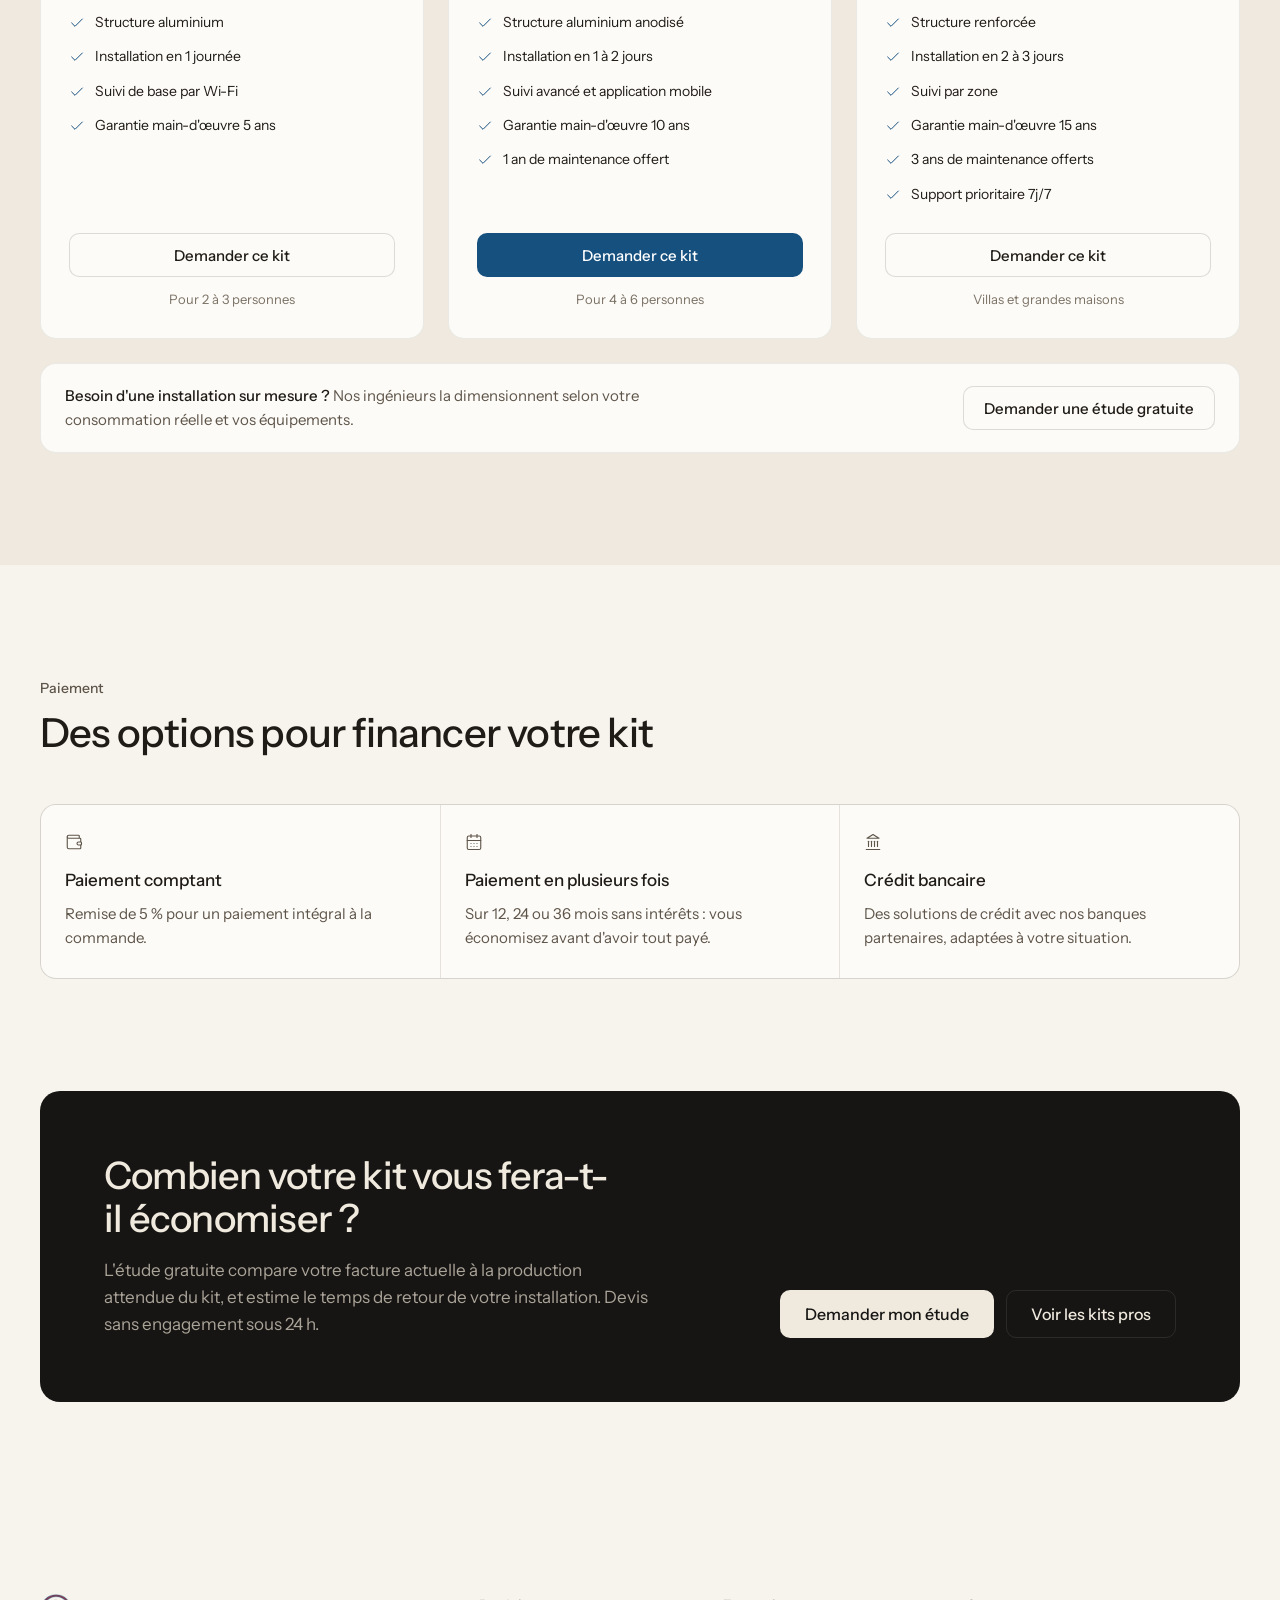
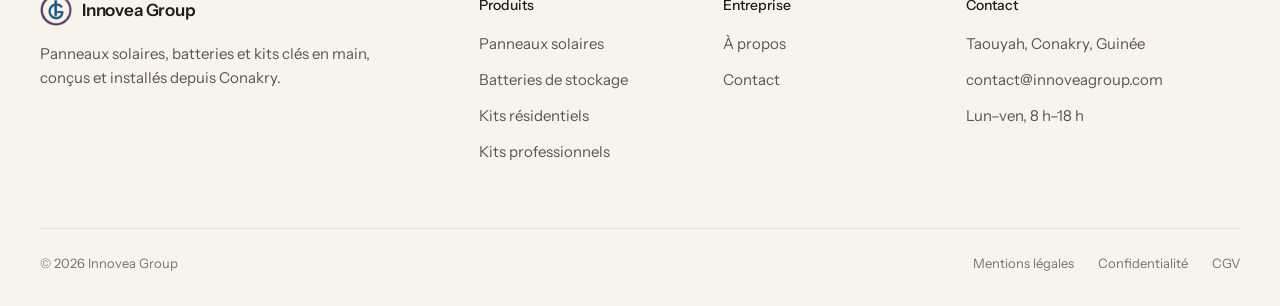
<file: kits-residentiels.html>
<!DOCTYPE html>
<html lang="fr">
<head>
  <meta charset="UTF-8">
  <meta name="viewport" content="width=device-width, initial-scale=1.0">
  <title>Kits solaires résidentiels clés en main · Innovea Group</title>
  <meta name="description" content="Kits solaires pour particuliers : panneaux, batterie LiFePO4, onduleur, installation et mise en service. Trois formules à partir de 35 000 000 GNF.">
  <meta name="theme-color" content="#f7f4ee">
  <link rel="icon" type="image/png" href="img/favicon.png">
  <link rel="preconnect" href="https://fonts.googleapis.com">
  <link rel="preconnect" href="https://fonts.gstatic.com" crossorigin>
  <link rel="stylesheet" href="https://fonts.googleapis.com/css2?family=IBM+Plex+Mono:wght@400;500&family=Instrument+Sans:wght@400;500;600&display=swap">
  <link rel="stylesheet" href="css/styles.css">
</head>
<body>
<header class="navbar" id="navbar">
  <div class="navbar-inner">
    <a href="index.html" class="brand" aria-label="Innovea Group, accueil">
      <img src="img/logo-ig.png" alt="" width="32" height="32">
      <span>Innovea Group</span>
    </a>
    <nav class="nav-links" aria-label="Navigation principale">
      <div class="nav-item"><a href="index.html" class="nav-link">Accueil</a></div>
      <div class="nav-item">
        <a href="panneaux-solaires.html" class="nav-link active" aria-haspopup="true">Produits<svg class="i" viewBox="0 0 24 24" fill="none" stroke="currentColor" stroke-width="1.5" stroke-linecap="round" stroke-linejoin="round" aria-hidden="true"><path d="m6 9 6 6 6-6" /></svg></a>
        <div class="nav-menu">
        <a href="panneaux-solaires.html"><svg class="i" viewBox="0 0 24 24" fill="none" stroke="currentColor" stroke-width="1.5" stroke-linecap="round" stroke-linejoin="round" aria-hidden="true"><circle cx="12" cy="12" r="4" /> <path d="M12 2v2" /> <path d="M12 20v2" /> <path d="m4.93 4.93 1.41 1.41" /> <path d="m17.66 17.66 1.41 1.41" /> <path d="M2 12h2" /> <path d="M20 12h2" /> <path d="m6.34 17.66-1.41 1.41" /> <path d="m19.07 4.93-1.41 1.41" /></svg>Panneaux solaires</a>
        <a href="batteries.html"><svg class="i" viewBox="0 0 24 24" fill="none" stroke="currentColor" stroke-width="1.5" stroke-linecap="round" stroke-linejoin="round" aria-hidden="true"><path d="M15 7h1a2 2 0 0 1 2 2v6a2 2 0 0 1-2 2h-2" /> <path d="M6 7H4a2 2 0 0 0-2 2v6a2 2 0 0 0 2 2h1" /> <path d="m11 7-3 5h4l-3 5" /> <line x1="22" x2="22" y1="11" y2="13" /></svg>Batteries de stockage</a>
        <a href="kits-residentiels.html" class="active" aria-current="page"><svg class="i" viewBox="0 0 24 24" fill="none" stroke="currentColor" stroke-width="1.5" stroke-linecap="round" stroke-linejoin="round" aria-hidden="true"><path d="M15 21v-8a1 1 0 0 0-1-1h-4a1 1 0 0 0-1 1v8" /> <path d="M3 10a2 2 0 0 1 .709-1.528l7-5.999a2 2 0 0 1 2.582 0l7 5.999A2 2 0 0 1 21 10v9a2 2 0 0 1-2 2H5a2 2 0 0 1-2-2z" /></svg>Kits résidentiels</a>
        <a href="kits-professionnels.html"><svg class="i" viewBox="0 0 24 24" fill="none" stroke="currentColor" stroke-width="1.5" stroke-linecap="round" stroke-linejoin="round" aria-hidden="true"><path d="M6 22V4a2 2 0 0 1 2-2h8a2 2 0 0 1 2 2v18Z" /> <path d="M6 12H4a2 2 0 0 0-2 2v6a2 2 0 0 0 2 2h2" /> <path d="M18 9h2a2 2 0 0 1 2 2v9a2 2 0 0 1-2 2h-2" /> <path d="M10 6h4" /> <path d="M10 10h4" /> <path d="M10 14h4" /> <path d="M10 18h4" /></svg>Kits professionnels</a>
        </div>
      </div>
      <div class="nav-item"><a href="a-propos.html" class="nav-link">À propos</a></div>
      <div class="nav-item"><a href="contact.html" class="nav-link">Contact</a></div>
    </nav>
    <a href="contact.html" class="btn btn-primary btn-sm nav-cta">Devis gratuit</a>
    <button class="nav-toggle" id="navToggle" aria-label="Ouvrir le menu" aria-expanded="false" aria-controls="mobileNav">
      <svg class="i i-open" viewBox="0 0 24 24" fill="none" stroke="currentColor" stroke-width="1.5" stroke-linecap="round" stroke-linejoin="round" aria-hidden="true"><line x1="4" x2="20" y1="12" y2="12" /> <line x1="4" x2="20" y1="6" y2="6" /> <line x1="4" x2="20" y1="18" y2="18" /></svg><svg class="i i-close" viewBox="0 0 24 24" fill="none" stroke="currentColor" stroke-width="1.5" stroke-linecap="round" stroke-linejoin="round" aria-hidden="true"><path d="M18 6 6 18" /> <path d="m6 6 12 12" /></svg>
    </button>
  </div>
</header>
<nav class="mobile-nav" id="mobileNav" aria-label="Menu mobile">
  <a class="m-link" href="index.html"><svg class="i" viewBox="0 0 24 24" fill="none" stroke="currentColor" stroke-width="1.5" stroke-linecap="round" stroke-linejoin="round" aria-hidden="true"><path d="M15 21v-8a1 1 0 0 0-1-1h-4a1 1 0 0 0-1 1v8" /> <path d="M3 10a2 2 0 0 1 .709-1.528l7-5.999a2 2 0 0 1 2.582 0l7 5.999A2 2 0 0 1 21 10v9a2 2 0 0 1-2 2H5a2 2 0 0 1-2-2z" /></svg>Accueil</a>
  <div class="m-group">Produits</div>
  <a class="m-link" href="panneaux-solaires.html"><svg class="i" viewBox="0 0 24 24" fill="none" stroke="currentColor" stroke-width="1.5" stroke-linecap="round" stroke-linejoin="round" aria-hidden="true"><circle cx="12" cy="12" r="4" /> <path d="M12 2v2" /> <path d="M12 20v2" /> <path d="m4.93 4.93 1.41 1.41" /> <path d="m17.66 17.66 1.41 1.41" /> <path d="M2 12h2" /> <path d="M20 12h2" /> <path d="m6.34 17.66-1.41 1.41" /> <path d="m19.07 4.93-1.41 1.41" /></svg>Panneaux solaires</a>
  <a class="m-link" href="batteries.html"><svg class="i" viewBox="0 0 24 24" fill="none" stroke="currentColor" stroke-width="1.5" stroke-linecap="round" stroke-linejoin="round" aria-hidden="true"><path d="M15 7h1a2 2 0 0 1 2 2v6a2 2 0 0 1-2 2h-2" /> <path d="M6 7H4a2 2 0 0 0-2 2v6a2 2 0 0 0 2 2h1" /> <path d="m11 7-3 5h4l-3 5" /> <line x1="22" x2="22" y1="11" y2="13" /></svg>Batteries de stockage</a>
  <a class="m-link" href="kits-residentiels.html"><svg class="i" viewBox="0 0 24 24" fill="none" stroke="currentColor" stroke-width="1.5" stroke-linecap="round" stroke-linejoin="round" aria-hidden="true"><path d="M15 21v-8a1 1 0 0 0-1-1h-4a1 1 0 0 0-1 1v8" /> <path d="M3 10a2 2 0 0 1 .709-1.528l7-5.999a2 2 0 0 1 2.582 0l7 5.999A2 2 0 0 1 21 10v9a2 2 0 0 1-2 2H5a2 2 0 0 1-2-2z" /></svg>Kits résidentiels</a>
  <a class="m-link" href="kits-professionnels.html"><svg class="i" viewBox="0 0 24 24" fill="none" stroke="currentColor" stroke-width="1.5" stroke-linecap="round" stroke-linejoin="round" aria-hidden="true"><path d="M6 22V4a2 2 0 0 1 2-2h8a2 2 0 0 1 2 2v18Z" /> <path d="M6 12H4a2 2 0 0 0-2 2v6a2 2 0 0 0 2 2h2" /> <path d="M18 9h2a2 2 0 0 1 2 2v9a2 2 0 0 1-2 2h-2" /> <path d="M10 6h4" /> <path d="M10 10h4" /> <path d="M10 14h4" /> <path d="M10 18h4" /></svg>Kits professionnels</a>
  <div class="m-group">Entreprise</div>
  <a class="m-link" href="a-propos.html"><svg class="i" viewBox="0 0 24 24" fill="none" stroke="currentColor" stroke-width="1.5" stroke-linecap="round" stroke-linejoin="round" aria-hidden="true"><circle cx="12" cy="12" r="10" /> <path d="M12 16v-4" /> <path d="M12 8h.01" /></svg>À propos</a>
  <a class="m-link" href="contact.html"><svg class="i" viewBox="0 0 24 24" fill="none" stroke="currentColor" stroke-width="1.5" stroke-linecap="round" stroke-linejoin="round" aria-hidden="true"><rect width="20" height="16" x="2" y="4" rx="2" /> <path d="m22 7-8.97 5.7a1.94 1.94 0 0 1-2.06 0L2 7" /></svg>Contact</a>
  <a href="contact.html" class="btn btn-primary btn-lg btn-block">Demander un devis gratuit</a>
</nav>

<main>
<section class="page-hero">
  <div class="container">
    <nav class="breadcrumb" aria-label="Fil d'Ariane"><a href="index.html">Accueil</a><svg class="i" viewBox="0 0 24 24" fill="none" stroke="currentColor" stroke-width="1.5" stroke-linecap="round" stroke-linejoin="round" aria-hidden="true"><path d="m9 18 6-6-6-6" /></svg><span aria-current="page">Kits résidentiels</span></nav>
    <h1 class="page-title">Un kit solaire complet pour votre maison</h1>
    <p class="page-lead">Panneaux, batterie, onduleur, installation et mise en service : tout est compris. Choisissez la formule qui correspond à la taille de votre foyer.</p>
    <div class="actions">
      <a href="#formules" class="btn btn-primary btn-lg">Voir les formules</a>
      <a href="contact.html" class="btn btn-secondary btn-lg">Demander une étude gratuite</a>
    </div>
  </div>
</section>

<section class="section">
  <div class="container split-even">
    <div>
      <p class="eyebrow">Tout compris</p>
      <h2 class="title">Rien d'autre à acheter, rien d'autre à organiser</h2>
      <p class="lead">Chaque kit comprend le matériel et les services nécessaires, de la pose à la prise en main.</p>
    </div>
    <ul class="checks checks-2">
      <li><svg class="i" viewBox="0 0 24 24" fill="none" stroke="currentColor" stroke-width="1.5" stroke-linecap="round" stroke-linejoin="round" aria-hidden="true"><path d="M20 6 9 17l-5-5" /></svg>Panneaux solaires monocristallins</li>
      <li><svg class="i" viewBox="0 0 24 24" fill="none" stroke="currentColor" stroke-width="1.5" stroke-linecap="round" stroke-linejoin="round" aria-hidden="true"><path d="M20 6 9 17l-5-5" /></svg>Batterie de stockage LiFePO4</li>
      <li><svg class="i" viewBox="0 0 24 24" fill="none" stroke="currentColor" stroke-width="1.5" stroke-linecap="round" stroke-linejoin="round" aria-hidden="true"><path d="M20 6 9 17l-5-5" /></svg>Onduleur hybride</li>
      <li><svg class="i" viewBox="0 0 24 24" fill="none" stroke="currentColor" stroke-width="1.5" stroke-linecap="round" stroke-linejoin="round" aria-hidden="true"><path d="M20 6 9 17l-5-5" /></svg>Câblage et protections DC/AC</li>
      <li><svg class="i" viewBox="0 0 24 24" fill="none" stroke="currentColor" stroke-width="1.5" stroke-linecap="round" stroke-linejoin="round" aria-hidden="true"><path d="M20 6 9 17l-5-5" /></svg>Structure de montage en aluminium</li>
      <li><svg class="i" viewBox="0 0 24 24" fill="none" stroke="currentColor" stroke-width="1.5" stroke-linecap="round" stroke-linejoin="round" aria-hidden="true"><path d="M20 6 9 17l-5-5" /></svg>Système de suivi de production</li>
      <li><svg class="i" viewBox="0 0 24 24" fill="none" stroke="currentColor" stroke-width="1.5" stroke-linecap="round" stroke-linejoin="round" aria-hidden="true"><path d="M20 6 9 17l-5-5" /></svg>Installation par nos techniciens</li>
      <li><svg class="i" viewBox="0 0 24 24" fill="none" stroke="currentColor" stroke-width="1.5" stroke-linecap="round" stroke-linejoin="round" aria-hidden="true"><path d="M20 6 9 17l-5-5" /></svg>Démarches administratives</li>
      <li><svg class="i" viewBox="0 0 24 24" fill="none" stroke="currentColor" stroke-width="1.5" stroke-linecap="round" stroke-linejoin="round" aria-hidden="true"><path d="M20 6 9 17l-5-5" /></svg>Prise en main de l'installation</li>
      <li><svg class="i" viewBox="0 0 24 24" fill="none" stroke="currentColor" stroke-width="1.5" stroke-linecap="round" stroke-linejoin="round" aria-hidden="true"><path d="M20 6 9 17l-5-5" /></svg>Garantie et service après-vente</li>
    </ul>
  </div>
</section>

<section class="section section-alt" id="formules">
  <div class="container">
    <div class="section-head">
      <p class="eyebrow">Formules</p>
      <h2 class="title">Trois kits, installation comprise</h2>
      <p class="lead">Les prix indiqués comprennent le matériel, la pose et la garantie.</p>
    </div>
    <div class="plans">
      <article class="plan">
        <div class="plan-name">Kit Essentiel</div>
        <div class="plan-range">3 kWc · batterie 5 kWh</div>
        <div class="plan-price"><small>À partir de</small><span class="num">35 000 000<span class="unit">GNF</span></span></div>
        <ul class="checks">
          <li><svg class="i" viewBox="0 0 24 24" fill="none" stroke="currentColor" stroke-width="1.5" stroke-linecap="round" stroke-linejoin="round" aria-hidden="true"><path d="M20 6 9 17l-5-5" /></svg>6 panneaux de 500 W</li>
          <li><svg class="i" viewBox="0 0 24 24" fill="none" stroke="currentColor" stroke-width="1.5" stroke-linecap="round" stroke-linejoin="round" aria-hidden="true"><path d="M20 6 9 17l-5-5" /></svg>Batterie LiFePO4 5 kWh</li>
          <li><svg class="i" viewBox="0 0 24 24" fill="none" stroke="currentColor" stroke-width="1.5" stroke-linecap="round" stroke-linejoin="round" aria-hidden="true"><path d="M20 6 9 17l-5-5" /></svg>Onduleur hybride 3 kW</li>
          <li><svg class="i" viewBox="0 0 24 24" fill="none" stroke="currentColor" stroke-width="1.5" stroke-linecap="round" stroke-linejoin="round" aria-hidden="true"><path d="M20 6 9 17l-5-5" /></svg>Câblage et coffret AC/DC</li>
          <li><svg class="i" viewBox="0 0 24 24" fill="none" stroke="currentColor" stroke-width="1.5" stroke-linecap="round" stroke-linejoin="round" aria-hidden="true"><path d="M20 6 9 17l-5-5" /></svg>Structure aluminium</li>
          <li><svg class="i" viewBox="0 0 24 24" fill="none" stroke="currentColor" stroke-width="1.5" stroke-linecap="round" stroke-linejoin="round" aria-hidden="true"><path d="M20 6 9 17l-5-5" /></svg>Installation en 1 journée</li>
          <li><svg class="i" viewBox="0 0 24 24" fill="none" stroke="currentColor" stroke-width="1.5" stroke-linecap="round" stroke-linejoin="round" aria-hidden="true"><path d="M20 6 9 17l-5-5" /></svg>Suivi de base par Wi-Fi</li>
          <li><svg class="i" viewBox="0 0 24 24" fill="none" stroke="currentColor" stroke-width="1.5" stroke-linecap="round" stroke-linejoin="round" aria-hidden="true"><path d="M20 6 9 17l-5-5" /></svg>Garantie main-d'œuvre 5 ans</li>
        </ul>
        <a href="contact.html" class="btn btn-secondary btn-block">Demander ce kit</a>
        <p class="plan-fit">Pour 2 à 3 personnes</p>
      </article>
      <article class="plan">
        <div class="plan-name">Kit Confort</div>
        <div class="plan-range">6 kWc · batterie 10 kWh</div>
        <div class="plan-price"><small>À partir de</small><span class="num">62 000 000<span class="unit">GNF</span></span></div>
        <ul class="checks">
          <li><svg class="i" viewBox="0 0 24 24" fill="none" stroke="currentColor" stroke-width="1.5" stroke-linecap="round" stroke-linejoin="round" aria-hidden="true"><path d="M20 6 9 17l-5-5" /></svg>12 panneaux de 500 W</li>
          <li><svg class="i" viewBox="0 0 24 24" fill="none" stroke="currentColor" stroke-width="1.5" stroke-linecap="round" stroke-linejoin="round" aria-hidden="true"><path d="M20 6 9 17l-5-5" /></svg>Batterie LiFePO4 10 kWh</li>
          <li><svg class="i" viewBox="0 0 24 24" fill="none" stroke="currentColor" stroke-width="1.5" stroke-linecap="round" stroke-linejoin="round" aria-hidden="true"><path d="M20 6 9 17l-5-5" /></svg>Onduleur hybride 6 kW</li>
          <li><svg class="i" viewBox="0 0 24 24" fill="none" stroke="currentColor" stroke-width="1.5" stroke-linecap="round" stroke-linejoin="round" aria-hidden="true"><path d="M20 6 9 17l-5-5" /></svg>Câblage et coffret sécurisé</li>
          <li><svg class="i" viewBox="0 0 24 24" fill="none" stroke="currentColor" stroke-width="1.5" stroke-linecap="round" stroke-linejoin="round" aria-hidden="true"><path d="M20 6 9 17l-5-5" /></svg>Structure aluminium anodisé</li>
          <li><svg class="i" viewBox="0 0 24 24" fill="none" stroke="currentColor" stroke-width="1.5" stroke-linecap="round" stroke-linejoin="round" aria-hidden="true"><path d="M20 6 9 17l-5-5" /></svg>Installation en 1 à 2 jours</li>
          <li><svg class="i" viewBox="0 0 24 24" fill="none" stroke="currentColor" stroke-width="1.5" stroke-linecap="round" stroke-linejoin="round" aria-hidden="true"><path d="M20 6 9 17l-5-5" /></svg>Suivi avancé et application mobile</li>
          <li><svg class="i" viewBox="0 0 24 24" fill="none" stroke="currentColor" stroke-width="1.5" stroke-linecap="round" stroke-linejoin="round" aria-hidden="true"><path d="M20 6 9 17l-5-5" /></svg>Garantie main-d'œuvre 10 ans</li>
          <li><svg class="i" viewBox="0 0 24 24" fill="none" stroke="currentColor" stroke-width="1.5" stroke-linecap="round" stroke-linejoin="round" aria-hidden="true"><path d="M20 6 9 17l-5-5" /></svg>1 an de maintenance offert</li>
        </ul>
        <a href="contact.html" class="btn btn-primary btn-block">Demander ce kit</a>
        <p class="plan-fit">Pour 4 à 6 personnes</p>
      </article>
      <article class="plan">
        <div class="plan-name">Kit Premium</div>
        <div class="plan-range">10 kWc · batterie 20 kWh</div>
        <div class="plan-price"><small>À partir de</small><span class="num">110 000 000<span class="unit">GNF</span></span></div>
        <ul class="checks">
          <li><svg class="i" viewBox="0 0 24 24" fill="none" stroke="currentColor" stroke-width="1.5" stroke-linecap="round" stroke-linejoin="round" aria-hidden="true"><path d="M20 6 9 17l-5-5" /></svg>20 panneaux de 500 W</li>
          <li><svg class="i" viewBox="0 0 24 24" fill="none" stroke="currentColor" stroke-width="1.5" stroke-linecap="round" stroke-linejoin="round" aria-hidden="true"><path d="M20 6 9 17l-5-5" /></svg>Batterie LiFePO4 20 kWh</li>
          <li><svg class="i" viewBox="0 0 24 24" fill="none" stroke="currentColor" stroke-width="1.5" stroke-linecap="round" stroke-linejoin="round" aria-hidden="true"><path d="M20 6 9 17l-5-5" /></svg>Onduleur hybride 10 kW</li>
          <li><svg class="i" viewBox="0 0 24 24" fill="none" stroke="currentColor" stroke-width="1.5" stroke-linecap="round" stroke-linejoin="round" aria-hidden="true"><path d="M20 6 9 17l-5-5" /></svg>Câblage et tableau dédié</li>
          <li><svg class="i" viewBox="0 0 24 24" fill="none" stroke="currentColor" stroke-width="1.5" stroke-linecap="round" stroke-linejoin="round" aria-hidden="true"><path d="M20 6 9 17l-5-5" /></svg>Structure renforcée</li>
          <li><svg class="i" viewBox="0 0 24 24" fill="none" stroke="currentColor" stroke-width="1.5" stroke-linecap="round" stroke-linejoin="round" aria-hidden="true"><path d="M20 6 9 17l-5-5" /></svg>Installation en 2 à 3 jours</li>
          <li><svg class="i" viewBox="0 0 24 24" fill="none" stroke="currentColor" stroke-width="1.5" stroke-linecap="round" stroke-linejoin="round" aria-hidden="true"><path d="M20 6 9 17l-5-5" /></svg>Suivi par zone</li>
          <li><svg class="i" viewBox="0 0 24 24" fill="none" stroke="currentColor" stroke-width="1.5" stroke-linecap="round" stroke-linejoin="round" aria-hidden="true"><path d="M20 6 9 17l-5-5" /></svg>Garantie main-d'œuvre 15 ans</li>
          <li><svg class="i" viewBox="0 0 24 24" fill="none" stroke="currentColor" stroke-width="1.5" stroke-linecap="round" stroke-linejoin="round" aria-hidden="true"><path d="M20 6 9 17l-5-5" /></svg>3 ans de maintenance offerts</li>
          <li><svg class="i" viewBox="0 0 24 24" fill="none" stroke="currentColor" stroke-width="1.5" stroke-linecap="round" stroke-linejoin="round" aria-hidden="true"><path d="M20 6 9 17l-5-5" /></svg>Support prioritaire 7j/7</li>
        </ul>
        <a href="contact.html" class="btn btn-secondary btn-block">Demander ce kit</a>
        <p class="plan-fit">Villas et grandes maisons</p>
      </article>
    </div>
    <div class="note">
      <p><strong>Besoin d'une installation sur mesure ?</strong> Nos ingénieurs la dimensionnent selon votre consommation réelle et vos équipements.</p>
      <a href="contact.html" class="btn btn-secondary">Demander une étude gratuite</a>
    </div>
  </div>
</section>

<section class="section">
  <div class="container">
    <div class="section-head">
      <p class="eyebrow">Paiement</p>
      <h2 class="title">Des options pour financer votre kit</h2>
    </div>
    <div class="items">
      <div class="item"><svg class="i" viewBox="0 0 24 24" fill="none" stroke="currentColor" stroke-width="1.5" stroke-linecap="round" stroke-linejoin="round" aria-hidden="true"><path d="M19 7V4a1 1 0 0 0-1-1H5a2 2 0 0 0 0 4h15a1 1 0 0 1 1 1v4h-3a2 2 0 0 0 0 4h3a1 1 0 0 0 1-1v-2a1 1 0 0 0-1-1" /> <path d="M3 5v14a2 2 0 0 0 2 2h15a1 1 0 0 0 1-1v-4" /></svg><h3>Paiement comptant</h3><p>Remise de 5 % pour un paiement intégral à la commande.</p></div>
      <div class="item"><svg class="i" viewBox="0 0 24 24" fill="none" stroke="currentColor" stroke-width="1.5" stroke-linecap="round" stroke-linejoin="round" aria-hidden="true"><path d="M8 2v4" /> <path d="M16 2v4" /> <rect width="18" height="18" x="3" y="4" rx="2" /> <path d="M3 10h18" /> <path d="M8 14h.01" /> <path d="M12 14h.01" /> <path d="M16 14h.01" /> <path d="M8 18h.01" /> <path d="M12 18h.01" /> <path d="M16 18h.01" /></svg><h3>Paiement en plusieurs fois</h3><p>Sur 12, 24 ou 36 mois sans intérêts : vous économisez avant d'avoir tout payé.</p></div>
      <div class="item"><svg class="i" viewBox="0 0 24 24" fill="none" stroke="currentColor" stroke-width="1.5" stroke-linecap="round" stroke-linejoin="round" aria-hidden="true"><line x1="3" x2="21" y1="22" y2="22" /> <line x1="6" x2="6" y1="18" y2="11" /> <line x1="10" x2="10" y1="18" y2="11" /> <line x1="14" x2="14" y1="18" y2="11" /> <line x1="18" x2="18" y1="18" y2="11" /> <polygon points="12 2 20 7 4 7" /></svg><h3>Crédit bancaire</h3><p>Des solutions de crédit avec nos banques partenaires, adaptées à votre situation.</p></div>
    </div>
  </div>
</section>

<section class="section">
  <div class="container">
    <div class="cta">
      <div>
        <h2>Combien votre kit vous fera-t-il économiser ?</h2>
        <p>L'étude gratuite compare votre facture actuelle à la production attendue du kit, et estime le temps de retour de votre installation. Devis sans engagement sous 24 h.</p>
      </div>
      <div class="actions">
        <a href="contact.html" class="btn btn-light btn-lg">Demander mon étude</a>
        <a href="kits-professionnels.html" class="btn btn-ghost-dark btn-lg">Voir les kits pros</a>
      </div>
    </div>
  </div>
</section>
</main>

<footer class="footer">
  <div class="container">
    <div class="footer-grid">
      <div class="footer-brand">
        <a href="index.html" class="brand"><img src="img/logo-ig.png" alt="" width="32" height="32"><span>Innovea Group</span></a>
        <p>Panneaux solaires, batteries et kits clés en main, conçus et installés depuis Conakry.</p>
      </div>
      <div>
        <div class="footer-title">Produits</div>
        <ul class="footer-links">
          <li><a href="panneaux-solaires.html">Panneaux solaires</a></li>
          <li><a href="batteries.html">Batteries de stockage</a></li>
          <li><a href="kits-residentiels.html">Kits résidentiels</a></li>
          <li><a href="kits-professionnels.html">Kits professionnels</a></li>
        </ul>
      </div>
      <div>
        <div class="footer-title">Entreprise</div>
        <ul class="footer-links">
          <li><a href="a-propos.html">À propos</a></li>
          <li><a href="contact.html">Contact</a></li>
        </ul>
      </div>
      <div>
        <div class="footer-title">Contact</div>
        <ul class="footer-links">
          <li>Taouyah, Conakry, Guinée</li>
          <li><a href="mailto:contact@innoveagroup.com">contact@innoveagroup.com</a></li>
          <li>Lun–ven, 8 h–18 h</li>
        </ul>
      </div>
    </div>
    <div class="footer-bottom">
      <span>© 2026 Innovea Group</span>
      <nav aria-label="Informations légales">
        <a href="#">Mentions légales</a>
        <a href="#">Confidentialité</a>
        <a href="#">CGV</a>
      </nav>
    </div>
  </div>
</footer>

<script src="js/main.js"></script>
</body>
</html>
</file>
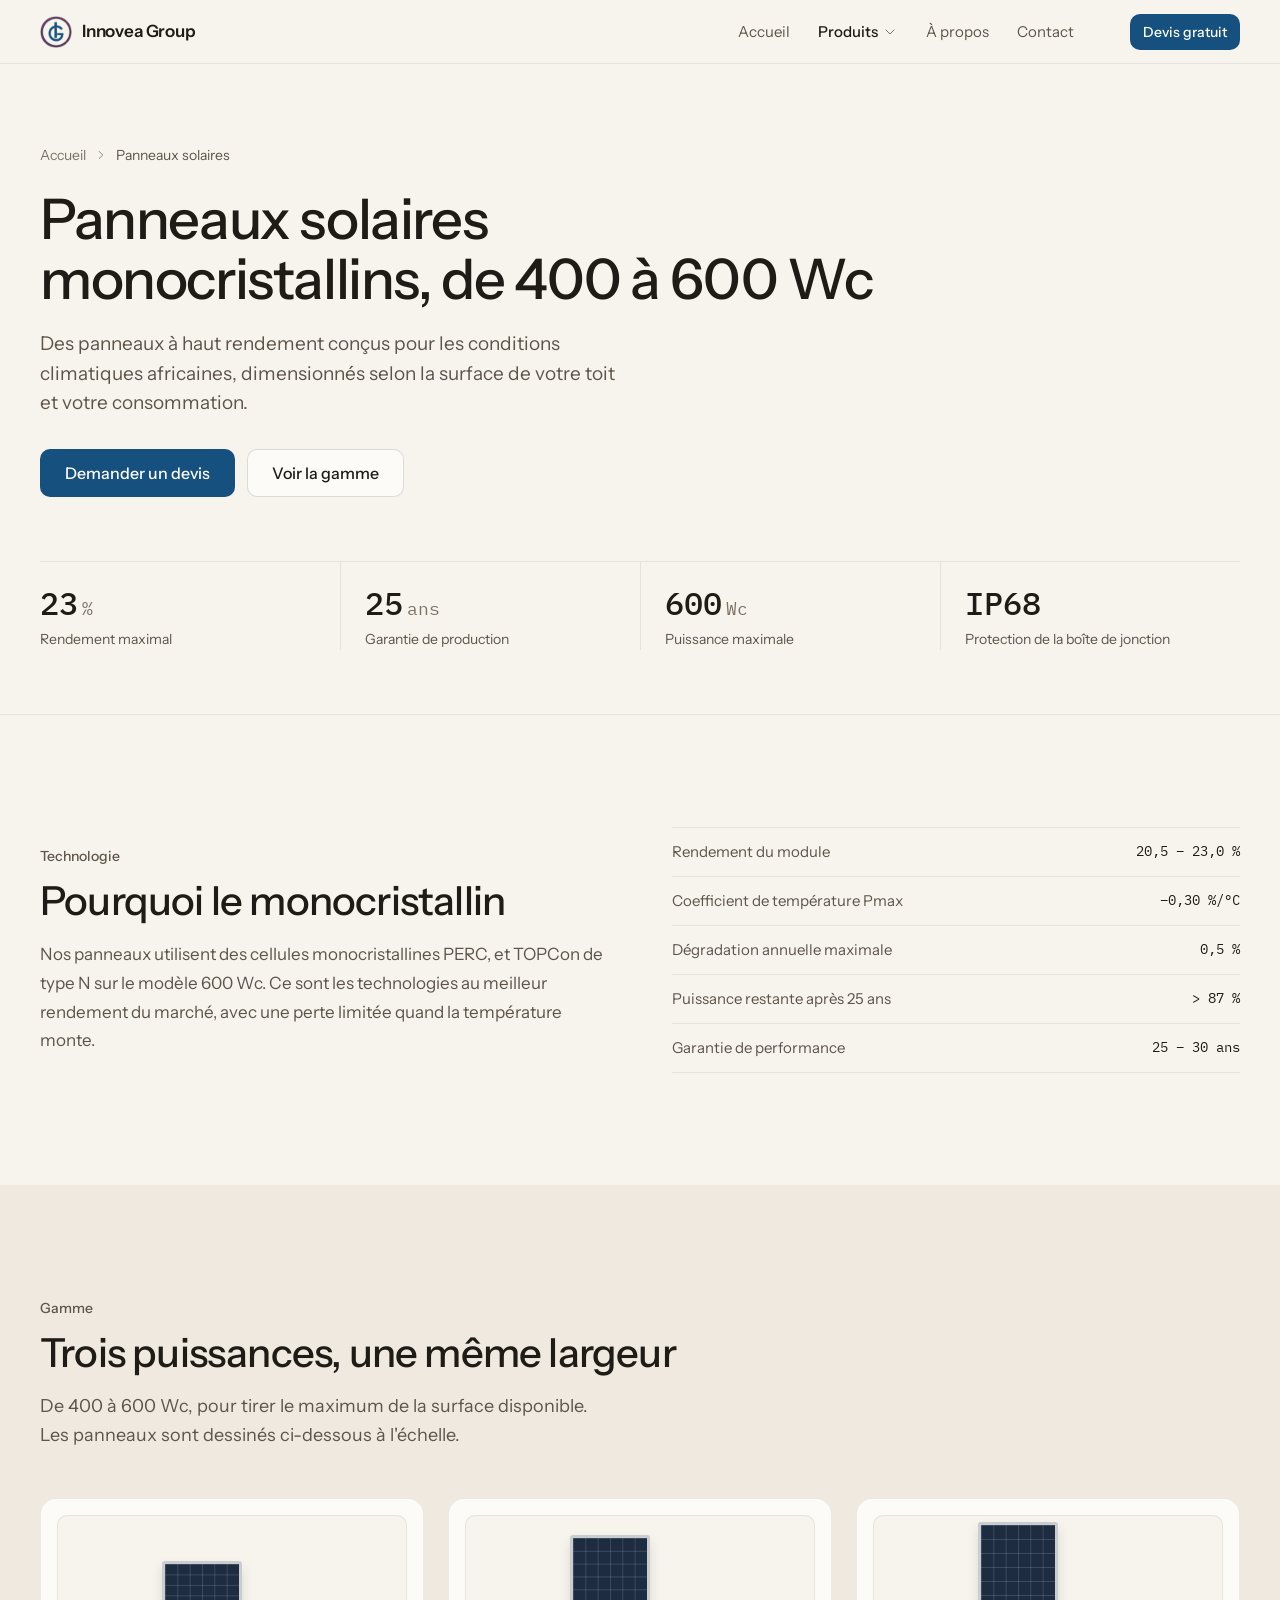
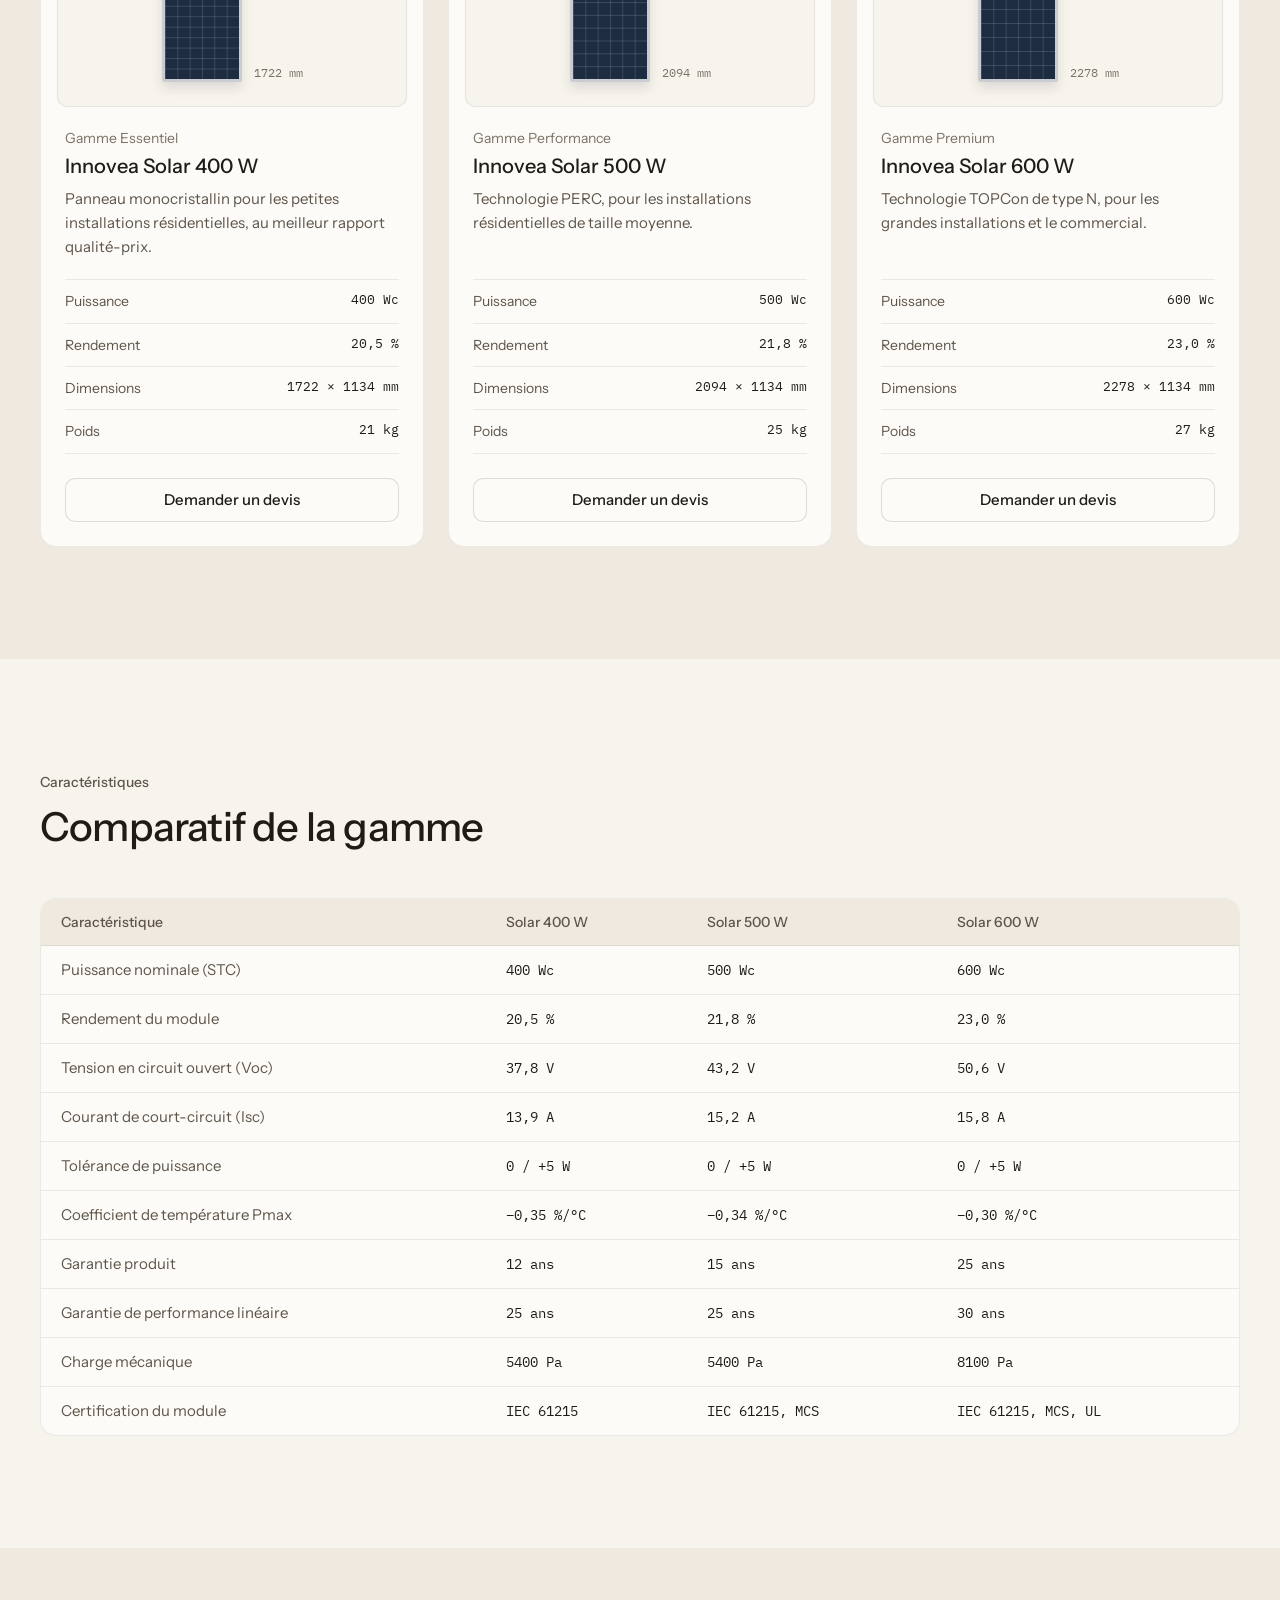
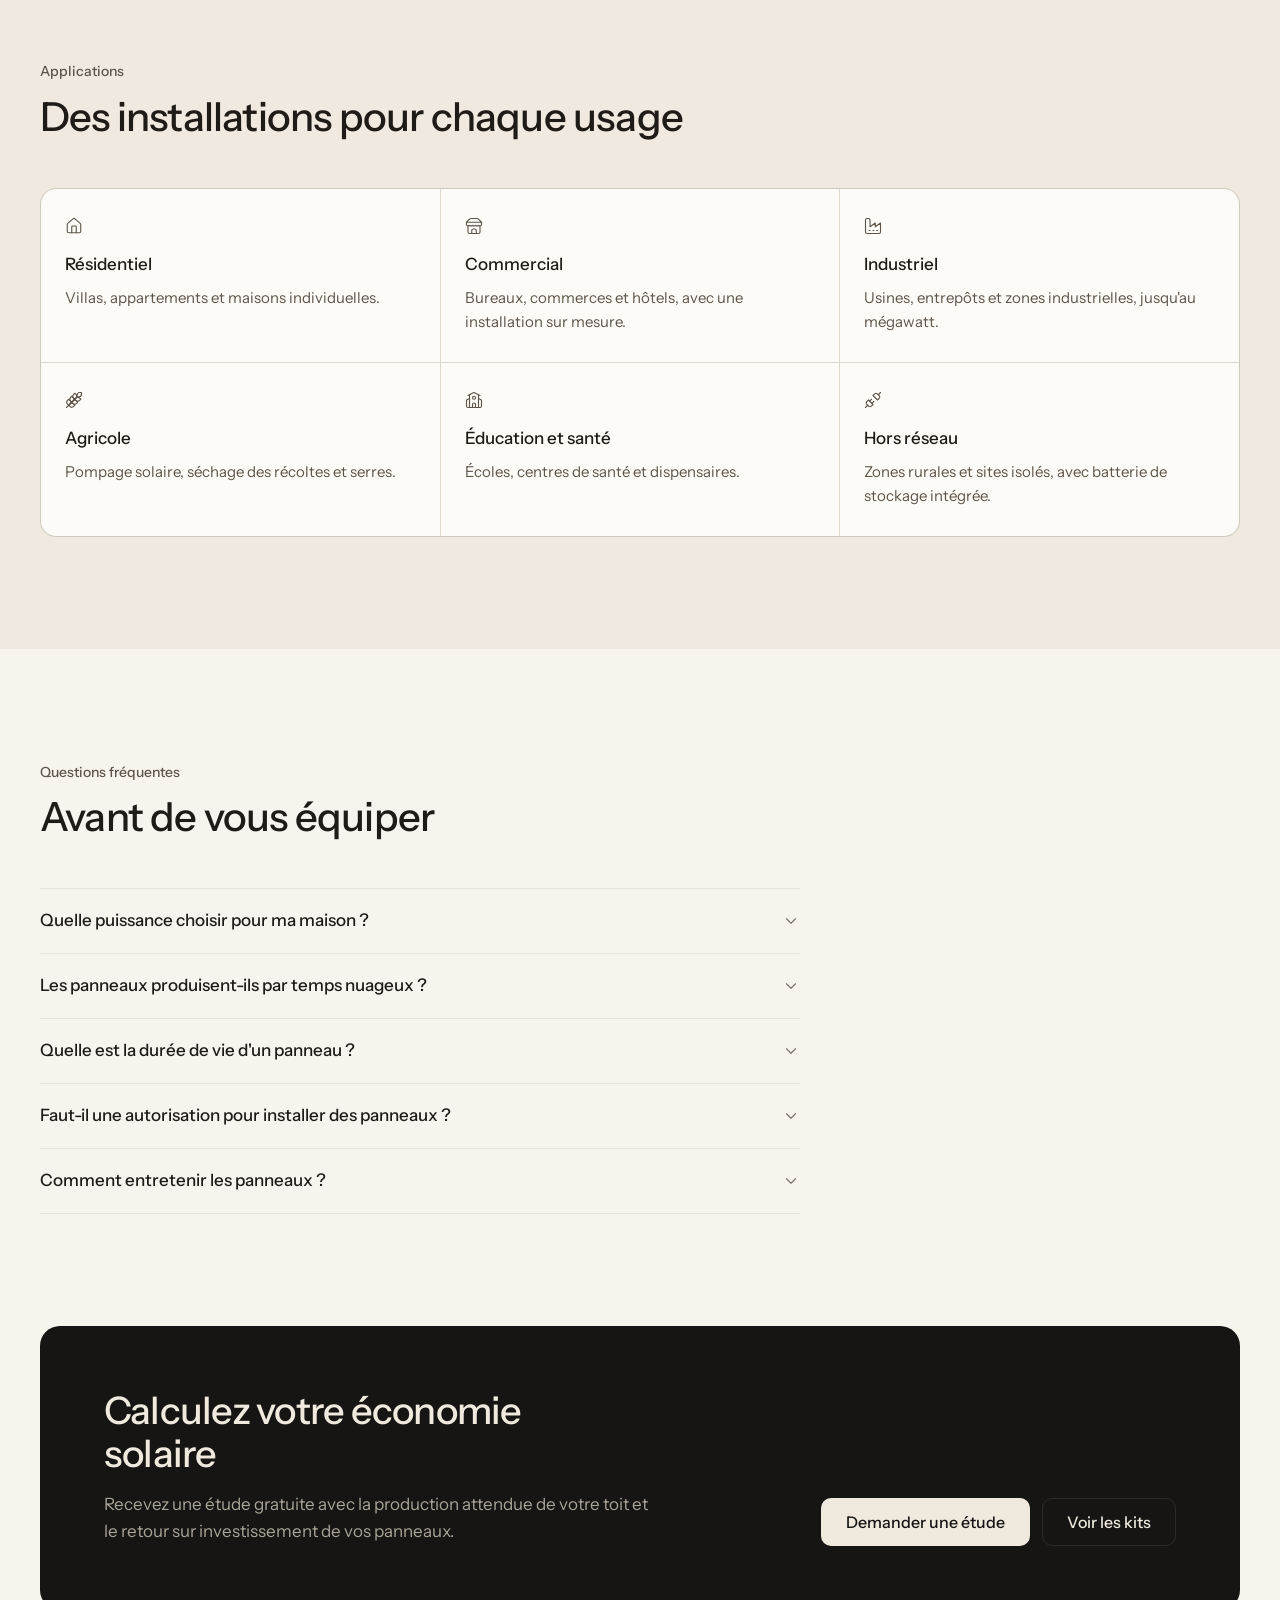
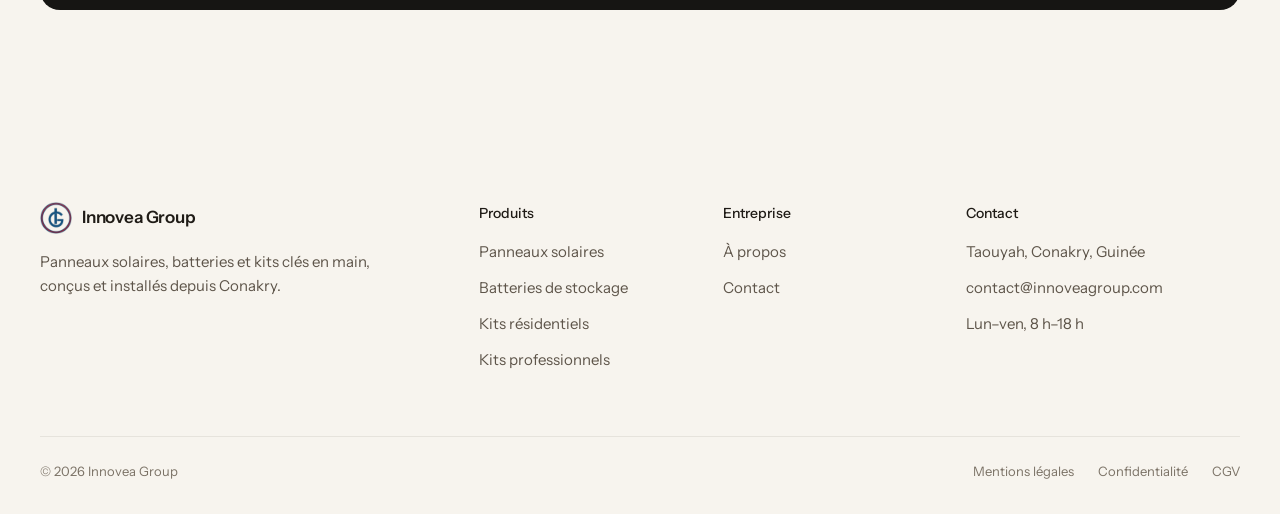
<file: panneaux-solaires.html>
<!DOCTYPE html>
<html lang="fr">
<head>
  <meta charset="UTF-8">
  <meta name="viewport" content="width=device-width, initial-scale=1.0">
  <title>Panneaux solaires monocristallins · Innovea Group</title>
  <meta name="description" content="Panneaux solaires monocristallins de 400 à 600 Wc, rendement jusqu'à 23 %, garantie de production 25 ans. Étude et installation par Innovea Group en Guinée.">
  <meta name="theme-color" content="#f7f4ee">
  <link rel="icon" type="image/png" href="img/favicon.png">
  <link rel="preconnect" href="https://fonts.googleapis.com">
  <link rel="preconnect" href="https://fonts.gstatic.com" crossorigin>
  <link rel="stylesheet" href="https://fonts.googleapis.com/css2?family=IBM+Plex+Mono:wght@400;500&family=Instrument+Sans:wght@400;500;600&display=swap">
  <link rel="stylesheet" href="css/styles.css">
</head>
<body>
<header class="navbar" id="navbar">
  <div class="navbar-inner">
    <a href="index.html" class="brand" aria-label="Innovea Group, accueil">
      <img src="img/logo-ig.png" alt="" width="32" height="32">
      <span>Innovea Group</span>
    </a>
    <nav class="nav-links" aria-label="Navigation principale">
      <div class="nav-item"><a href="index.html" class="nav-link">Accueil</a></div>
      <div class="nav-item">
        <a href="panneaux-solaires.html" class="nav-link active" aria-haspopup="true">Produits<svg class="i" viewBox="0 0 24 24" fill="none" stroke="currentColor" stroke-width="1.5" stroke-linecap="round" stroke-linejoin="round" aria-hidden="true"><path d="m6 9 6 6 6-6" /></svg></a>
        <div class="nav-menu">
        <a href="panneaux-solaires.html" class="active" aria-current="page"><svg class="i" viewBox="0 0 24 24" fill="none" stroke="currentColor" stroke-width="1.5" stroke-linecap="round" stroke-linejoin="round" aria-hidden="true"><circle cx="12" cy="12" r="4" /> <path d="M12 2v2" /> <path d="M12 20v2" /> <path d="m4.93 4.93 1.41 1.41" /> <path d="m17.66 17.66 1.41 1.41" /> <path d="M2 12h2" /> <path d="M20 12h2" /> <path d="m6.34 17.66-1.41 1.41" /> <path d="m19.07 4.93-1.41 1.41" /></svg>Panneaux solaires</a>
        <a href="batteries.html"><svg class="i" viewBox="0 0 24 24" fill="none" stroke="currentColor" stroke-width="1.5" stroke-linecap="round" stroke-linejoin="round" aria-hidden="true"><path d="M15 7h1a2 2 0 0 1 2 2v6a2 2 0 0 1-2 2h-2" /> <path d="M6 7H4a2 2 0 0 0-2 2v6a2 2 0 0 0 2 2h1" /> <path d="m11 7-3 5h4l-3 5" /> <line x1="22" x2="22" y1="11" y2="13" /></svg>Batteries de stockage</a>
        <a href="kits-residentiels.html"><svg class="i" viewBox="0 0 24 24" fill="none" stroke="currentColor" stroke-width="1.5" stroke-linecap="round" stroke-linejoin="round" aria-hidden="true"><path d="M15 21v-8a1 1 0 0 0-1-1h-4a1 1 0 0 0-1 1v8" /> <path d="M3 10a2 2 0 0 1 .709-1.528l7-5.999a2 2 0 0 1 2.582 0l7 5.999A2 2 0 0 1 21 10v9a2 2 0 0 1-2 2H5a2 2 0 0 1-2-2z" /></svg>Kits résidentiels</a>
        <a href="kits-professionnels.html"><svg class="i" viewBox="0 0 24 24" fill="none" stroke="currentColor" stroke-width="1.5" stroke-linecap="round" stroke-linejoin="round" aria-hidden="true"><path d="M6 22V4a2 2 0 0 1 2-2h8a2 2 0 0 1 2 2v18Z" /> <path d="M6 12H4a2 2 0 0 0-2 2v6a2 2 0 0 0 2 2h2" /> <path d="M18 9h2a2 2 0 0 1 2 2v9a2 2 0 0 1-2 2h-2" /> <path d="M10 6h4" /> <path d="M10 10h4" /> <path d="M10 14h4" /> <path d="M10 18h4" /></svg>Kits professionnels</a>
        </div>
      </div>
      <div class="nav-item"><a href="a-propos.html" class="nav-link">À propos</a></div>
      <div class="nav-item"><a href="contact.html" class="nav-link">Contact</a></div>
    </nav>
    <a href="contact.html" class="btn btn-primary btn-sm nav-cta">Devis gratuit</a>
    <button class="nav-toggle" id="navToggle" aria-label="Ouvrir le menu" aria-expanded="false" aria-controls="mobileNav">
      <svg class="i i-open" viewBox="0 0 24 24" fill="none" stroke="currentColor" stroke-width="1.5" stroke-linecap="round" stroke-linejoin="round" aria-hidden="true"><line x1="4" x2="20" y1="12" y2="12" /> <line x1="4" x2="20" y1="6" y2="6" /> <line x1="4" x2="20" y1="18" y2="18" /></svg><svg class="i i-close" viewBox="0 0 24 24" fill="none" stroke="currentColor" stroke-width="1.5" stroke-linecap="round" stroke-linejoin="round" aria-hidden="true"><path d="M18 6 6 18" /> <path d="m6 6 12 12" /></svg>
    </button>
  </div>
</header>
<nav class="mobile-nav" id="mobileNav" aria-label="Menu mobile">
  <a class="m-link" href="index.html"><svg class="i" viewBox="0 0 24 24" fill="none" stroke="currentColor" stroke-width="1.5" stroke-linecap="round" stroke-linejoin="round" aria-hidden="true"><path d="M15 21v-8a1 1 0 0 0-1-1h-4a1 1 0 0 0-1 1v8" /> <path d="M3 10a2 2 0 0 1 .709-1.528l7-5.999a2 2 0 0 1 2.582 0l7 5.999A2 2 0 0 1 21 10v9a2 2 0 0 1-2 2H5a2 2 0 0 1-2-2z" /></svg>Accueil</a>
  <div class="m-group">Produits</div>
  <a class="m-link" href="panneaux-solaires.html"><svg class="i" viewBox="0 0 24 24" fill="none" stroke="currentColor" stroke-width="1.5" stroke-linecap="round" stroke-linejoin="round" aria-hidden="true"><circle cx="12" cy="12" r="4" /> <path d="M12 2v2" /> <path d="M12 20v2" /> <path d="m4.93 4.93 1.41 1.41" /> <path d="m17.66 17.66 1.41 1.41" /> <path d="M2 12h2" /> <path d="M20 12h2" /> <path d="m6.34 17.66-1.41 1.41" /> <path d="m19.07 4.93-1.41 1.41" /></svg>Panneaux solaires</a>
  <a class="m-link" href="batteries.html"><svg class="i" viewBox="0 0 24 24" fill="none" stroke="currentColor" stroke-width="1.5" stroke-linecap="round" stroke-linejoin="round" aria-hidden="true"><path d="M15 7h1a2 2 0 0 1 2 2v6a2 2 0 0 1-2 2h-2" /> <path d="M6 7H4a2 2 0 0 0-2 2v6a2 2 0 0 0 2 2h1" /> <path d="m11 7-3 5h4l-3 5" /> <line x1="22" x2="22" y1="11" y2="13" /></svg>Batteries de stockage</a>
  <a class="m-link" href="kits-residentiels.html"><svg class="i" viewBox="0 0 24 24" fill="none" stroke="currentColor" stroke-width="1.5" stroke-linecap="round" stroke-linejoin="round" aria-hidden="true"><path d="M15 21v-8a1 1 0 0 0-1-1h-4a1 1 0 0 0-1 1v8" /> <path d="M3 10a2 2 0 0 1 .709-1.528l7-5.999a2 2 0 0 1 2.582 0l7 5.999A2 2 0 0 1 21 10v9a2 2 0 0 1-2 2H5a2 2 0 0 1-2-2z" /></svg>Kits résidentiels</a>
  <a class="m-link" href="kits-professionnels.html"><svg class="i" viewBox="0 0 24 24" fill="none" stroke="currentColor" stroke-width="1.5" stroke-linecap="round" stroke-linejoin="round" aria-hidden="true"><path d="M6 22V4a2 2 0 0 1 2-2h8a2 2 0 0 1 2 2v18Z" /> <path d="M6 12H4a2 2 0 0 0-2 2v6a2 2 0 0 0 2 2h2" /> <path d="M18 9h2a2 2 0 0 1 2 2v9a2 2 0 0 1-2 2h-2" /> <path d="M10 6h4" /> <path d="M10 10h4" /> <path d="M10 14h4" /> <path d="M10 18h4" /></svg>Kits professionnels</a>
  <div class="m-group">Entreprise</div>
  <a class="m-link" href="a-propos.html"><svg class="i" viewBox="0 0 24 24" fill="none" stroke="currentColor" stroke-width="1.5" stroke-linecap="round" stroke-linejoin="round" aria-hidden="true"><circle cx="12" cy="12" r="10" /> <path d="M12 16v-4" /> <path d="M12 8h.01" /></svg>À propos</a>
  <a class="m-link" href="contact.html"><svg class="i" viewBox="0 0 24 24" fill="none" stroke="currentColor" stroke-width="1.5" stroke-linecap="round" stroke-linejoin="round" aria-hidden="true"><rect width="20" height="16" x="2" y="4" rx="2" /> <path d="m22 7-8.97 5.7a1.94 1.94 0 0 1-2.06 0L2 7" /></svg>Contact</a>
  <a href="contact.html" class="btn btn-primary btn-lg btn-block">Demander un devis gratuit</a>
</nav>

<main>
<section class="page-hero">
  <div class="container">
    <nav class="breadcrumb" aria-label="Fil d'Ariane"><a href="index.html">Accueil</a><svg class="i" viewBox="0 0 24 24" fill="none" stroke="currentColor" stroke-width="1.5" stroke-linecap="round" stroke-linejoin="round" aria-hidden="true"><path d="m9 18 6-6-6-6" /></svg><span aria-current="page">Panneaux solaires</span></nav>
    <h1 class="page-title">Panneaux solaires monocristallins, de 400 à 600 Wc</h1>
    <p class="page-lead">Des panneaux à haut rendement conçus pour les conditions climatiques africaines, dimensionnés selon la surface de votre toit et votre consommation.</p>
    <div class="actions">
      <a href="contact.html" class="btn btn-primary btn-lg">Demander un devis</a>
      <a href="#gamme" class="btn btn-secondary btn-lg">Voir la gamme</a>
    </div>
    <div class="readout">
      <div><span class="num">23<span class="unit">%</span></span><span class="label">Rendement maximal</span></div>
      <div><span class="num">25<span class="unit">ans</span></span><span class="label">Garantie de production</span></div>
      <div><span class="num">600<span class="unit">Wc</span></span><span class="label">Puissance maximale</span></div>
      <div><span class="num">IP68</span><span class="label">Protection de la boîte de jonction</span></div>
    </div>
  </div>
</section>

<section class="section">
  <div class="container split-even">
    <div>
      <p class="eyebrow">Technologie</p>
      <h2 class="title">Pourquoi le monocristallin</h2>
      <div class="prose" style="margin-top:16px">
        <p>Nos panneaux utilisent des cellules monocristallines PERC, et TOPCon de type N sur le modèle 600 Wc. Ce sont les technologies au meilleur rendement du marché, avec une perte limitée quand la température monte.</p>
      </div>
    </div>
    <dl class="kv">
      <div><dt>Rendement du module</dt><dd>20,5 – 23,0 %</dd></div>
      <div><dt>Coefficient de température Pmax</dt><dd>−0,30 %/°C</dd></div>
      <div><dt>Dégradation annuelle maximale</dt><dd>0,5 %</dd></div>
      <div><dt>Puissance restante après 25 ans</dt><dd>&gt; 87 %</dd></div>
      <div><dt>Garantie de performance</dt><dd>25 – 30 ans</dd></div>
    </dl>
  </div>
</section>

<section class="section section-alt" id="gamme">
  <div class="container">
    <div class="section-head">
      <p class="eyebrow">Gamme</p>
      <h2 class="title">Trois puissances, une même largeur</h2>
      <p class="lead">De 400 à 600 Wc, pour tirer le maximum de la surface disponible. Les panneaux sont dessinés ci-dessous à l'échelle.</p>
    </div>
    <div class="grid-3">
      <article class="card">
        <div class="art" aria-hidden="true"><div class="panel-art" style="height:121px"></div><span class="art-caption">1722 mm</span></div>
        <span class="card-label">Gamme Essentiel</span>
        <h3>Innovea Solar 400 W</h3>
        <p>Panneau monocristallin pour les petites installations résidentielles, au meilleur rapport qualité-prix.</p>
        <div class="card-foot">
          <dl class="kv">
            <div><dt>Puissance</dt><dd>400 Wc</dd></div>
            <div><dt>Rendement</dt><dd>20,5 %</dd></div>
            <div><dt>Dimensions</dt><dd>1722 × 1134 mm</dd></div>
            <div><dt>Poids</dt><dd>21 kg</dd></div>
          </dl>
          <a href="contact.html" class="btn btn-secondary btn-block">Demander un devis</a>
        </div>
      </article>
      <article class="card">
        <div class="art" aria-hidden="true"><div class="panel-art" style="height:147px"></div><span class="art-caption">2094 mm</span></div>
        <span class="card-label">Gamme Performance</span>
        <h3>Innovea Solar 500 W</h3>
        <p>Technologie PERC, pour les installations résidentielles de taille moyenne.</p>
        <div class="card-foot">
          <dl class="kv">
            <div><dt>Puissance</dt><dd>500 Wc</dd></div>
            <div><dt>Rendement</dt><dd>21,8 %</dd></div>
            <div><dt>Dimensions</dt><dd>2094 × 1134 mm</dd></div>
            <div><dt>Poids</dt><dd>25 kg</dd></div>
          </dl>
          <a href="contact.html" class="btn btn-secondary btn-block">Demander un devis</a>
        </div>
      </article>
      <article class="card">
        <div class="art" aria-hidden="true"><div class="panel-art" style="height:160px"></div><span class="art-caption">2278 mm</span></div>
        <span class="card-label">Gamme Premium</span>
        <h3>Innovea Solar 600 W</h3>
        <p>Technologie TOPCon de type N, pour les grandes installations et le commercial.</p>
        <div class="card-foot">
          <dl class="kv">
            <div><dt>Puissance</dt><dd>600 Wc</dd></div>
            <div><dt>Rendement</dt><dd>23,0 %</dd></div>
            <div><dt>Dimensions</dt><dd>2278 × 1134 mm</dd></div>
            <div><dt>Poids</dt><dd>27 kg</dd></div>
          </dl>
          <a href="contact.html" class="btn btn-secondary btn-block">Demander un devis</a>
        </div>
      </article>
    </div>
  </div>
</section>

<section class="section">
  <div class="container">
    <div class="section-head">
      <p class="eyebrow">Caractéristiques</p>
      <h2 class="title">Comparatif de la gamme</h2>
    </div>
    <div class="table-wrap">
      <table class="spec-table">
        <thead>
          <tr><th>Caractéristique</th><th>Solar 400 W</th><th>Solar 500 W</th><th>Solar 600 W</th></tr>
        </thead>
        <tbody>
          <tr><td>Puissance nominale (STC)</td><td>400 Wc</td><td>500 Wc</td><td>600 Wc</td></tr>
          <tr><td>Rendement du module</td><td>20,5 %</td><td>21,8 %</td><td>23,0 %</td></tr>
          <tr><td>Tension en circuit ouvert (Voc)</td><td>37,8 V</td><td>43,2 V</td><td>50,6 V</td></tr>
          <tr><td>Courant de court-circuit (Isc)</td><td>13,9 A</td><td>15,2 A</td><td>15,8 A</td></tr>
          <tr><td>Tolérance de puissance</td><td>0 / +5 W</td><td>0 / +5 W</td><td>0 / +5 W</td></tr>
          <tr><td>Coefficient de température Pmax</td><td>−0,35 %/°C</td><td>−0,34 %/°C</td><td>−0,30 %/°C</td></tr>
          <tr><td>Garantie produit</td><td>12 ans</td><td>15 ans</td><td>25 ans</td></tr>
          <tr><td>Garantie de performance linéaire</td><td>25 ans</td><td>25 ans</td><td>30 ans</td></tr>
          <tr><td>Charge mécanique</td><td>5400 Pa</td><td>5400 Pa</td><td>8100 Pa</td></tr>
          <tr><td>Certification du module</td><td>IEC 61215</td><td>IEC 61215, MCS</td><td>IEC 61215, MCS, UL</td></tr>
        </tbody>
      </table>
    </div>
  </div>
</section>

<section class="section section-alt">
  <div class="container">
    <div class="section-head">
      <p class="eyebrow">Applications</p>
      <h2 class="title">Des installations pour chaque usage</h2>
    </div>
    <div class="items">
      <div class="item"><svg class="i" viewBox="0 0 24 24" fill="none" stroke="currentColor" stroke-width="1.5" stroke-linecap="round" stroke-linejoin="round" aria-hidden="true"><path d="M15 21v-8a1 1 0 0 0-1-1h-4a1 1 0 0 0-1 1v8" /> <path d="M3 10a2 2 0 0 1 .709-1.528l7-5.999a2 2 0 0 1 2.582 0l7 5.999A2 2 0 0 1 21 10v9a2 2 0 0 1-2 2H5a2 2 0 0 1-2-2z" /></svg><h3>Résidentiel</h3><p>Villas, appartements et maisons individuelles.</p></div>
      <div class="item"><svg class="i" viewBox="0 0 24 24" fill="none" stroke="currentColor" stroke-width="1.5" stroke-linecap="round" stroke-linejoin="round" aria-hidden="true"><path d="m2 7 4.41-4.41A2 2 0 0 1 7.83 2h8.34a2 2 0 0 1 1.42.59L22 7" /> <path d="M4 12v8a2 2 0 0 0 2 2h12a2 2 0 0 0 2-2v-8" /> <path d="M15 22v-4a2 2 0 0 0-2-2h-2a2 2 0 0 0-2 2v4" /> <path d="M2 7h20" /> <path d="M22 7v3a2 2 0 0 1-2 2a2.7 2.7 0 0 1-1.59-.63.7.7 0 0 0-.82 0A2.7 2.7 0 0 1 16 12a2.7 2.7 0 0 1-1.59-.63.7.7 0 0 0-.82 0A2.7 2.7 0 0 1 12 12a2.7 2.7 0 0 1-1.59-.63.7.7 0 0 0-.82 0A2.7 2.7 0 0 1 8 12a2.7 2.7 0 0 1-1.59-.63.7.7 0 0 0-.82 0A2.7 2.7 0 0 1 4 12a2 2 0 0 1-2-2V7" /></svg><h3>Commercial</h3><p>Bureaux, commerces et hôtels, avec une installation sur mesure.</p></div>
      <div class="item"><svg class="i" viewBox="0 0 24 24" fill="none" stroke="currentColor" stroke-width="1.5" stroke-linecap="round" stroke-linejoin="round" aria-hidden="true"><path d="M2 20a2 2 0 0 0 2 2h16a2 2 0 0 0 2-2V8l-7 5V8l-7 5V4a2 2 0 0 0-2-2H4a2 2 0 0 0-2 2Z" /> <path d="M17 18h1" /> <path d="M12 18h1" /> <path d="M7 18h1" /></svg><h3>Industriel</h3><p>Usines, entrepôts et zones industrielles, jusqu'au mégawatt.</p></div>
      <div class="item"><svg class="i" viewBox="0 0 24 24" fill="none" stroke="currentColor" stroke-width="1.5" stroke-linecap="round" stroke-linejoin="round" aria-hidden="true"><path d="M2 22 16 8" /> <path d="M3.47 12.53 5 11l1.53 1.53a3.5 3.5 0 0 1 0 4.94L5 19l-1.53-1.53a3.5 3.5 0 0 1 0-4.94Z" /> <path d="M7.47 8.53 9 7l1.53 1.53a3.5 3.5 0 0 1 0 4.94L9 15l-1.53-1.53a3.5 3.5 0 0 1 0-4.94Z" /> <path d="M11.47 4.53 13 3l1.53 1.53a3.5 3.5 0 0 1 0 4.94L13 11l-1.53-1.53a3.5 3.5 0 0 1 0-4.94Z" /> <path d="M20 2h2v2a4 4 0 0 1-4 4h-2V6a4 4 0 0 1 4-4Z" /> <path d="M11.47 17.47 13 19l-1.53 1.53a3.5 3.5 0 0 1-4.94 0L5 19l1.53-1.53a3.5 3.5 0 0 1 4.94 0Z" /> <path d="M15.47 13.47 17 15l-1.53 1.53a3.5 3.5 0 0 1-4.94 0L9 15l1.53-1.53a3.5 3.5 0 0 1 4.94 0Z" /> <path d="M19.47 9.47 21 11l-1.53 1.53a3.5 3.5 0 0 1-4.94 0L13 11l1.53-1.53a3.5 3.5 0 0 1 4.94 0Z" /></svg><h3>Agricole</h3><p>Pompage solaire, séchage des récoltes et serres.</p></div>
      <div class="item"><svg class="i" viewBox="0 0 24 24" fill="none" stroke="currentColor" stroke-width="1.5" stroke-linecap="round" stroke-linejoin="round" aria-hidden="true"><path d="M14 22v-4a2 2 0 1 0-4 0v4" /> <path d="m18 10 3.447 1.724a1 1 0 0 1 .553.894V20a2 2 0 0 1-2 2H4a2 2 0 0 1-2-2v-7.382a1 1 0 0 1 .553-.894L6 10" /> <path d="M18 5v17" /> <path d="m4 6 7.106-3.553a2 2 0 0 1 1.788 0L20 6" /> <path d="M6 5v17" /> <circle cx="12" cy="9" r="2" /></svg><h3>Éducation et santé</h3><p>Écoles, centres de santé et dispensaires.</p></div>
      <div class="item"><svg class="i" viewBox="0 0 24 24" fill="none" stroke="currentColor" stroke-width="1.5" stroke-linecap="round" stroke-linejoin="round" aria-hidden="true"><path d="m19 5 3-3" /> <path d="m2 22 3-3" /> <path d="M6.3 20.3a2.4 2.4 0 0 0 3.4 0L12 18l-6-6-2.3 2.3a2.4 2.4 0 0 0 0 3.4Z" /> <path d="M7.5 13.5 10 11" /> <path d="M10.5 16.5 13 14" /> <path d="m12 6 6 6 2.3-2.3a2.4 2.4 0 0 0 0-3.4l-2.6-2.6a2.4 2.4 0 0 0-3.4 0Z" /></svg><h3>Hors réseau</h3><p>Zones rurales et sites isolés, avec batterie de stockage intégrée.</p></div>
    </div>
  </div>
</section>

<section class="section">
  <div class="container">
    <div class="section-head">
      <p class="eyebrow">Questions fréquentes</p>
      <h2 class="title">Avant de vous équiper</h2>
    </div>
    <div class="faq">
      <div class="faq-item">
        <button class="faq-toggle" aria-expanded="false">Quelle puissance choisir pour ma maison ?<svg class="i" viewBox="0 0 24 24" fill="none" stroke="currentColor" stroke-width="1.5" stroke-linecap="round" stroke-linejoin="round" aria-hidden="true"><path d="m6 9 6 6 6-6" /></svg></button>
        <div class="faq-body">Elle dépend de votre consommation mensuelle. Une maison qui consomme 300 à 500 kWh par mois a besoin de 3 à 6 kWc, soit 6 à 12 panneaux de 500 W. Nous réalisons une étude gratuite pour vous conseiller précisément.</div>
      </div>
      <div class="faq-item">
        <button class="faq-toggle" aria-expanded="false">Les panneaux produisent-ils par temps nuageux ?<svg class="i" viewBox="0 0 24 24" fill="none" stroke="currentColor" stroke-width="1.5" stroke-linecap="round" stroke-linejoin="round" aria-hidden="true"><path d="m6 9 6 6 6-6" /></svg></button>
        <div class="faq-body">Oui. Les panneaux monocristallins produisent aussi en lumière diffuse, entre 15 et 30 % de leur production maximale selon la couverture nuageuse.</div>
      </div>
      <div class="faq-item">
        <button class="faq-toggle" aria-expanded="false">Quelle est la durée de vie d'un panneau ?<svg class="i" viewBox="0 0 24 24" fill="none" stroke="currentColor" stroke-width="1.5" stroke-linecap="round" stroke-linejoin="round" aria-hidden="true"><path d="m6 9 6 6 6-6" /></svg></button>
        <div class="faq-body">La production est garantie 25 ans, avec une dégradation de 0,5 % par an au maximum. Après 25 ans, un panneau fournit encore plus de 87 % de sa puissance initiale, et sa durée de vie réelle dépasse souvent 30 ans.</div>
      </div>
      <div class="faq-item">
        <button class="faq-toggle" aria-expanded="false">Faut-il une autorisation pour installer des panneaux ?<svg class="i" viewBox="0 0 24 24" fill="none" stroke="currentColor" stroke-width="1.5" stroke-linecap="round" stroke-linejoin="round" aria-hidden="true"><path d="m6 9 6 6 6-6" /></svg></button>
        <div class="faq-body">Les règles varient selon les communes. Nous prenons en charge les démarches administratives, autorisations et déclarations comprises : cela fait partie de notre service clé en main.</div>
      </div>
      <div class="faq-item">
        <button class="faq-toggle" aria-expanded="false">Comment entretenir les panneaux ?<svg class="i" viewBox="0 0 24 24" fill="none" stroke="currentColor" stroke-width="1.5" stroke-linecap="round" stroke-linejoin="round" aria-hidden="true"><path d="m6 9 6 6 6-6" /></svg></button>
        <div class="faq-body">Ils demandent peu d'entretien : deux à trois nettoyages par an suffisent dans la plupart des cas. Nos contrats de maintenance annuelle incluent le nettoyage, l'inspection et la vérification des performances.</div>
      </div>
    </div>
  </div>
</section>

<section class="section">
  <div class="container">
    <div class="cta">
      <div>
        <h2>Calculez votre économie solaire</h2>
        <p>Recevez une étude gratuite avec la production attendue de votre toit et le retour sur investissement de vos panneaux.</p>
      </div>
      <div class="actions">
        <a href="contact.html" class="btn btn-light btn-lg">Demander une étude</a>
        <a href="kits-residentiels.html" class="btn btn-ghost-dark btn-lg">Voir les kits</a>
      </div>
    </div>
  </div>
</section>
</main>

<footer class="footer">
  <div class="container">
    <div class="footer-grid">
      <div class="footer-brand">
        <a href="index.html" class="brand"><img src="img/logo-ig.png" alt="" width="32" height="32"><span>Innovea Group</span></a>
        <p>Panneaux solaires, batteries et kits clés en main, conçus et installés depuis Conakry.</p>
      </div>
      <div>
        <div class="footer-title">Produits</div>
        <ul class="footer-links">
          <li><a href="panneaux-solaires.html">Panneaux solaires</a></li>
          <li><a href="batteries.html">Batteries de stockage</a></li>
          <li><a href="kits-residentiels.html">Kits résidentiels</a></li>
          <li><a href="kits-professionnels.html">Kits professionnels</a></li>
        </ul>
      </div>
      <div>
        <div class="footer-title">Entreprise</div>
        <ul class="footer-links">
          <li><a href="a-propos.html">À propos</a></li>
          <li><a href="contact.html">Contact</a></li>
        </ul>
      </div>
      <div>
        <div class="footer-title">Contact</div>
        <ul class="footer-links">
          <li>Taouyah, Conakry, Guinée</li>
          <li><a href="mailto:contact@innoveagroup.com">contact@innoveagroup.com</a></li>
          <li>Lun–ven, 8 h–18 h</li>
        </ul>
      </div>
    </div>
    <div class="footer-bottom">
      <span>© 2026 Innovea Group</span>
      <nav aria-label="Informations légales">
        <a href="#">Mentions légales</a>
        <a href="#">Confidentialité</a>
        <a href="#">CGV</a>
      </nav>
    </div>
  </div>
</footer>

<script src="js/main.js"></script>
</body>
</html>
</file>
<file: css/styles.css>
/* ==========================================================
   Innovea Group — feuille de style du site
   Neutres chauds (pierre claire), accent bleu IG, ambre réservé
   à la courbe de production. Chiffres en mono, unités en gris.
   ========================================================== */

:root {
  /* Neutres chauds */
  --bg: #f7f4ee;
  --surface: #fdfbf7;
  --raised: #efe9df;
  --line: rgba(31, 27, 22, 0.08);
  --line-strong: rgba(31, 27, 22, 0.14);
  --text: #1f1b16;
  --text-2: #5e554a;
  --text-3: #7b7266;

  /* Nuit (bloc d'appel à l'action) */
  --night: #161513;
  --night-2: #1c1a18;
  --night-3: #262421;
  --night-line: rgba(239, 233, 222, 0.1);
  --night-text: #efe9de;
  --night-text-2: #aaa398;

  /* Marque */
  --accent: #15507f;          /* bleu du monogramme IG */
  --accent-hover: #0f3f66;
  --accent-soft: rgba(21, 80, 127, 0.08);
  --sun: #d68a1e;             /* courbe de production uniquement */
  --sun-soft: rgba(214, 138, 30, 0.18);
  --positive: #16a34a;
  --negative: #dc2626;

  --font: 'Instrument Sans', system-ui, -apple-system, 'Segoe UI', sans-serif;
  --mono: 'IBM Plex Mono', ui-monospace, 'SF Mono', Menlo, monospace;

  --r-sm: 6px;
  --r-md: 10px;
  --r-lg: 16px;
  --r-xl: 20px;

  --shadow-sm: 0 1px 2px rgba(31, 27, 22, 0.05);
  --shadow-md: 0 8px 24px rgba(31, 27, 22, 0.06);
  --shadow-window: 0 24px 64px rgba(22, 21, 19, 0.16), 0 2px 6px rgba(22, 21, 19, 0.06);

  --ease: cubic-bezier(0.22, 1, 0.36, 1);
  --fast: 150ms;
  --menu: 200ms;

  --nav-h: 64px;
  --max: 1200px;
  --gutter: 32px;
  --section: 112px;
}

/* ---------- Base ---------- */
*, *::before, *::after { margin: 0; padding: 0; box-sizing: border-box; }
html { font-size: 16px; scroll-behavior: smooth; scroll-padding-top: calc(var(--nav-h) + 24px); }
body {
  font-family: var(--font);
  font-size: 16px;
  line-height: 1.6;
  color: var(--text);
  background: var(--bg);
  -webkit-font-smoothing: antialiased;
  text-rendering: optimizeLegibility;
}
a { color: inherit; text-decoration: none; }
img, svg { display: block; max-width: 100%; }
ul, ol { list-style: none; }
button { font: inherit; color: inherit; background: none; border: 0; cursor: pointer; }
input, select, textarea { font: inherit; color: inherit; }
:focus-visible { outline: 2px solid var(--accent); outline-offset: 2px; border-radius: 4px; }
::selection { background: var(--accent-soft); }
sup { font-size: 0.7em; line-height: 0; vertical-align: 0.4em; }

.i { width: 18px; height: 18px; flex-shrink: 0; stroke-width: 1.5; }
.i-16 { width: 16px; height: 16px; }
.num { font-family: var(--mono); font-variant-numeric: tabular-nums; font-weight: 500; letter-spacing: 0; }
.unit { color: var(--text-3); font-weight: 400; }
.visually-hidden { position: absolute; width: 1px; height: 1px; overflow: hidden; clip: rect(0 0 0 0); white-space: nowrap; }

/* ---------- Layout ---------- */
.container { max-width: calc(var(--max) + var(--gutter) * 2); margin: 0 auto; padding: 0 var(--gutter); }
.section { padding: var(--section) 0; }
.section-alt { background: var(--raised); }
.section:not(.section-alt) + .section:not(.section-alt) { padding-top: 0; }

.split { display: grid; grid-template-columns: 5fr 7fr; gap: 64px; align-items: start; }
.split-even { display: grid; grid-template-columns: 1fr 1fr; gap: 64px; align-items: center; }
.sticky { position: sticky; top: calc(var(--nav-h) + 48px); }

.grid-2 { display: grid; grid-template-columns: repeat(2, 1fr); gap: 24px; }
.grid-3 { display: grid; grid-template-columns: repeat(3, 1fr); gap: 24px; }
.grid-4 { display: grid; grid-template-columns: repeat(4, 1fr); gap: 24px; }

/* ---------- Titres de section ---------- */
.eyebrow { font-size: 14px; font-weight: 500; color: var(--text-2); margin-bottom: 12px; }
.title { font-size: clamp(28px, 3.2vw, 40px); font-weight: 500; line-height: 1.12; letter-spacing: -0.02em; color: var(--text); }
.lead { font-size: 18px; line-height: 1.6; color: var(--text-2); max-width: 36rem; margin-top: 16px; }
.section-head { margin-bottom: 48px; max-width: 720px; }
.prose p { color: var(--text-2); font-size: 17px; line-height: 1.7; max-width: 36rem; }
.prose p + p { margin-top: 16px; }

/* ---------- Boutons ---------- */
.btn {
  display: inline-flex; align-items: center; justify-content: center; gap: 8px;
  height: 44px; padding: 0 20px;
  font-size: 15px; font-weight: 500; line-height: 1; white-space: nowrap;
  border-radius: var(--r-md); border: 1px solid transparent;
  transition: background-color var(--fast) var(--ease), color var(--fast) var(--ease), border-color var(--fast) var(--ease), transform var(--fast) var(--ease);
}
.btn:active { transform: scale(0.98); }
.btn-sm { height: 36px; padding: 0 12px; font-size: 14px; }
.btn-lg { height: 48px; padding: 0 24px; font-size: 16px; }
.btn-block { width: 100%; }
.btn-primary { background: var(--accent); color: #fff; }
.btn-primary:hover { background: var(--accent-hover); }
.btn-secondary { background: var(--surface); color: var(--text); border-color: var(--line-strong); }
.btn-secondary:hover { background: var(--raised); }
.btn-light { background: var(--night-text); color: var(--night); }
.btn-light:hover { background: #fff; }
.btn-ghost-dark { color: var(--night-text); border-color: var(--night-line); }
.btn-ghost-dark:hover { background: var(--night-3); }
.btn[disabled] { opacity: 0.6; cursor: progress; }

.link {
  display: inline-flex; align-items: center; gap: 6px;
  font-size: 15px; font-weight: 500; color: var(--accent);
  transition: color var(--fast) var(--ease);
}
.link .i { transition: transform var(--fast) var(--ease); }
.link:hover { color: var(--accent-hover); }
.link:hover .i { transform: translateX(2px); }

.actions { display: flex; flex-wrap: wrap; gap: 12px; margin-top: 32px; }

/* ---------- Navigation ---------- */
.navbar {
  position: fixed; inset: 0 0 auto 0; z-index: 100; height: var(--nav-h);
  background: var(--bg); border-bottom: 1px solid var(--line);
  transition: background-color var(--menu) var(--ease), border-color var(--menu) var(--ease);
}
.navbar.over-hero:not(.scrolled) { background: transparent; border-color: transparent; }
.navbar-inner {
  max-width: calc(var(--max) + var(--gutter) * 2); height: 100%; margin: 0 auto; padding: 0 var(--gutter);
  display: flex; align-items: center; gap: 32px;
}
.brand { display: flex; align-items: center; gap: 10px; font-size: 17px; font-weight: 600; letter-spacing: -0.01em; }
.brand img { width: 32px; height: 32px; }
.nav-links { display: flex; align-items: center; gap: 4px; margin-left: auto; }
.nav-item { position: relative; }
.nav-link {
  display: flex; align-items: center; gap: 4px; height: 36px; padding: 0 12px;
  font-size: 15px; color: var(--text-2); border-radius: var(--r-md);
  transition: color var(--fast) var(--ease), background-color var(--fast) var(--ease);
}
.nav-link:hover, .nav-item:focus-within > .nav-link { color: var(--text); }
.nav-link.active { color: var(--text); font-weight: 500; }
.nav-link .i { width: 16px; height: 16px; color: var(--text-3); }
.nav-menu {
  position: absolute; top: calc(100% + 8px); left: -8px; min-width: 248px;
  padding: 6px; background: var(--surface); border: 1px solid var(--line); border-radius: var(--r-lg);
  box-shadow: var(--shadow-md);
  opacity: 0; visibility: hidden; transform: translateY(-4px);
  transition: opacity var(--menu) var(--ease), transform var(--menu) var(--ease), visibility var(--menu);
}
.nav-item:hover .nav-menu, .nav-item:focus-within .nav-menu { opacity: 1; visibility: visible; transform: none; }
.nav-menu a {
  display: flex; align-items: center; gap: 10px; height: 40px; padding: 0 10px;
  font-size: 15px; color: var(--text); border-radius: var(--r-md);
  transition: background-color var(--fast) var(--ease);
}
.nav-menu a .i { color: var(--text-3); }
.nav-menu a:hover, .nav-menu a.active { background: var(--raised); }
.nav-cta { margin-left: 12px; }
.nav-toggle { display: none; width: 40px; height: 40px; margin-left: auto; align-items: center; justify-content: center; border-radius: var(--r-md); }
.nav-toggle .i { width: 22px; height: 22px; }
.nav-toggle .i-close { display: none; }
.nav-toggle[aria-expanded="true"] .i-open { display: none; }
.nav-toggle[aria-expanded="true"] .i-close { display: block; }

.mobile-nav {
  display: none; position: fixed; inset: var(--nav-h) 0 0 0; z-index: 99;
  background: var(--bg); padding: 16px var(--gutter) 32px; overflow-y: auto;
  flex-direction: column; gap: 2px;
}
.mobile-nav.open { display: flex; }
.mobile-nav a.m-link {
  display: flex; align-items: center; gap: 12px; height: 48px; padding: 0 4px;
  font-size: 17px; border-bottom: 1px solid var(--line);
}
.mobile-nav a.m-link .i { color: var(--text-3); }
.mobile-nav .m-group { font-size: 14px; color: var(--text-3); padding: 24px 4px 8px; }
.mobile-nav .btn { margin-top: 24px; }

/* ---------- Accueil : hero ---------- */
.hero { position: relative; overflow: hidden; background: var(--bg); padding-top: var(--nav-h); }
.hero-scene {
  position: absolute; inset: 0;
  background: #eadcc6 url('../img/hero-toit.jpg') 72% 62% / cover no-repeat;
}
.hero-scene::after {
  content: ''; position: absolute; inset: 0;
  background:
    linear-gradient(180deg, rgba(247, 244, 238, 0.94) 0%, rgba(247, 244, 238, 0.7) 26%, rgba(247, 244, 238, 0) 56%),
    linear-gradient(90deg, rgba(247, 244, 238, 0.9) 0%, rgba(247, 244, 238, 0.62) 36%, rgba(247, 244, 238, 0) 62%);
}
.hero-inner {
  position: relative; display: flex; flex-direction: column;
  min-height: calc(max(760px, 100svh) - var(--nav-h));
  padding-top: 96px;
}
.hero-text { max-width: 600px; animation: rise 500ms var(--ease) both; }
.hero-title { font-size: clamp(40px, 5.4vw, 68px); font-weight: 500; line-height: 1.04; letter-spacing: -0.03em; }
.hero-lead { font-size: 19px; line-height: 1.55; color: var(--text-2); max-width: 32rem; margin-top: 20px; }
.hero-window { margin-top: auto; padding-top: 64px; width: min(620px, 100%); margin-bottom: -40px; animation: rise 500ms 80ms var(--ease) both; }

@keyframes rise { from { opacity: 0; transform: translateY(8px); } to { opacity: 1; transform: none; } }

/* Fenêtre de suivi (aperçu produit) */
.window {
  background: var(--surface); border: 1px solid var(--line); border-radius: var(--r-xl);
  box-shadow: var(--shadow-window); overflow: hidden;
}
.window-bar {
  display: flex; align-items: center; gap: 12px; height: 48px; padding: 0 20px;
  border-bottom: 1px solid var(--line); font-size: 14px;
}
.window-title { font-weight: 500; }
.window-meta { color: var(--text-3); margin-left: auto; font-family: var(--mono); font-size: 12px; }
.window-body { padding: 20px; }
.readings { display: grid; grid-template-columns: repeat(3, 1fr); gap: 12px; }
.reading { background: var(--bg); border: 1px solid var(--line); border-radius: var(--r-md); padding: 12px 16px; }
.reading-label { font-size: 13px; color: var(--text-2); }
.reading-value { font-family: var(--mono); font-variant-numeric: tabular-nums; font-size: 22px; font-weight: 500; line-height: 1.2; margin-top: 4px; }
.reading-value .unit { font-size: 14px; margin-left: 2px; }
.gauge { height: 4px; border-radius: 2px; background: var(--raised); margin-top: 8px; overflow: hidden; }
.gauge span { display: block; height: 100%; background: var(--accent); border-radius: 2px; }
.curve { margin-top: 16px; }
.curve-head { display: flex; flex-wrap: wrap; gap: 4px 16px; align-items: baseline; justify-content: space-between; font-size: 13px; color: var(--text-2); margin-bottom: 8px; }
.curve-head .num { font-size: 12px; color: var(--text-3); }
.curve svg { width: 100%; height: auto; overflow: visible; }
.curve .grid line { stroke: var(--line-strong); stroke-width: 1; }
.curve .axis text { font-family: var(--mono); font-size: 11px; fill: var(--text-3); }
.curve .area { fill: var(--sun-soft); }
.curve .line { fill: none; stroke: var(--sun); stroke-width: 2; stroke-linejoin: round; stroke-linecap: round; }
.curve .forecast { fill: none; stroke: var(--text-3); stroke-width: 1.5; stroke-dasharray: 3 4; stroke-linecap: round; }
.curve .now line { stroke: var(--text); stroke-width: 1; stroke-dasharray: 2 3; }
.curve .now circle { fill: var(--surface); stroke: var(--sun); stroke-width: 2; }
.curve .now text { font-family: var(--mono); font-size: 11px; fill: var(--text); }

/* ---------- Accueil : solutions ---------- */
.rows { border-bottom: 1px solid var(--line); }
.row { display: grid; grid-template-columns: 40px 1fr; gap: 20px; padding: 32px 0; border-top: 1px solid var(--line); }
.row-icon {
  width: 40px; height: 40px; display: flex; align-items: center; justify-content: center;
  border: 1px solid var(--line); border-radius: var(--r-md); background: var(--surface); color: var(--text-2);
}
.row h3 { font-size: 20px; font-weight: 500; line-height: 1.3; }
.row p { color: var(--text-2); margin-top: 8px; max-width: 34rem; }
.specs { display: flex; flex-wrap: wrap; gap: 4px 0; margin-top: 16px; font-size: 14px; color: var(--text-3); }
.specs li:not(:last-child)::after { content: '·'; margin: 0 10px; }
.row-links { display: flex; flex-wrap: wrap; gap: 8px 24px; margin-top: 20px; }

/* Avantages (3 colonnes) */
.features { display: grid; grid-template-columns: repeat(3, 1fr); gap: 48px; }
.feature .i { width: 20px; height: 20px; color: var(--text-2); }
.feature h3 { font-size: 17px; font-weight: 500; margin-top: 16px; }
.feature p { font-size: 15px; color: var(--text-2); margin-top: 8px; }

/* Étapes */
.steps { display: grid; grid-template-columns: repeat(4, 1fr); gap: 24px; counter-reset: step; }
.step { border-top: 1px solid var(--line-strong); padding-top: 20px; }
.step-num { font-family: var(--mono); font-size: 13px; color: var(--text-3); }
.step h3 { font-size: 17px; font-weight: 500; margin-top: 12px; }
.step p { font-size: 15px; color: var(--text-2); margin-top: 8px; }
.step:first-child { border-top-color: var(--accent); }

/* ---------- Bloc d'appel à l'action ---------- */
.cta {
  background: var(--night); color: var(--night-text); border-radius: var(--r-xl);
  padding: 64px; display: grid; grid-template-columns: 1fr auto; gap: 48px; align-items: end;
}
.cta h2 { font-size: clamp(28px, 3vw, 38px); font-weight: 500; line-height: 1.12; letter-spacing: -0.02em; max-width: 20ch; }
.cta p { color: var(--night-text-2); font-size: 17px; margin-top: 16px; max-width: 34rem; }
.cta .actions { margin-top: 0; }

/* ---------- Pages intérieures ---------- */
.page-hero { padding: calc(var(--nav-h) + 80px) 0 64px; border-bottom: 1px solid var(--line); }
.breadcrumb { display: flex; align-items: center; gap: 8px; font-size: 14px; color: var(--text-3); margin-bottom: 24px; }
.breadcrumb a { transition: color var(--fast) var(--ease); }
.breadcrumb a:hover { color: var(--text); }
.breadcrumb .i { width: 14px; height: 14px; }
.breadcrumb [aria-current] { color: var(--text-2); }
.page-title { font-size: clamp(36px, 4.4vw, 56px); font-weight: 500; line-height: 1.06; letter-spacing: -0.025em; max-width: 22ch; }
.page-lead { font-size: 19px; line-height: 1.55; color: var(--text-2); max-width: 36rem; margin-top: 20px; }

/* Relevé de caractéristiques (chiffres de compteur) */
.readout { display: grid; grid-template-columns: repeat(4, 1fr); margin-top: 64px; border-top: 1px solid var(--line); }
.readout > div { padding: 24px 24px 0 0; }
.readout > div + div { padding-left: 24px; border-left: 1px solid var(--line); }
.readout .num { font-size: 32px; line-height: 1.1; display: block; }
.readout .num .unit { font-size: 18px; margin-left: 4px; }
.readout .label { font-size: 14px; color: var(--text-2); margin-top: 6px; display: block; }

/* Liste clé / valeur */
.kv { border-top: 1px solid var(--line); }
.kv > div { display: flex; justify-content: space-between; gap: 24px; padding: 12px 0; border-bottom: 1px solid var(--line); font-size: 15px; }
.kv dt { color: var(--text-2); }
.kv dd { font-family: var(--mono); font-variant-numeric: tabular-nums; font-size: 14px; text-align: right; }

/* Cartes produit */
.card {
  background: var(--surface); border: 1px solid var(--line); border-radius: var(--r-lg);
  padding: 24px; display: flex; flex-direction: column;
}
.card-label { font-size: 14px; color: var(--text-3); }
.card h3 { font-size: 20px; font-weight: 500; line-height: 1.3; margin-top: 4px; }
.card > p { font-size: 15px; color: var(--text-2); margin-top: 8px; }
.card .kv { margin-top: 20px; }
.card .kv > div { padding: 10px 0; font-size: 14px; }
.card .kv dd { font-size: 13px; }
.card .btn { margin-top: 24px; }
.card-foot { margin-top: auto; }

/* Dessins produits à l'échelle */
.art {
  height: 192px; margin: -8px -8px 20px; border-radius: var(--r-md);
  background: var(--bg); border: 1px solid var(--line);
  display: flex; align-items: flex-end; justify-content: center; gap: 12px; padding-bottom: 24px;
}
.panel-art {
  width: 80px; border-radius: 3px; border: 3px solid #c9ccd1;
  background-color: #1d2c40;
  background-image:
    linear-gradient(90deg, rgba(255, 255, 255, 0.14) 1px, transparent 1px),
    linear-gradient(180deg, rgba(255, 255, 255, 0.14) 1px, transparent 1px);
  background-size: calc(100% / 6) calc(100% / 11);
  box-shadow: 0 6px 12px rgba(31, 27, 22, 0.12);
}
.art-caption { font-family: var(--mono); font-size: 12px; color: var(--text-3); align-self: flex-end; }
.battery-art { display: flex; flex-direction: column-reverse; gap: 4px; }
.battery-art span {
  width: 88px; height: 30px; border-radius: 5px;
  background: linear-gradient(180deg, #e6e2da 0%, #d9d4ca 100%);
  border: 1px solid rgba(31, 27, 22, 0.12);
  position: relative;
}
.battery-art span::after {
  content: ''; position: absolute; right: 10px; top: 50%; width: 6px; height: 6px; margin-top: -3px;
  border-radius: 50%; background: var(--positive);
}

/* Tableau de caractéristiques */
.table-wrap { overflow-x: auto; border: 1px solid var(--line); border-radius: var(--r-lg); background: var(--surface); }
.spec-table { width: 100%; border-collapse: collapse; font-size: 15px; }
.spec-table th { text-align: left; font-weight: 500; color: var(--text-2); font-size: 14px; padding: 12px 20px; background: var(--raised); }
.spec-table td { padding: 12px 20px; border-top: 1px solid var(--line); }
.spec-table td:not(:first-child) { font-family: var(--mono); font-variant-numeric: tabular-nums; font-size: 14px; }
.spec-table td:first-child { color: var(--text-2); }

/* Grille d'éléments avec icône */
.items { display: grid; grid-template-columns: repeat(3, 1fr); gap: 1px; background: var(--line); border: 1px solid var(--line); border-radius: var(--r-lg); overflow: hidden; }
.item { background: var(--surface); padding: 28px 24px; }
.item .i { color: var(--text-2); }
.item h3 { font-size: 17px; font-weight: 500; margin-top: 16px; }
.item p { font-size: 15px; color: var(--text-2); margin-top: 8px; }

/* Liste à puces cochées */
.checks { display: grid; gap: 12px; }
.checks li { display: flex; gap: 10px; font-size: 15px; }
.checks .i { width: 16px; height: 16px; margin-top: 4px; color: var(--accent); }
.checks-2 { grid-template-columns: 1fr 1fr; gap: 12px 24px; }

/* Avantages numérotés */
.numbered { display: grid; gap: 0; border-top: 1px solid var(--line); }
.numbered li { display: grid; grid-template-columns: 40px 1fr; gap: 16px; padding: 24px 0; border-bottom: 1px solid var(--line); }
.numbered .step-num { padding-top: 2px; }
.numbered h3 { font-size: 17px; font-weight: 500; }
.numbered p { font-size: 15px; color: var(--text-2); margin-top: 6px; }

/* Formules / tarifs */
.plans { display: grid; grid-template-columns: repeat(3, 1fr); gap: 24px; align-items: stretch; }
.plan { background: var(--surface); border: 1px solid var(--line); border-radius: var(--r-lg); padding: 28px; display: flex; flex-direction: column; }
.plan-name { font-size: 17px; font-weight: 500; }
.plan-range { font-family: var(--mono); font-size: 13px; color: var(--text-3); margin-top: 4px; }
.plan-price { margin-top: 20px; }
.plan-price small { display: block; font-size: 13px; color: var(--text-3); }
.plan-price .num { font-size: 28px; line-height: 1.2; }
.plan-quote { display: block; font-size: 24px; font-weight: 500; line-height: 1.2; }
.plan-price .num .unit { font-size: 15px; margin-left: 4px; }
.plan-note { font-size: 13px; color: var(--text-3); margin-top: 4px; }
.plan .checks { margin-top: 24px; padding-top: 24px; border-top: 1px solid var(--line); }
.plan .checks li { font-size: 14px; }
.plan .btn { margin-top: auto; }
.plan .checks { margin-bottom: 28px; }
.plan-fit { font-size: 13px; color: var(--text-3); text-align: center; margin-top: 12px; }

.note {
  display: flex; align-items: center; justify-content: space-between; gap: 24px; flex-wrap: wrap;
  margin-top: 24px; padding: 20px 24px; background: var(--surface); border: 1px solid var(--line); border-radius: var(--r-lg);
}
.note p { font-size: 15px; color: var(--text-2); max-width: 40rem; }
.note strong { color: var(--text); font-weight: 500; }

/* Simulation (kits pro) */
.sim { background: var(--surface); border: 1px solid var(--line); border-radius: var(--r-xl); padding: 28px; box-shadow: var(--shadow-md); }
.sim-head { display: flex; justify-content: space-between; align-items: baseline; font-size: 15px; font-weight: 500; margin-bottom: 16px; }
.sim-head span { font-family: var(--mono); font-size: 12px; font-weight: 400; color: var(--text-3); }
.sim .kv > div { padding: 12px 0; }
.sim-result { display: flex; justify-content: space-between; align-items: baseline; margin-top: 16px; padding: 16px; border-radius: var(--r-md); background: var(--accent-soft); }
.sim-result span:first-child { font-size: 15px; color: var(--accent); font-weight: 500; }
.sim-result .num { font-size: 24px; color: var(--accent); }
.payback { margin-top: 20px; }
.payback-bar { display: grid; grid-template-columns: repeat(25, 1fr); gap: 2px; height: 20px; }
.payback-bar span { background: var(--raised); border-radius: 2px; }
.payback-bar span.paid { background: var(--accent); opacity: 0.35; }
.payback-bar span.gain { background: var(--accent); }
.payback-legend { display: flex; justify-content: space-between; font-family: var(--mono); font-size: 11px; color: var(--text-3); margin-top: 6px; }

/* FAQ */
.faq { border-top: 1px solid var(--line); max-width: 760px; }
.faq-item { border-bottom: 1px solid var(--line); }
.faq-toggle { display: flex; align-items: center; justify-content: space-between; gap: 24px; width: 100%; min-height: 64px; padding: 16px 0; text-align: left; font-size: 17px; font-weight: 500; }
.faq-toggle .i { color: var(--text-3); transition: transform var(--menu) var(--ease); }
.faq-item.open .faq-toggle .i { transform: rotate(180deg); }
.faq-body { display: none; padding: 0 48px 24px 0; color: var(--text-2); font-size: 16px; line-height: 1.7; }
.faq-item.open .faq-body { display: block; }

/* Image cadrée (à propos) */
.photo {
  aspect-ratio: 4 / 3; border-radius: var(--r-xl); overflow: hidden;
  background: #eadcc6 url('../img/hero-toit.jpg') 78% 70% / cover no-repeat;
  border: 1px solid var(--line);
}

/* ---------- Contact ---------- */
.contact-grid { display: grid; grid-template-columns: 5fr 7fr; gap: 64px; align-items: start; }
.contact-list { display: grid; gap: 0; border-top: 1px solid var(--line); }
.contact-list li { display: grid; grid-template-columns: 20px 1fr; gap: 12px; padding: 20px 0; border-bottom: 1px solid var(--line); }
.contact-list .i { color: var(--text-3); margin-top: 2px; }
.contact-list .k { font-size: 14px; color: var(--text-3); }
.contact-list .v { font-size: 16px; margin-top: 2px; }
.contact-list a.v { color: var(--accent); }

.form-box { background: var(--surface); border: 1px solid var(--line); border-radius: var(--r-xl); padding: 40px; box-shadow: var(--shadow-md); }
.form-box h2 { font-size: 22px; font-weight: 500; }
.form-intro { font-size: 15px; color: var(--text-2); margin-top: 6px; margin-bottom: 32px; }
.form-row { display: grid; grid-template-columns: 1fr 1fr; gap: 16px; margin-bottom: 20px; }
.form-group { margin-bottom: 20px; }
.form-label { display: block; font-size: 14px; font-weight: 500; margin-bottom: 8px; }
.form-label .opt { color: var(--text-3); font-weight: 400; }
.form-input {
  width: 100%; height: 44px; padding: 0 12px; font-size: 15px;
  background: var(--bg); border: 1px solid var(--line-strong); border-radius: var(--r-md);
  outline: none; transition: border-color var(--fast) var(--ease), background-color var(--fast) var(--ease);
}
.form-input:hover { border-color: rgba(31, 27, 22, 0.24); }
.form-input:focus { border-color: var(--accent); background: var(--surface); box-shadow: 0 0 0 3px var(--accent-soft); }
.form-input::placeholder { color: var(--text-3); }
.form-input.error { border-color: var(--negative); }
select.form-input {
  appearance: none; cursor: pointer; padding-right: 40px;
  background-image: url("data:image/svg+xml,%3Csvg xmlns='http://www.w3.org/2000/svg' viewBox='0 0 24 24' fill='none' stroke='%237b7266' stroke-width='1.5' stroke-linecap='round' stroke-linejoin='round'%3E%3Cpath d='m6 9 6 6 6-6'/%3E%3C/svg%3E");
  background-repeat: no-repeat; background-position: right 12px center; background-size: 18px;
}
textarea.form-input { height: auto; min-height: 136px; padding: 12px; resize: vertical; line-height: 1.5; }
.form-error { display: none; font-size: 13px; color: var(--negative); margin-top: 6px; }
.form-error.show { display: block; }
.consent { display: flex; gap: 12px; align-items: flex-start; margin: 4px 0 24px; font-size: 14px; color: var(--text-2); line-height: 1.5; }
.consent input { width: 18px; height: 18px; margin-top: 1px; accent-color: var(--accent); flex-shrink: 0; }
.consent a { color: var(--accent); }
.consent.error { color: var(--negative); }
.form-foot { display: flex; align-items: center; justify-content: center; gap: 6px; font-size: 13px; color: var(--text-3); margin-top: 12px; }
.form-foot .i { width: 14px; height: 14px; }
.form-send-error { margin-top: 16px; padding: 12px 16px; border: 1px solid rgba(220, 38, 38, 0.24); background: rgba(220, 38, 38, 0.05); border-radius: var(--r-md); font-size: 14px; color: var(--negative); }
.form-success { display: none; text-align: center; padding: 48px 8px; }
.form-success.show { display: block; }
.form-success .i { width: 32px; height: 32px; color: var(--positive); margin: 0 auto 16px; }
.form-success h2 { font-size: 22px; font-weight: 500; }
.form-success p { color: var(--text-2); margin: 8px auto 24px; max-width: 28rem; }

/* ---------- Pied de page ---------- */
.footer { padding: 80px 0 32px; }
.footer-grid { display: grid; grid-template-columns: 2fr 1fr 1fr 1.4fr; gap: 48px; }
.footer-brand p { font-size: 15px; color: var(--text-2); margin-top: 16px; max-width: 22rem; }
.footer-title { font-size: 14px; font-weight: 500; margin-bottom: 16px; }
.footer-links { display: grid; gap: 12px; }
.footer-links a, .footer-links li { font-size: 15px; color: var(--text-2); transition: color var(--fast) var(--ease); }
.footer-links a:hover { color: var(--text); }
.footer-bottom { display: flex; justify-content: space-between; gap: 24px; flex-wrap: wrap; margin-top: 64px; padding-top: 24px; border-top: 1px solid var(--line); font-size: 13px; color: var(--text-3); }
.footer-bottom nav { display: flex; gap: 24px; }
.footer-bottom a:hover { color: var(--text); }

/* ---------- Responsive ---------- */
@media (max-width: 1024px) {
  :root { --section: 96px; }
  .split, .split-even, .contact-grid { grid-template-columns: 1fr; gap: 48px; }
  .sticky { position: static; }
  .features { grid-template-columns: 1fr 1fr; gap: 40px; }
  .steps { grid-template-columns: 1fr 1fr; row-gap: 40px; }
  .grid-4 { grid-template-columns: 1fr 1fr; }
  .items { grid-template-columns: 1fr 1fr; }
  .plans { grid-template-columns: 1fr; max-width: 520px; }
  .footer-grid { grid-template-columns: 1fr 1fr; }
  .cta { grid-template-columns: 1fr; align-items: start; gap: 32px; padding: 48px; }
  .readout { grid-template-columns: 1fr 1fr; }
  .readout > div:nth-child(3) { padding-left: 0; border-left: 0; }
  .readout > div { padding-bottom: 24px; }
}
@media (max-width: 860px) {
  .nav-links, .nav-cta { display: none; }
  .nav-toggle { display: flex; }
}
@media (max-width: 720px) {
  :root { --gutter: 16px; --section: 72px; }
  .hero-inner { min-height: 0; padding-top: 48px; }
  .hero-title { font-size: 40px; }
  .hero-lead { font-size: 17px; }
  .hero-scene { background-position: 78% 100%; }
  .hero-scene::after {
    background: linear-gradient(180deg, rgba(247, 244, 238, 0.96) 0%, rgba(247, 244, 238, 0.9) 42%, rgba(247, 244, 238, 0.2) 70%, rgba(247, 244, 238, 0) 100%);
  }
  .hero-window { padding-top: 48px; margin-bottom: -24px; }
  .readings { grid-template-columns: 1fr 1fr; }
  .reading:last-child { grid-column: 1 / -1; }
  .window-meta { display: none; }
  .curve .axis { display: none; }
  .page-hero { padding: calc(var(--nav-h) + 48px) 0 48px; }
  .page-title { font-size: 36px; }
  .page-lead { font-size: 17px; }
  .readout { margin-top: 48px; }
  .readout .num { font-size: 26px; }
  .grid-2, .grid-3, .grid-4, .features, .steps, .items { grid-template-columns: 1fr; }
  .checks-2 { grid-template-columns: 1fr; }
  .form-row { grid-template-columns: 1fr; gap: 20px; }
  .form-box { padding: 24px 20px; }
  .cta { padding: 32px 24px; border-radius: var(--r-lg); }
  .footer-grid { grid-template-columns: 1fr; gap: 32px; }
  .actions .btn { flex: 1 1 auto; }
  .section-head { margin-bottom: 32px; }
}

@media (prefers-reduced-motion: reduce) {
  html { scroll-behavior: auto; }
  *, *::before, *::after { animation: none !important; transition: none !important; }
}
</file>
